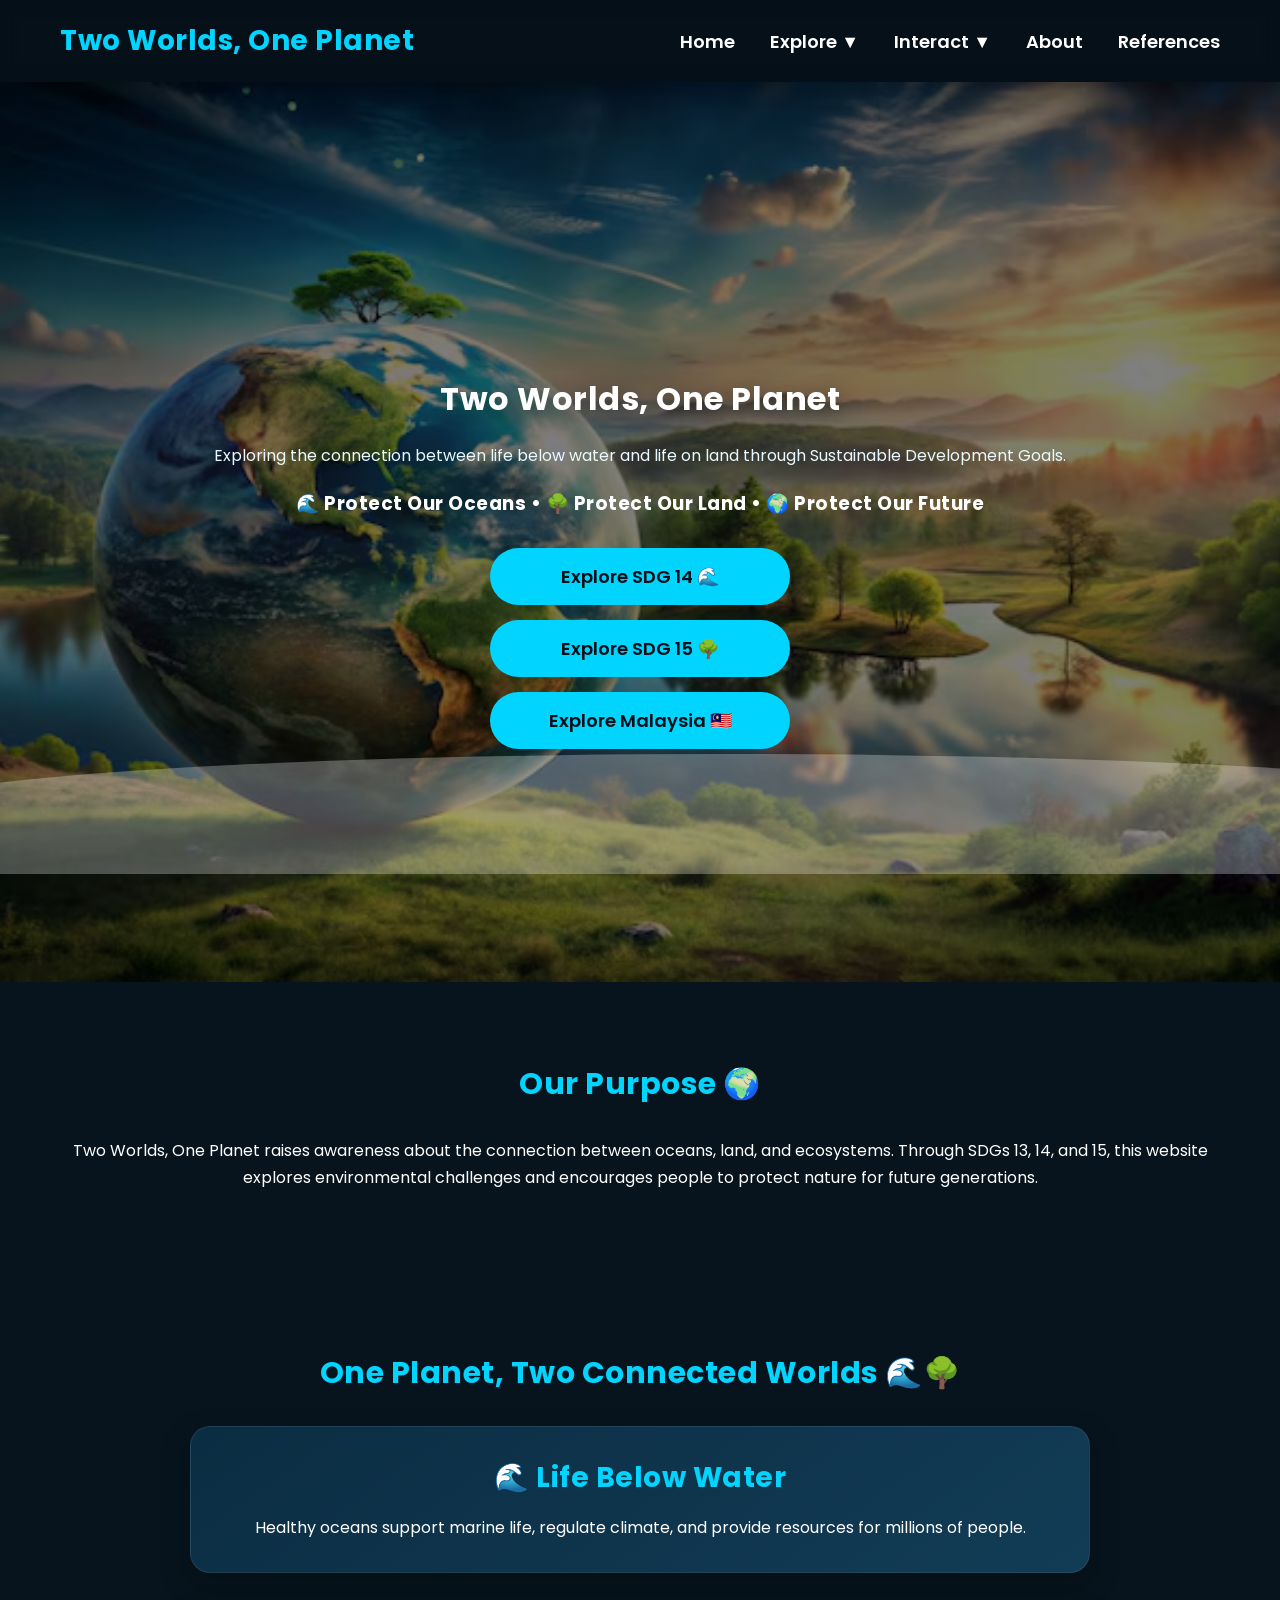
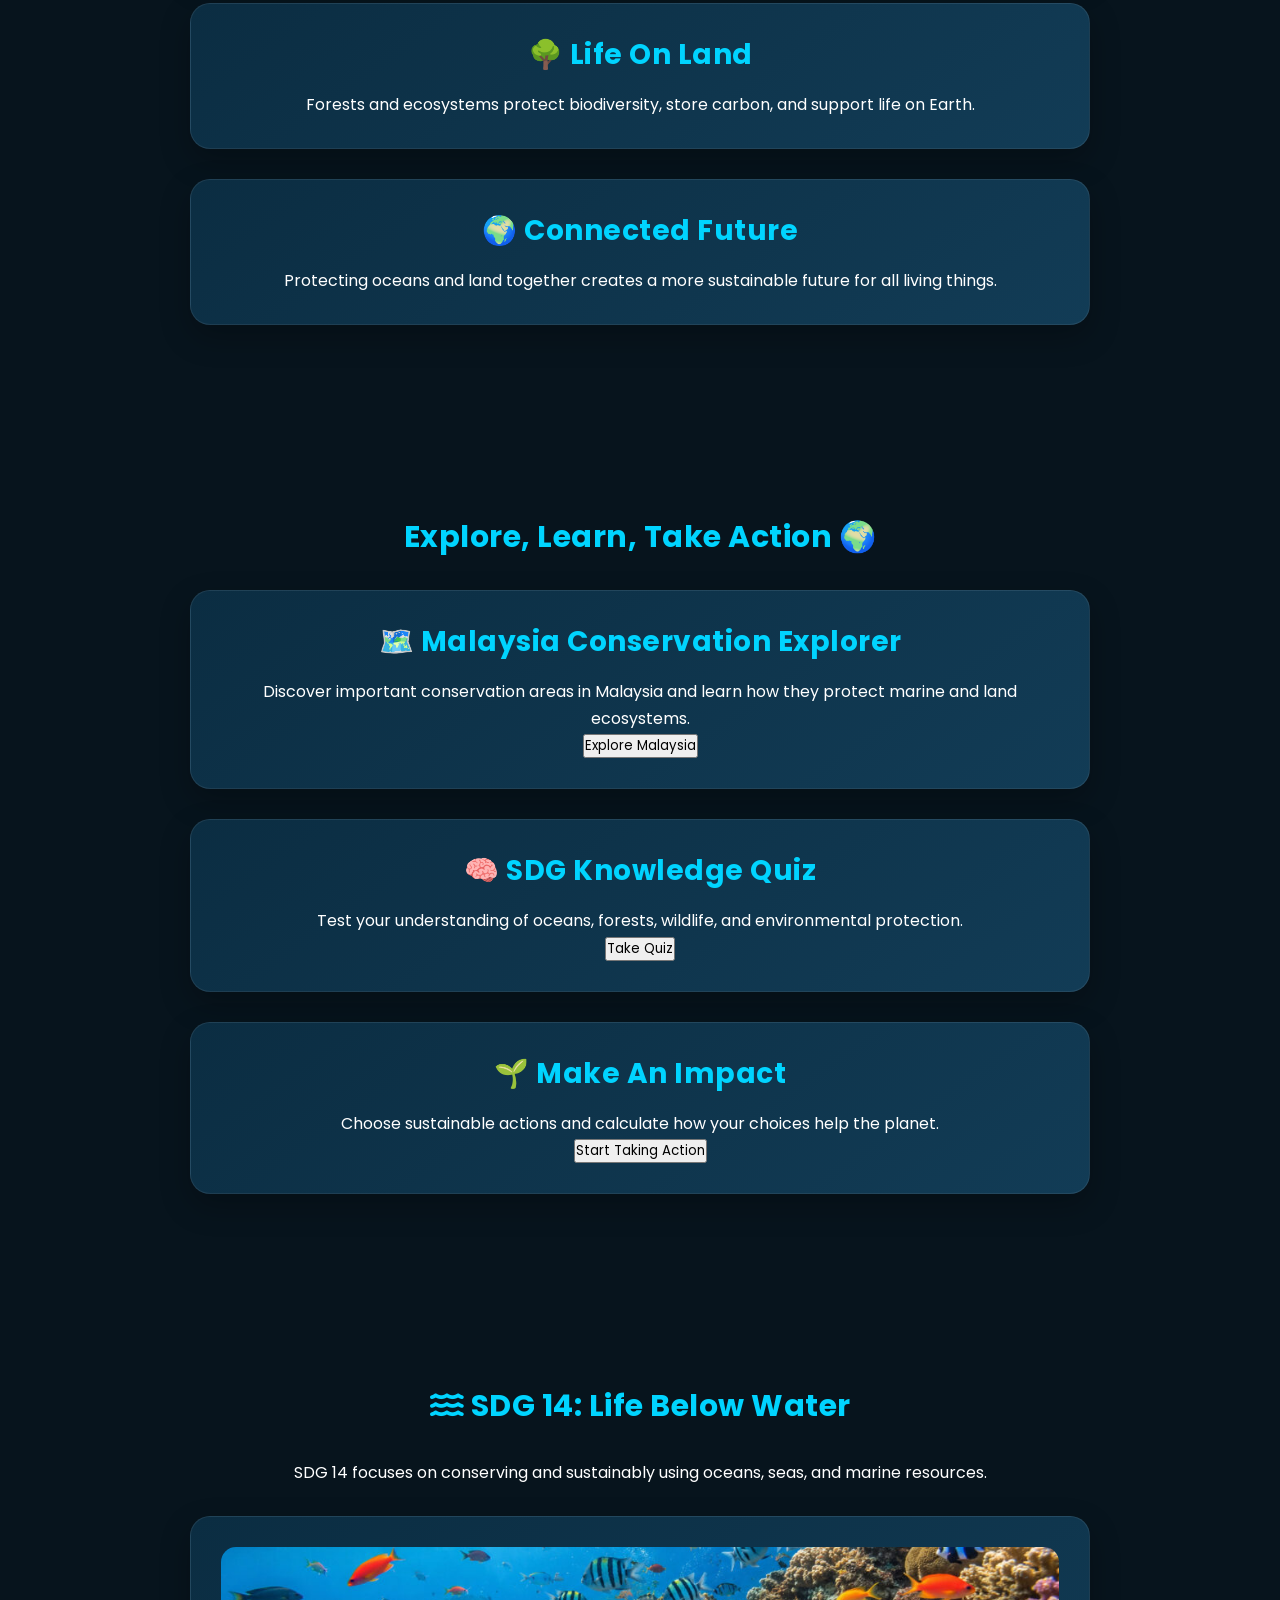
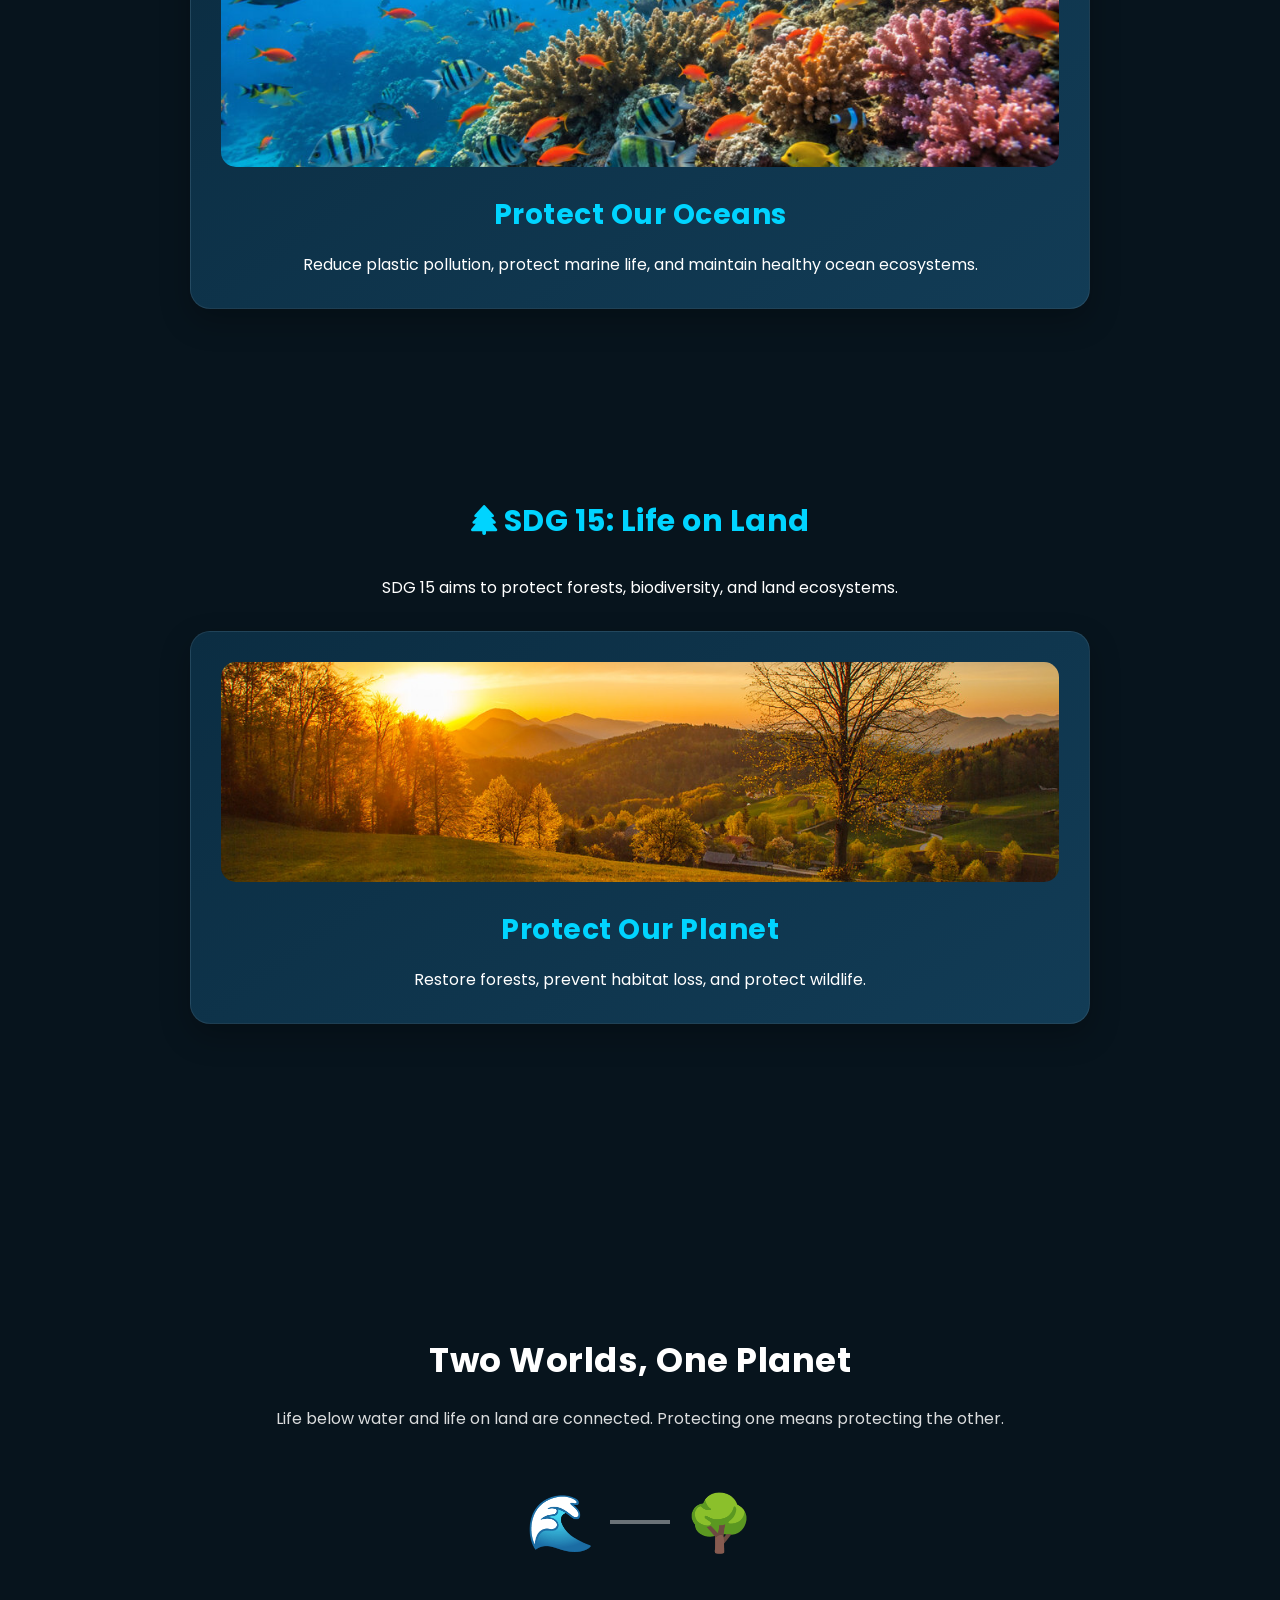
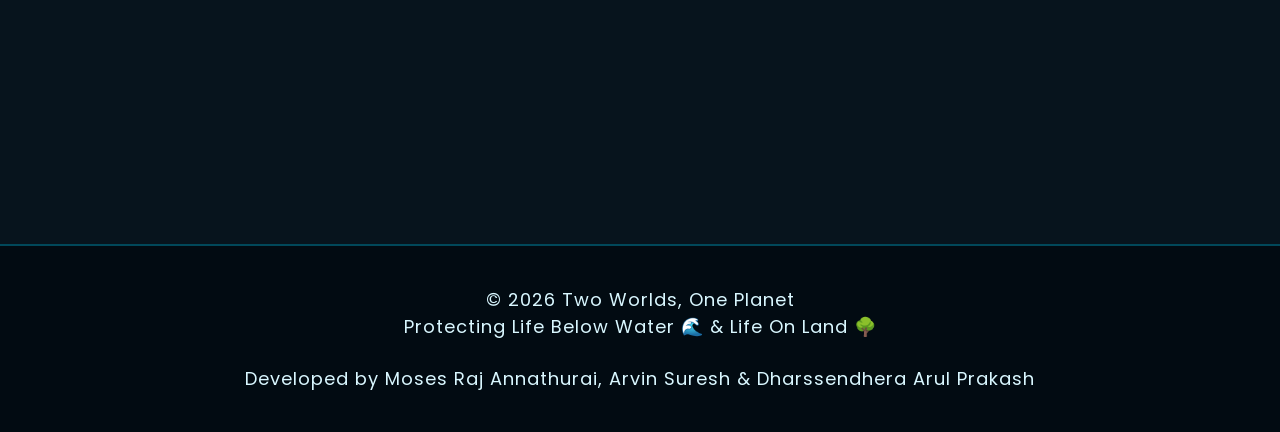
<file: index.HTML>
<!DOCTYPE html>
<html lang="en">

<head>

    <meta charset="UTF-8">
    <meta name="viewport" content="width=device-width, initial-scale=1.0">

    <title>Two Worlds, One Planet</title>

    <!-- Google Font -->
    <link href="https://fonts.googleapis.com/css2?family=Poppins:wght@300;400;600;700&display=swap" rel="stylesheet">

    <!-- Icons -->
    <link rel="stylesheet" href="https://cdnjs.cloudflare.com/ajax/libs/font-awesome/6.5.2/css/all.min.css">

    <!-- CSS -->
    <link rel="stylesheet" href="style.css">

</head>


<body>


<!-- Navigation Bar -->

<nav>

    <h2>Two Worlds, One Planet</h2>

    <ul>

        <li>
            <a href="index.html">Home</a>
        </li>


        <li class="dropdown">

            <a href="#">Explore ▼</a>

            <ul class="dropdown-menu">

                <li><a href="pages/sdg14.html">SDG 14</a></li>

                <li><a href="pages/sdg15.html">SDG 15</a></li>

                <li><a href="pages/malaysia.html">Malaysia</a></li>

                <li><a href="pages/endangered.html">Species</a></li>

            </ul>

        </li>


        <li class="dropdown">

            <a href="#">Interact ▼</a>

            <ul class="dropdown-menu">

                <li><a href="pages/quiz.html">Quiz</a></li>

                <li><a href="pages/take-action.html">Take Action</a></li>

                <li><a href="pages/impact.html">Impact</a></li>

            </ul>

        </li>


        <li>
            <a href="pages/about.html">About</a>
        </li>


        <li>
            <a href="pages/references.html">References</a>
        </li>


    </ul>

</nav>

<!-- Home Section -->
<section id="home" class="hero">

    <img src="images/cloud.png" class="cloud cloud1" >
    <img src="images/cloud.png" class="cloud cloud2">
    <img src="images/cloud.png" class="cloud cloud3">



<div class="bubbles">

    <span></span>
    <span></span>
    <span></span>
    <span></span>
    <span></span>

</div>

<div class="particles">

    <span></span>
    <span></span>
    <span></span>
    <span></span>
    <span></span>
    <span></span>
    <span></span>
    <span></span>

</div>

<div class="hero-content">

    <div class="hero-content">

        <h1>Two Worlds, One Planet</h1>

        <p>
            Exploring the connection between life below water
            and life on land through Sustainable Development Goals.
        </p>

        <h3>
            🌊 Protect Our Oceans • 🌳 Protect Our Land • 🌍 Protect Our Future
        </h3>

        <div class="hero-buttons">

            <a href="pages/sdg14.html">
                <button>Explore SDG 14 🌊</button>
            </a>

            <a href="pages/sdg15.html">
                <button>Explore SDG 15 🌳</button>
            </a>

            <a href="pages/malaysia.html">
                <button>Explore Malaysia 🇲🇾</button>
            </a>

        </div>

    </div>
<div class="waves wave1"></div>
<div class="waves wave2"></div>
</section>

<section class="sdg-section">

    <h2>Our Purpose 🌍</h2>

    <p>
        Two Worlds, One Planet raises awareness about the connection between oceans, land, and ecosystems. Through SDGs 13, 14, and 15, this website explores environmental challenges and encourages people to protect nature for future generations.
    </p>

</section>



<section class="sdg-section">

<h2>One Planet, Two Connected Worlds 🌊🌳</h2>


<div class="card">

<h3>🌊 Life Below Water</h3>

<p>
Healthy oceans support marine life, regulate climate,
and provide resources for millions of people.
</p>

</div>



<div class="card">

<h3>🌳 Life On Land</h3>

<p>
Forests and ecosystems protect biodiversity,
store carbon, and support life on Earth.
</p>

</div>



<div class="card">

<h3>🌍 Connected Future</h3>

<p>
Protecting oceans and land together creates a more
sustainable future for all living things.
</p>

</div>


</section>

<section class="sdg-section">

<h2>Explore, Learn, Take Action 🌍</h2>


<div class="card">

<h3>🗺️ Malaysia Conservation Explorer</h3>

<p>
Discover important conservation areas in Malaysia
and learn how they protect marine and land ecosystems.
</p>

<a href="pages/malaysia.html">
<button>Explore Malaysia</button>
</a>

</div>



<div class="card">

<h3>🧠 SDG Knowledge Quiz</h3>

<p>
Test your understanding of oceans, forests,
wildlife, and environmental protection.
</p>

<a href="pages/quiz.html">
<button>Take Quiz</button>
</a>

</div>




<div class="card">

<h3>🌱 Make An Impact</h3>

<p>
Choose sustainable actions and calculate
how your choices help the planet.
</p>

<a href="pages/take-action.html">
<button>Start Taking Action</button>
</a>

</div>


</section>



<!-- SDG 14 Section -->

<section id="sdg14" class="sdg-section sdg14-section">


    <h2>
        <i class="fa-solid fa-water"></i>
        SDG 14: Life Below Water
    </h2>


    <p>
        SDG 14 focuses on conserving and sustainably using
        oceans, seas, and marine resources.
    </p>


   <div class="card">

<img src="images/ocean.jpg" alt="Life Below Water">

<h3>Protect Our Oceans</h3>

<p>
Reduce plastic pollution, protect marine life,
and maintain healthy ocean ecosystems.
</p>

</div>


</section>





<!-- SDG 15 Section -->

<section id="sdg15" class="sdg-section sdg15-section">


    <h2>
        <i class="fa-solid fa-tree"></i>
        SDG 15: Life on Land
    </h2>


    <p>
        SDG 15 aims to protect forests,
        biodiversity, and land ecosystems.
    </p>



<div class="card">

<img src="images/forest.jpg" alt="Life on Land">

<h3>Protect Our Planet</h3>

<p>
Restore forests, prevent habitat loss,
and protect wildlife.
</p>

</div>


</section>

<section class="world-transition">

    <div class="transition-content ">

        <h2>
            Two Worlds, One Planet
        </h2>

        <p>
            Life below water and life on land are connected.
            Protecting one means protecting the other.
        </p>


        <div class="world-icons">

            <span>🌊</span>

            <div class="connection-line"></div>

            <span>🌳</span>

        </div>

    </div>

</section>

<footer>

    <p>© 2026 Two Worlds, One Planet</p>

    <p>Protecting Life Below Water 🌊 & Life On Land 🌳</p>

    <br>

    <p>
        Developed by Moses Raj Annathurai,
        Arvin Suresh & Dharssendhera Arul Prakash
    </p>

</footer>


<script src="script.js"></script>


</body>

</html>
</file>
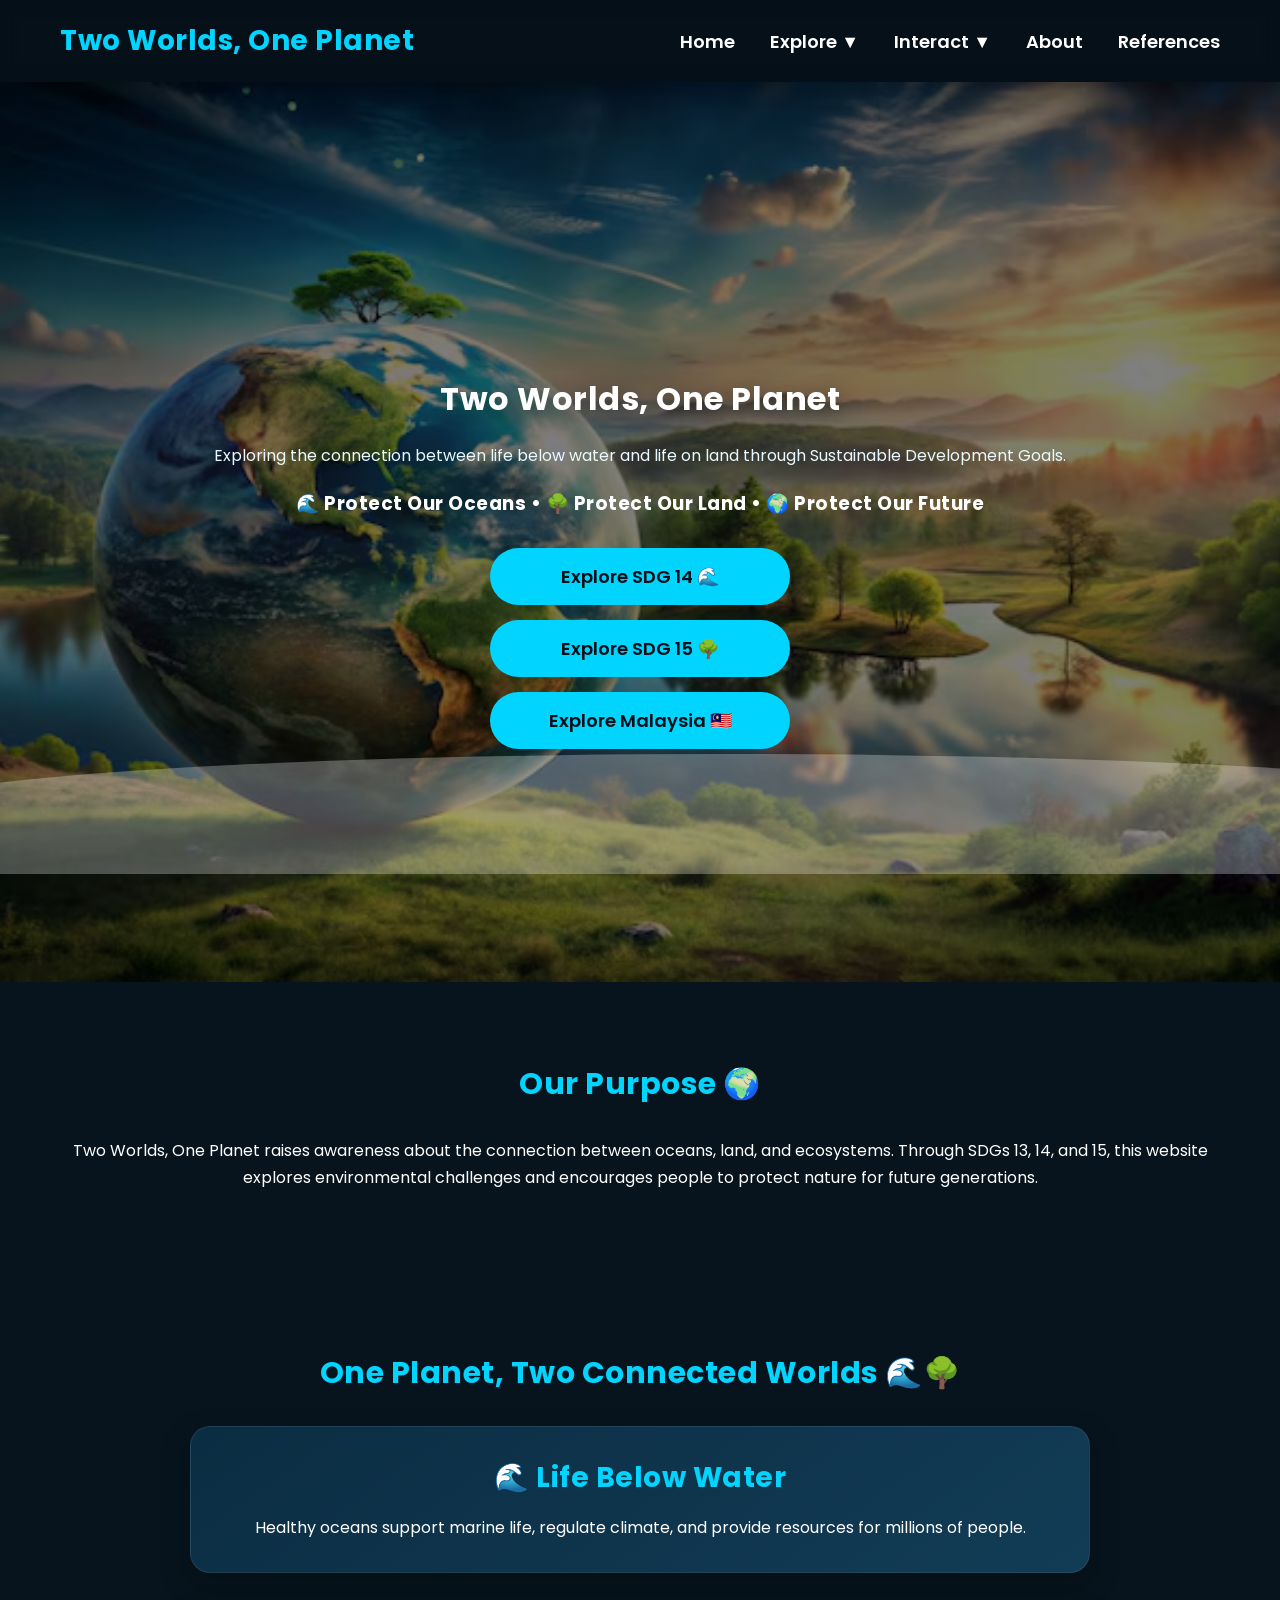
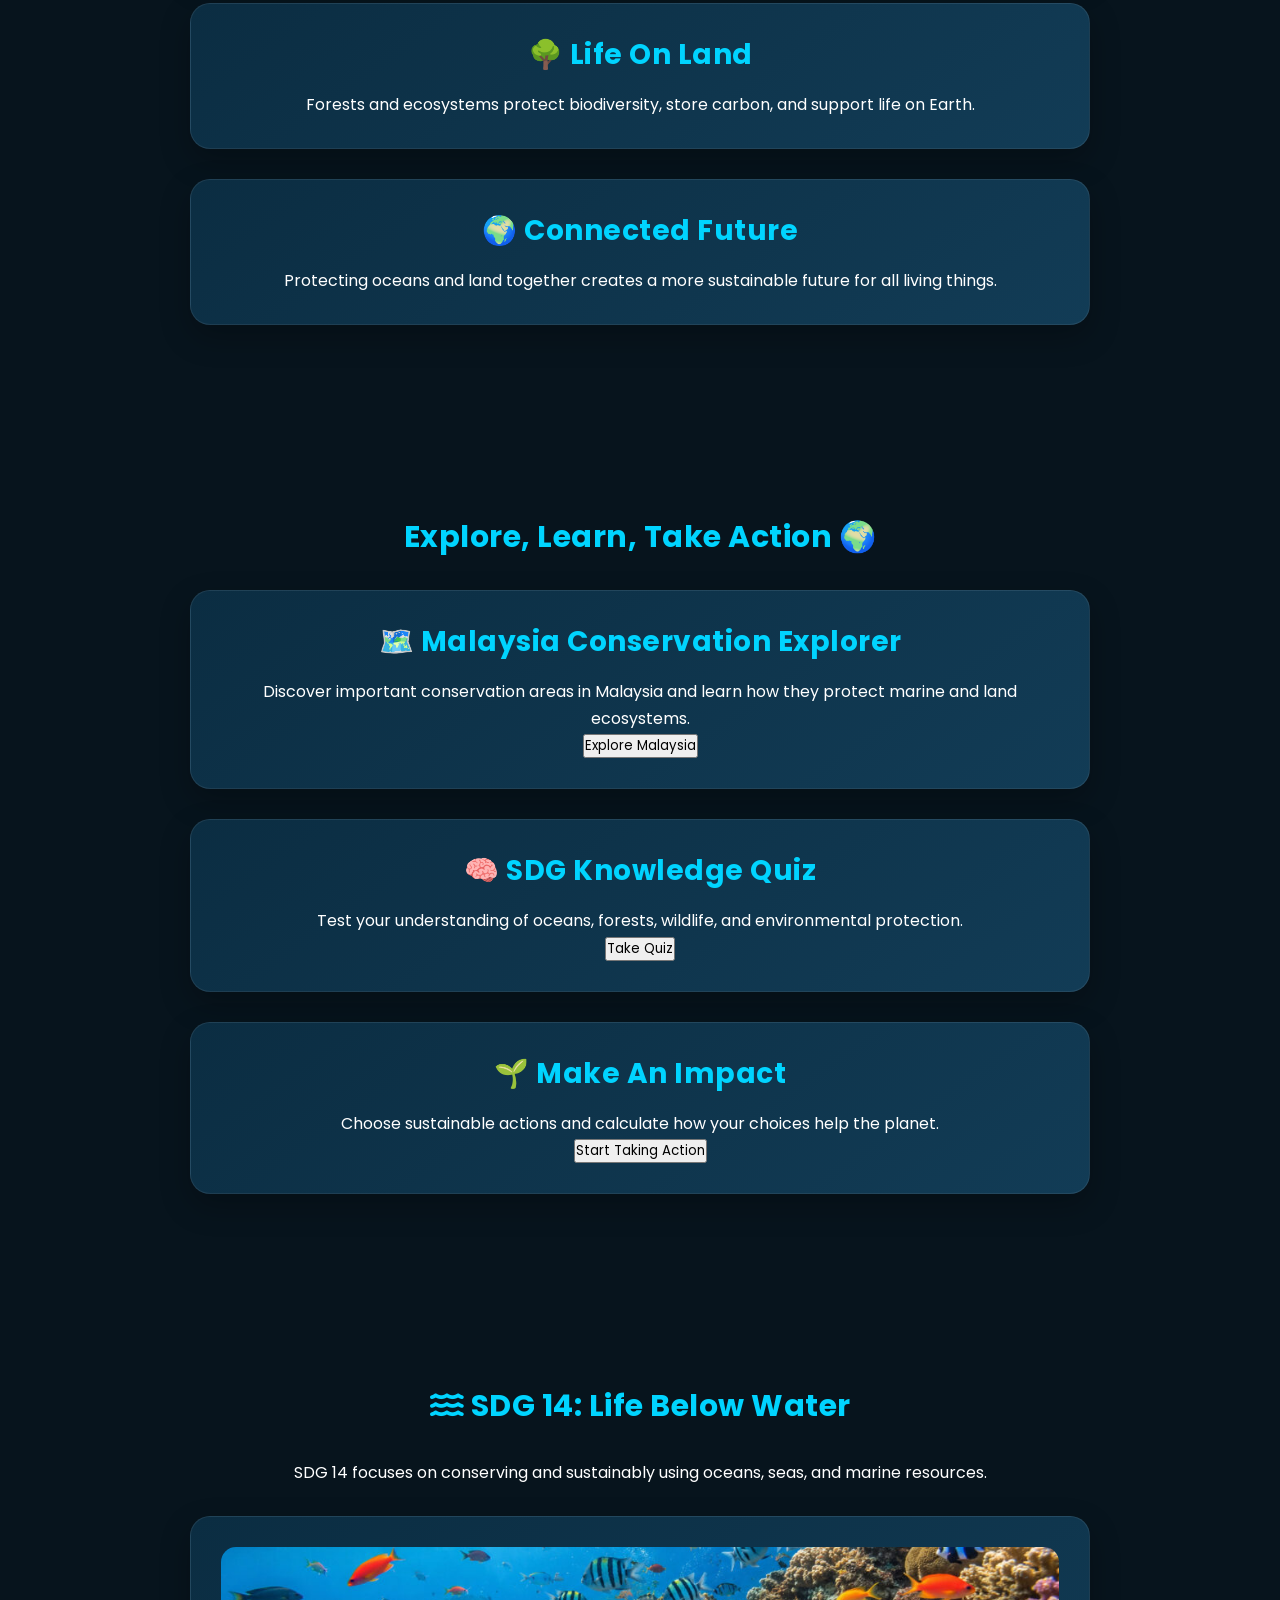
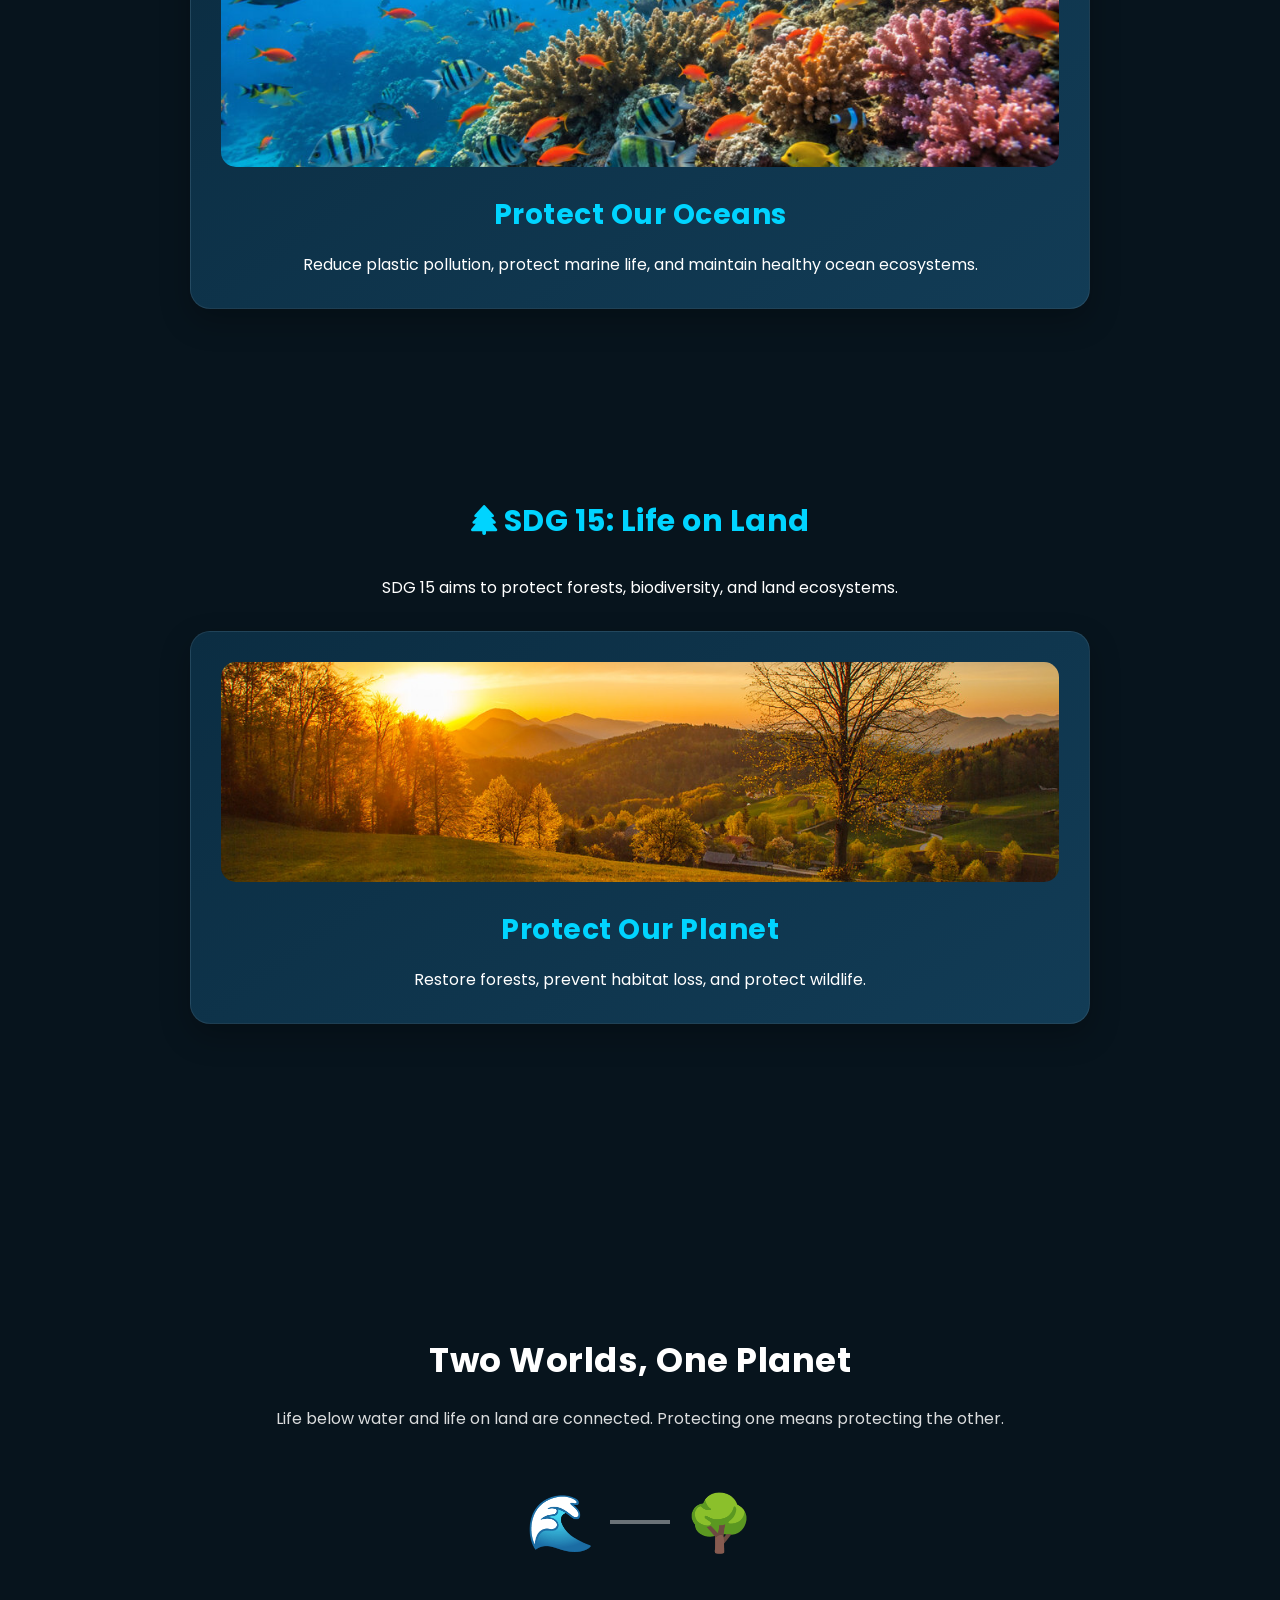
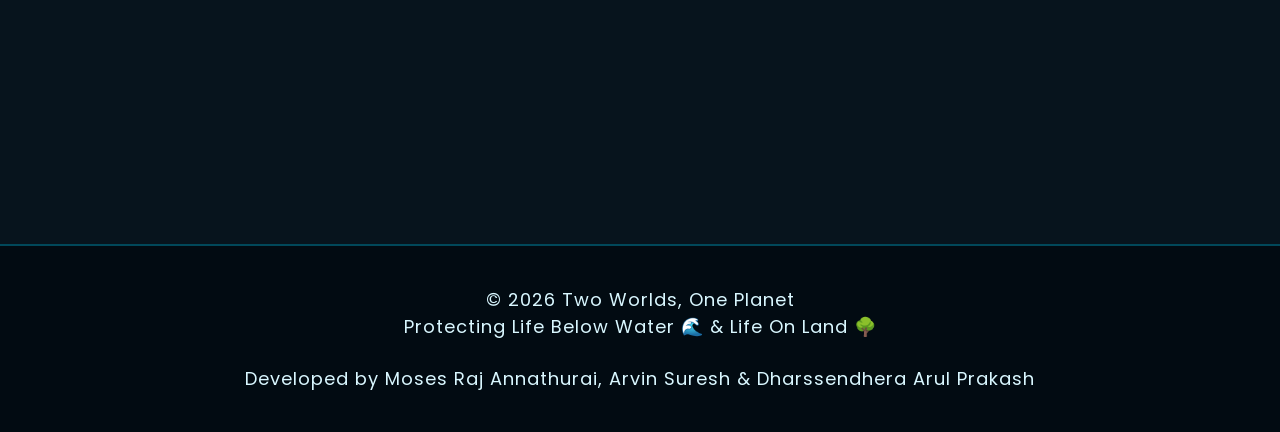
<file: index.html>
<!DOCTYPE html>
<html lang="en">

<head>

    <meta charset="UTF-8">
    <meta name="viewport" content="width=device-width, initial-scale=1.0">

    <title>Two Worlds, One Planet</title>

    <!-- Google Font -->
    <link href="https://fonts.googleapis.com/css2?family=Poppins:wght@300;400;600;700&display=swap" rel="stylesheet">

    <!-- Icons -->
    <link rel="stylesheet" href="https://cdnjs.cloudflare.com/ajax/libs/font-awesome/6.5.2/css/all.min.css">

    <!-- CSS -->
    <link rel="stylesheet" href="style.css">

</head>


<body>


<!-- Navigation Bar -->

<nav>

    <h2>Two Worlds, One Planet</h2>

    <ul>

        <li>
            <a href="index.html">Home</a>
        </li>


        <li class="dropdown">

            <a href="#">Explore ▼</a>

            <ul class="dropdown-menu">

                <li><a href="pages/sdg14.html">SDG 14</a></li>

                <li><a href="pages/sdg15.html">SDG 15</a></li>

                <li><a href="pages/malaysia.html">Malaysia</a></li>

                <li><a href="pages/endangered.html">Species</a></li>

            </ul>

        </li>


        <li class="dropdown">

            <a href="#">Interact ▼</a>

            <ul class="dropdown-menu">

                <li><a href="pages/quiz.html">Quiz</a></li>

                <li><a href="pages/take-action.html">Take Action</a></li>

                <li><a href="pages/impact.html">Impact</a></li>

            </ul>

        </li>


        <li>
            <a href="pages/about.html">About</a>
        </li>


        <li>
            <a href="pages/references.html">References</a>
        </li>


    </ul>

</nav>

<!-- Home Section -->
<section id="home" class="hero">

    <img src="images/cloud.png" class="cloud cloud1" >
    <img src="images/cloud.png" class="cloud cloud2">
    <img src="images/cloud.png" class="cloud cloud3">



<div class="bubbles">

    <span></span>
    <span></span>
    <span></span>
    <span></span>
    <span></span>

</div>

<div class="particles">

    <span></span>
    <span></span>
    <span></span>
    <span></span>
    <span></span>
    <span></span>
    <span></span>
    <span></span>

</div>

<div class="hero-content">

    <div class="hero-content">

        <h1>Two Worlds, One Planet</h1>

        <p>
            Exploring the connection between life below water
            and life on land through Sustainable Development Goals.
        </p>

        <h3>
            🌊 Protect Our Oceans • 🌳 Protect Our Land • 🌍 Protect Our Future
        </h3>

        <div class="hero-buttons">

            <a href="pages/sdg14.html">
                <button>Explore SDG 14 🌊</button>
            </a>

            <a href="pages/sdg15.html">
                <button>Explore SDG 15 🌳</button>
            </a>

            <a href="pages/malaysia.html">
                <button>Explore Malaysia 🇲🇾</button>
            </a>

        </div>

    </div>
<div class="waves wave1"></div>
<div class="waves wave2"></div>
</section>

<section class="sdg-section">

    <h2>Our Purpose 🌍</h2>

    <p>
        Two Worlds, One Planet raises awareness about the connection between oceans, land, and ecosystems. Through SDGs 13, 14, and 15, this website explores environmental challenges and encourages people to protect nature for future generations.
    </p>

</section>



<section class="sdg-section">

<h2>One Planet, Two Connected Worlds 🌊🌳</h2>


<div class="card">

<h3>🌊 Life Below Water</h3>

<p>
Healthy oceans support marine life, regulate climate,
and provide resources for millions of people.
</p>

</div>



<div class="card">

<h3>🌳 Life On Land</h3>

<p>
Forests and ecosystems protect biodiversity,
store carbon, and support life on Earth.
</p>

</div>



<div class="card">

<h3>🌍 Connected Future</h3>

<p>
Protecting oceans and land together creates a more
sustainable future for all living things.
</p>

</div>


</section>

<section class="sdg-section">

<h2>Explore, Learn, Take Action 🌍</h2>


<div class="card">

<h3>🗺️ Malaysia Conservation Explorer</h3>

<p>
Discover important conservation areas in Malaysia
and learn how they protect marine and land ecosystems.
</p>

<a href="pages/malaysia.html">
<button>Explore Malaysia</button>
</a>

</div>



<div class="card">

<h3>🧠 SDG Knowledge Quiz</h3>

<p>
Test your understanding of oceans, forests,
wildlife, and environmental protection.
</p>

<a href="pages/quiz.html">
<button>Take Quiz</button>
</a>

</div>




<div class="card">

<h3>🌱 Make An Impact</h3>

<p>
Choose sustainable actions and calculate
how your choices help the planet.
</p>

<a href="pages/take-action.html">
<button>Start Taking Action</button>
</a>

</div>


</section>



<!-- SDG 14 Section -->

<section id="sdg14" class="sdg-section sdg14-section">


    <h2>
        <i class="fa-solid fa-water"></i>
        SDG 14: Life Below Water
    </h2>


    <p>
        SDG 14 focuses on conserving and sustainably using
        oceans, seas, and marine resources.
    </p>


   <div class="card">

<img src="images/ocean.jpg" alt="Life Below Water">

<h3>Protect Our Oceans</h3>

<p>
Reduce plastic pollution, protect marine life,
and maintain healthy ocean ecosystems.
</p>

</div>


</section>





<!-- SDG 15 Section -->

<section id="sdg15" class="sdg-section sdg15-section">


    <h2>
        <i class="fa-solid fa-tree"></i>
        SDG 15: Life on Land
    </h2>


    <p>
        SDG 15 aims to protect forests,
        biodiversity, and land ecosystems.
    </p>



<div class="card">

<img src="images/forest.jpg" alt="Life on Land">

<h3>Protect Our Planet</h3>

<p>
Restore forests, prevent habitat loss,
and protect wildlife.
</p>

</div>


</section>

<section class="world-transition">

    <div class="transition-content ">

        <h2>
            Two Worlds, One Planet
        </h2>

        <p>
            Life below water and life on land are connected.
            Protecting one means protecting the other.
        </p>


        <div class="world-icons">

            <span>🌊</span>

            <div class="connection-line"></div>

            <span>🌳</span>

        </div>

    </div>

</section>

<footer>

    <p>© 2026 Two Worlds, One Planet</p>

    <p>Protecting Life Below Water 🌊 & Life On Land 🌳</p>

    <br>

    <p>
        Developed by Moses Raj Annathurai,
        Arvin Suresh & Dharssendhera Arul Prakash
    </p>

</footer>


<script src="script.js"></script>


</body>

</html>
</file>
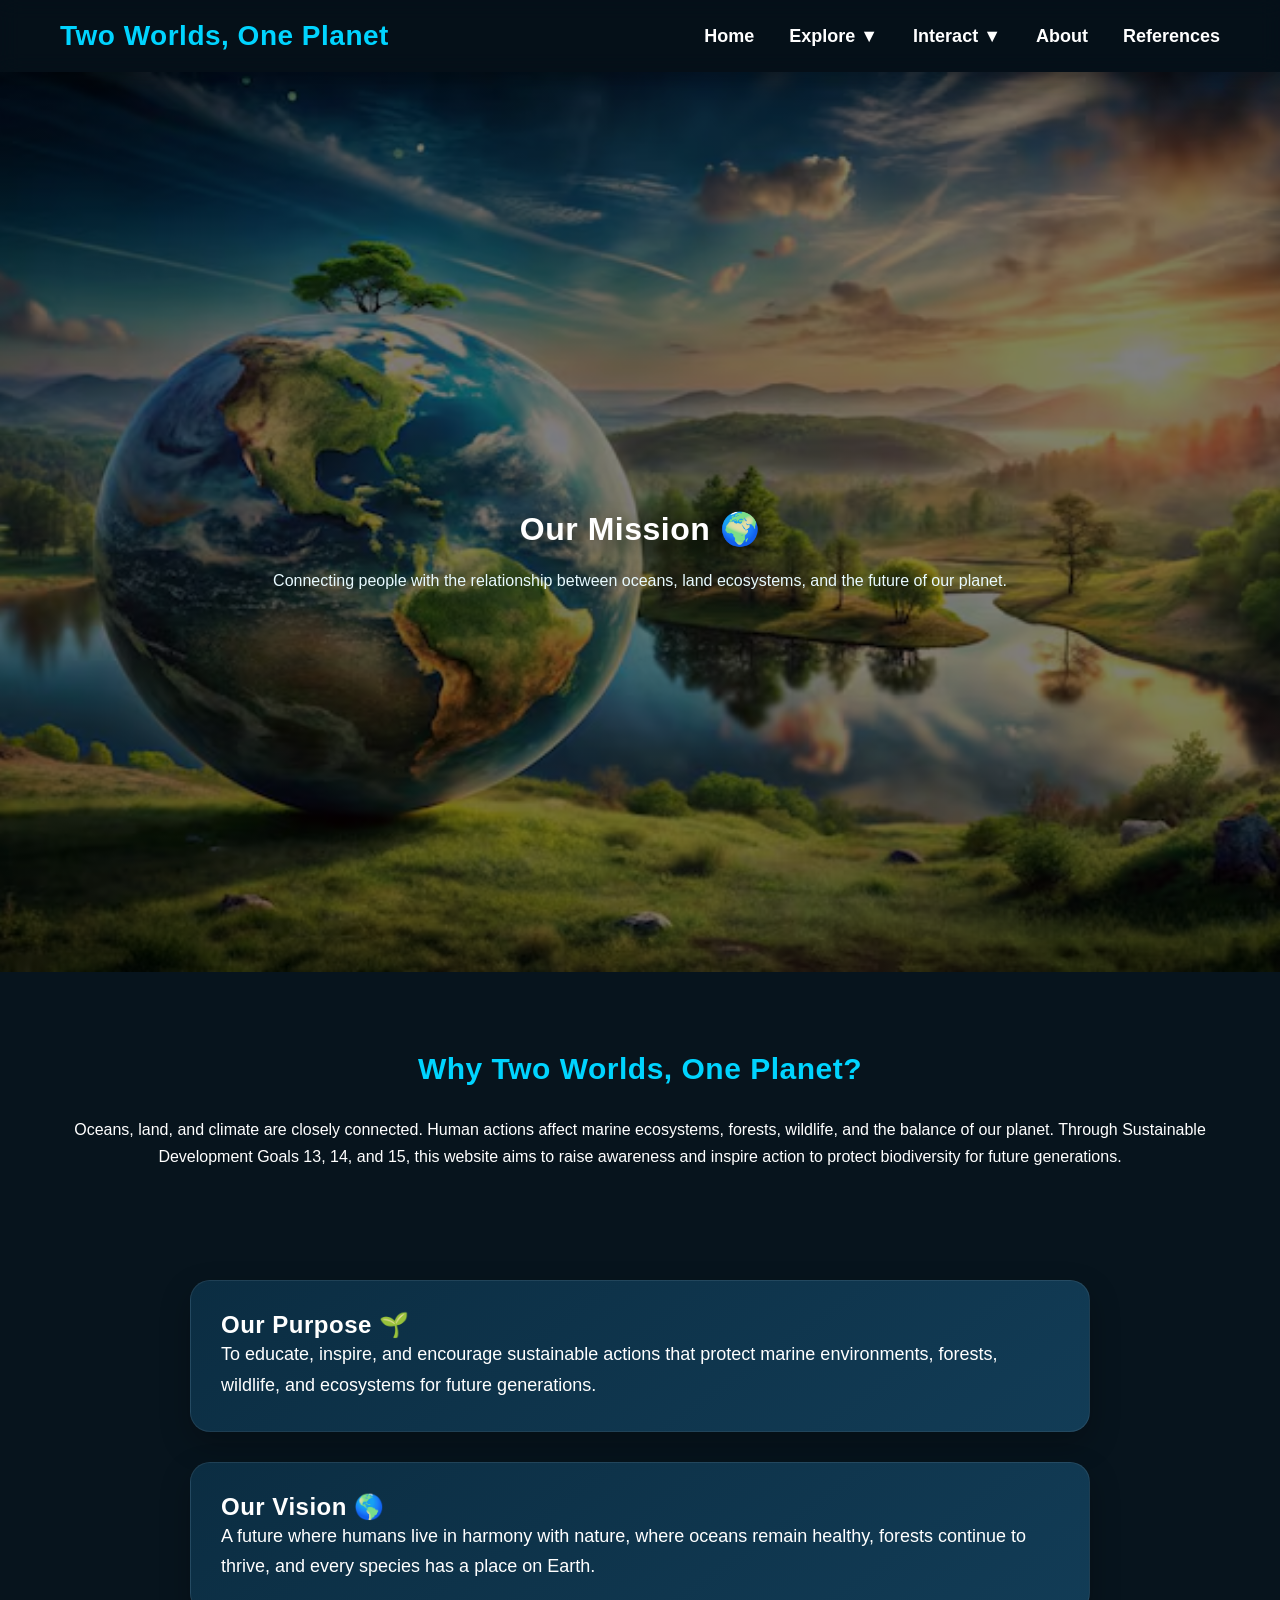
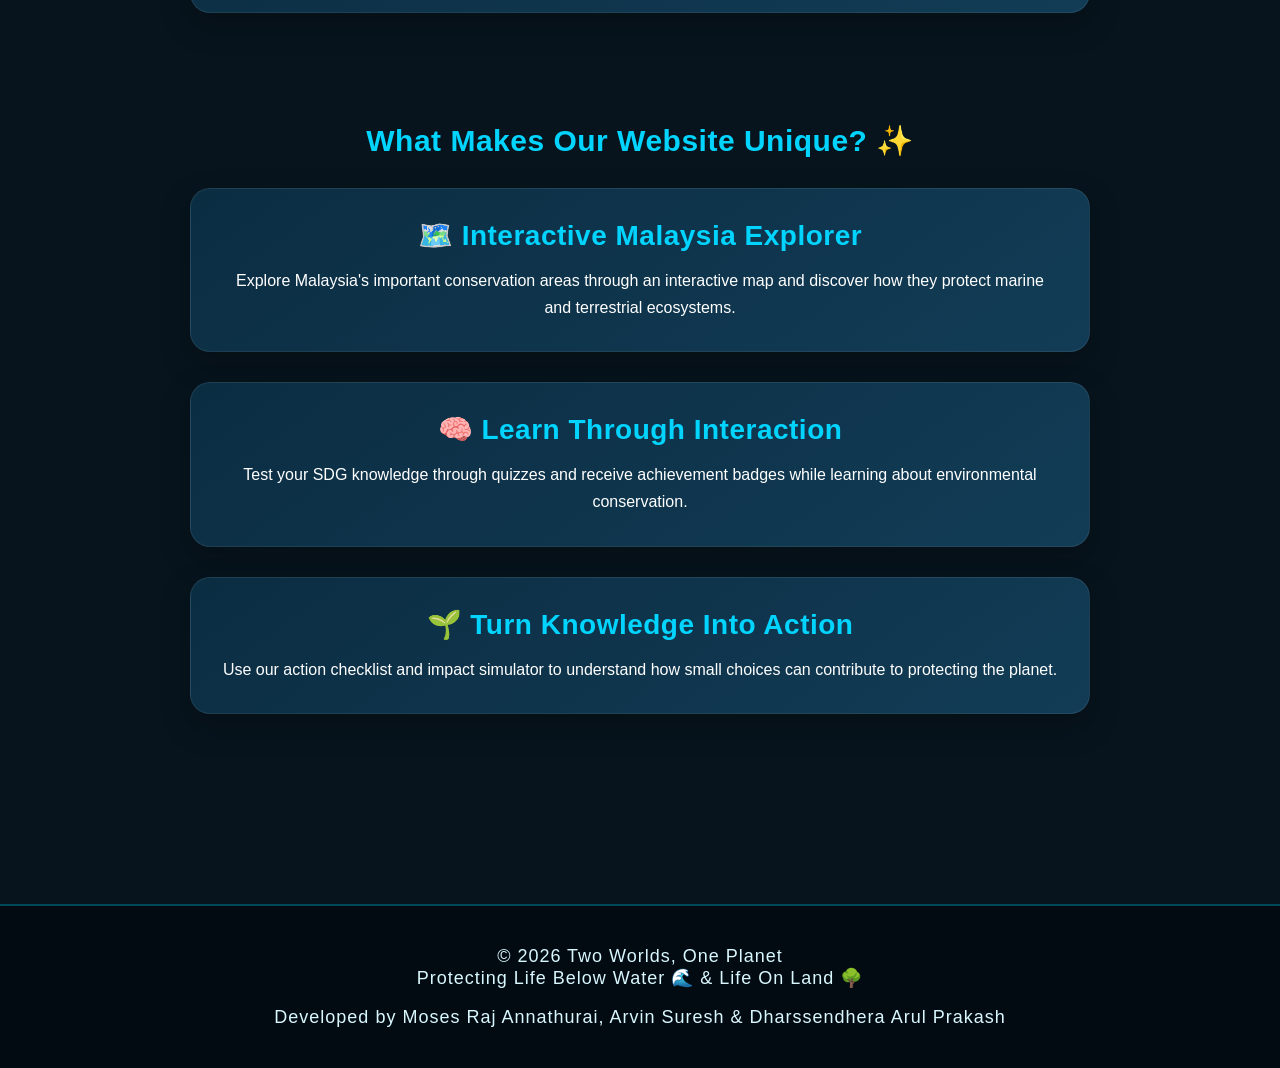
<file: pages/about.html>
<!DOCTYPE html>
<html lang="en">

<head>

<meta charset="UTF-8">
<meta name="viewport" content="width=device-width, initial-scale=1.0">

<title>About | Two Worlds, One Planet</title>

<link rel="stylesheet" href="../style.css">

</head>


<body>


<nav>
    <h2>Two Worlds, One Planet</h2>

    <ul>

       <li>
    <a href="../index.html">Home</a>
</li>

        <li class="dropdown">

            <a href="#">Explore ▼</a>

            <ul class="dropdown-menu">

                <li><a href="sdg14.html">SDG 14</a></li>
                <li><a href="sdg15.html">SDG 15</a></li>
                <li><a href="malaysia.html">Malaysia</a></li>
                <li><a href="endangered.html">Species</a></li>

            </ul>

        </li>

        <li class="dropdown">

            <a href="#">Interact ▼</a>

            <ul class="dropdown-menu">

                <li><a href="quiz.html">Quiz</a></li>
                <li><a href="take-action.html">Take Action</a></li>
                <li><a href="impact.html">Impact</a></li>

            </ul>

        </li>

        <li>
            <a href="about.html">About</a>
        </li>

        <li>
            <a href="references.html">References</a>
        </li>

    </ul>

</nav>


<section class="hero">

<div class="particles">

    <span></span>
    <span></span>
    <span></span>
    <span></span>
    <span></span>
    <span></span>
    <span></span>
    <span></span>

</div>

<div class="hero-content">

<h1>Our Mission 🌍</h1>

<p>
Connecting people with the relationship between oceans,
land ecosystems, and the future of our planet.
</p>

</div>

</section>



<section class="sdg-section">


<h2>Why Two Worlds, One Planet?</h2>


<p>

Oceans, land, and climate are closely connected. Human actions affect marine ecosystems, forests, wildlife, and the balance of our planet. Through Sustainable Development Goals 13, 14, and 15, this website aims to raise awareness and inspire action to protect biodiversity for future generations.

</p>


</section>




<section class="card">


<h2>Our Purpose 🌱</h2>


<p>

To educate, inspire, and encourage sustainable actions
that protect marine environments, forests, wildlife,
and ecosystems for future generations.

</p>


</section>





<section class="card">


<h2>Our Vision 🌎</h2>


<p>

A future where humans live in harmony with nature,
where oceans remain healthy, forests continue to thrive,
and every species has a place on Earth.

</p>


</section>

<section class="sdg-section">

<h2>What Makes Our Website Unique? ✨</h2>


<div class="card">


<h3>🗺️ Interactive Malaysia Explorer</h3>

<p>
Explore Malaysia's important conservation areas
through an interactive map and discover how they
protect marine and terrestrial ecosystems.
</p>


</div>




<div class="card">


<h3>🧠 Learn Through Interaction</h3>

<p>
Test your SDG knowledge through quizzes and
receive achievement badges while learning about
environmental conservation.
</p>


</div>




<div class="card">


<h3>🌱 Turn Knowledge Into Action</h3>

<p>
Use our action checklist and impact simulator
to understand how small choices can contribute
to protecting the planet.
</p>


</div>


</section>

<footer>

    <p>© 2026 Two Worlds, One Planet</p>

    <p>Protecting Life Below Water 🌊 & Life On Land 🌳</p>

    <br>

    <p>
        Developed by Moses Raj Annathurai,
        Arvin Suresh & Dharssendhera Arul Prakash
    </p>

</footer>

</body>

</html>
</file>
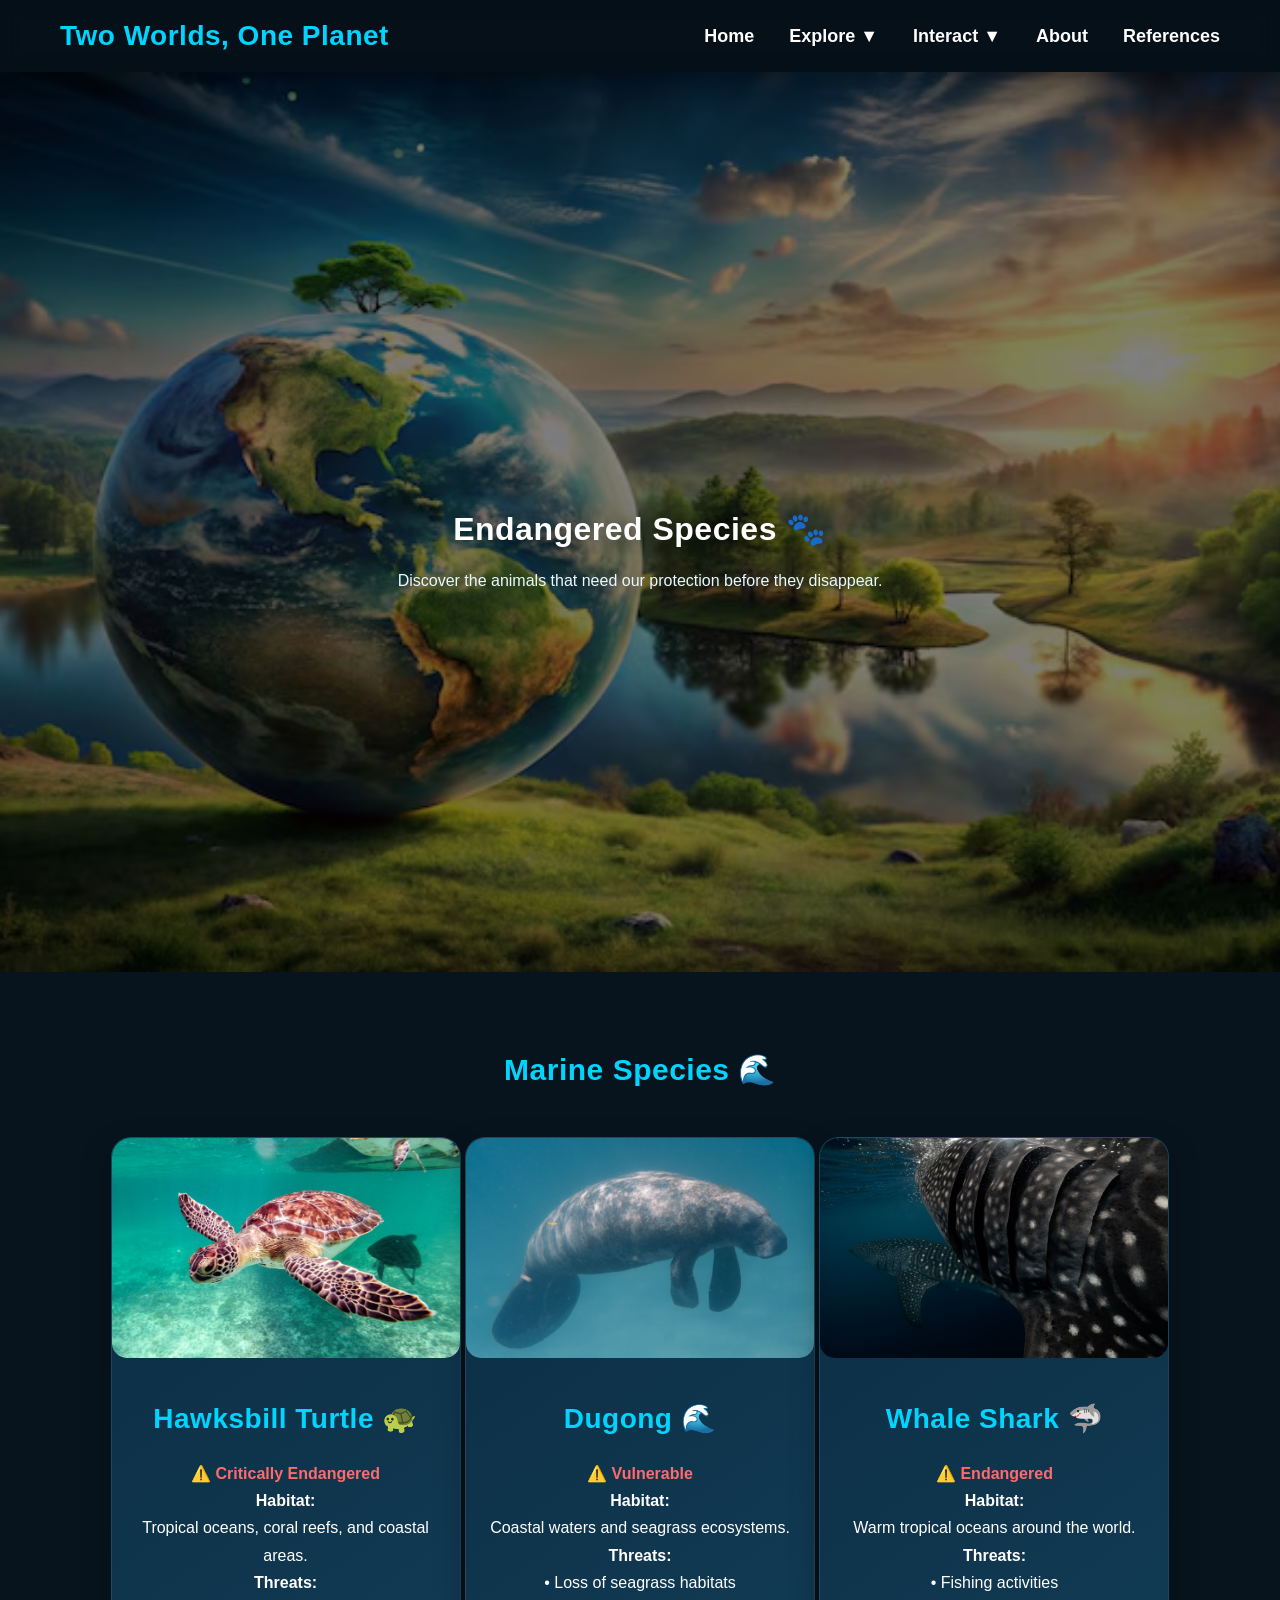
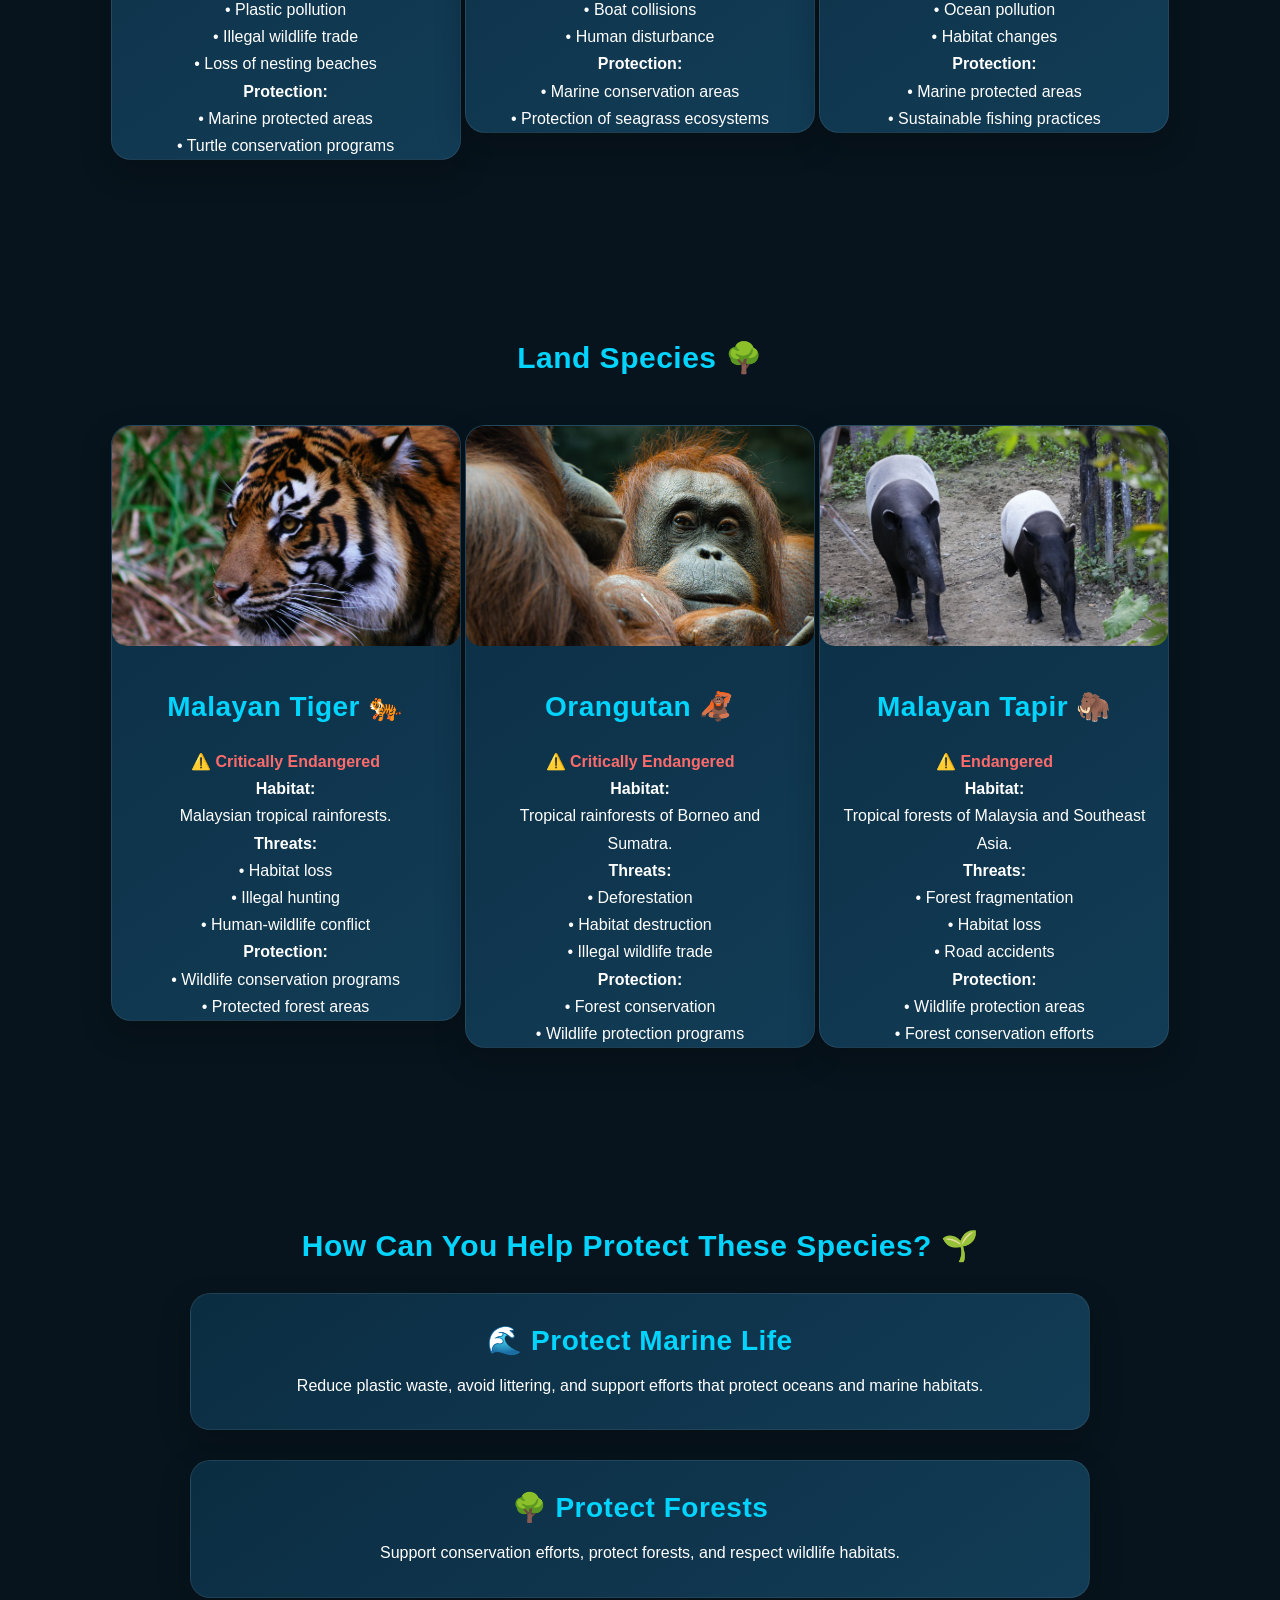
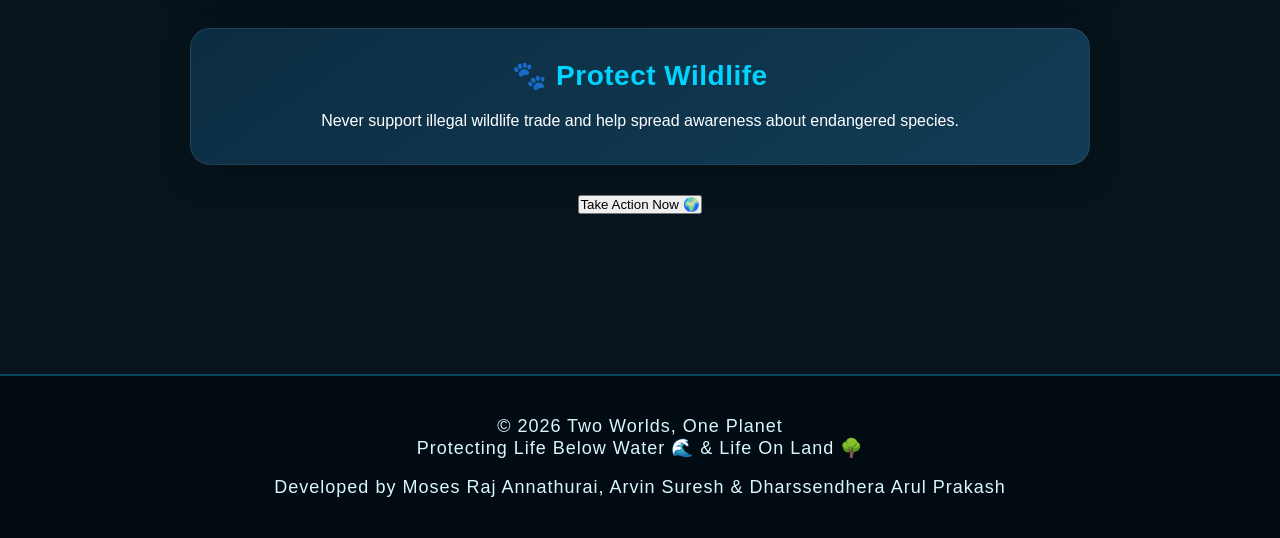
<file: pages/endangered.html>
<!DOCTYPE html>
<html lang="en">

<head>

<meta charset="UTF-8">
<meta name="viewport" content="width=device-width, initial-scale=1.0">

<title>Endangered Species | Two Worlds, One Planet</title>

<link rel="stylesheet" href="../style.css">

</head>


<body>


<nav>
    <h2>Two Worlds, One Planet</h2>

    <ul>

       <li>
    <a href="../index.html">Home</a>
</li>

        <li class="dropdown">

            <a href="#">Explore ▼</a>

            <ul class="dropdown-menu">

                <li><a href="sdg14.html">SDG 14</a></li>
                <li><a href="/sdg15.html">SDG 15</a></li>
                <li><a href="malaysia.html">Malaysia</a></li>
                <li><a href="endangered.html">Species</a></li>

            </ul>

        </li>

        <li class="dropdown">

            <a href="#">Interact ▼</a>

            <ul class="dropdown-menu">

                <li><a href="quiz.html">Quiz</a></li>
                <li><a href="take-action.html">Take Action</a></li>
                <li><a href="impact.html">Impact</a></li>

            </ul>

        </li>

        <li>
            <a href="about.html">About</a>
        </li>

        <li>
            <a href="references.html">References</a>
        </li>

    </ul>

</nav>




<section class="hero species-hero">
    

  <div class="particles">

    <span></span>
    <span></span>
    <span></span>
    <span></span>
    <span></span>
    <span></span>
    <span></span>
    <span></span>

</div>


<h1>Endangered Species 🐾</h1>

<p>
Discover the animals that need our protection before they disappear.
</p>

</section>





<section class="sdg-section">


<h2>Marine Species 🌊</h2>



<div class="card species-card">

<img src="../images/hawksbill-turtle.jpg" alt="Hawksbill Turtle">

<h3>Hawksbill Turtle 🐢</h3>

<p class="status">
⚠️ Critically Endangered
</p>

<p>
<b>Habitat:</b><br>
Tropical oceans, coral reefs, and coastal areas.
</p>

<p>
<b>Threats:</b><br>
• Plastic pollution<br>
• Illegal wildlife trade<br>
• Loss of nesting beaches
</p>

<p>
<b>Protection:</b><br>
• Marine protected areas<br>
• Turtle conservation programs
</p>

</div>




<div class="card species-card">

<img src="../images/dugong.jpg" alt="Dugong">

<h3>Dugong 🌊</h3>

<p class="status">
⚠️ Vulnerable
</p>

<p>
<b>Habitat:</b><br>
Coastal waters and seagrass ecosystems.
</p>

<p>
<b>Threats:</b><br>
• Loss of seagrass habitats<br>
• Boat collisions<br>
• Human disturbance
</p>

<p>
<b>Protection:</b><br>
• Marine conservation areas<br>
• Protection of seagrass ecosystems
</p>

</div>




<div class="card species-card">

<img src="../images/whale-shark.jpg" alt="Whale Shark">

<h3>Whale Shark 🦈</h3>

<p class="status">
⚠️ Endangered
</p>

<p>
<b>Habitat:</b><br>
Warm tropical oceans around the world.
</p>

<p>
<b>Threats:</b><br>
• Fishing activities<br>
• Ocean pollution<br>
• Habitat changes
</p>

<p>
<b>Protection:</b><br>
• Marine protected areas<br>
• Sustainable fishing practices
</p>

</div>

</section>






<section class="sdg-section">


<h2>Land Species 🌳</h2>




<div class="card species-card">

<img src="../images/malayan-tiger.jpg" alt="Malayan Tiger">

<h3>Malayan Tiger 🐅</h3>

<p class="status">
⚠️ Critically Endangered
</p>

<p>
<b>Habitat:</b><br>
Malaysian tropical rainforests.
</p>

<p>
<b>Threats:</b><br>
• Habitat loss<br>
• Illegal hunting<br>
• Human-wildlife conflict
</p>

<p>
<b>Protection:</b><br>
• Wildlife conservation programs<br>
• Protected forest areas
</p>

</div>





<div class="card species-card">

<img src="../images/orangutan.jpg" alt="Orangutan">

<h3>Orangutan 🦧</h3>

<p class="status">
⚠️ Critically Endangered
</p>

<p>
<b>Habitat:</b><br>
Tropical rainforests of Borneo and Sumatra.
</p>

<p>
<b>Threats:</b><br>
• Deforestation<br>
• Habitat destruction<br>
• Illegal wildlife trade
</p>

<p>
<b>Protection:</b><br>
• Forest conservation<br>
• Wildlife protection programs
</p>

</div>





<div class="card species-card">

<img src="../images/malayan-tapir.jpg" alt="Malayan Tapir">

<h3>Malayan Tapir 🦣</h3>

<p class="status">
⚠️ Endangered
</p>

<p>
<b>Habitat:</b><br>
Tropical forests of Malaysia and Southeast Asia.
</p>

<p>
<b>Threats:</b><br>
• Forest fragmentation<br>
• Habitat loss<br>
• Road accidents
</p>

<p>
<b>Protection:</b><br>
• Wildlife protection areas<br>
• Forest conservation efforts
</p>

</div>



</section>



<section class="sdg-section">

<h2>How Can You Help Protect These Species? 🌱</h2>


<div class="card">

<h3>🌊 Protect Marine Life</h3>

<p>
Reduce plastic waste, avoid littering, and support
efforts that protect oceans and marine habitats.
</p>

</div>



<div class="card">

<h3>🌳 Protect Forests</h3>

<p>
Support conservation efforts, protect forests,
and respect wildlife habitats.
</p>

</div>



<div class="card">

<h3>🐾 Protect Wildlife</h3>

<p>
Never support illegal wildlife trade and help spread
awareness about endangered species.
</p>

</div>



<a href="take-action.html">

<button>
Take Action Now 🌍
</button>

</a>


</section>

<footer>

    <p>© 2026 Two Worlds, One Planet</p>

    <p>Protecting Life Below Water 🌊 & Life On Land 🌳</p>

    <br>

    <p>
        Developed by Moses Raj Annathurai,
        Arvin Suresh & Dharssendhera Arul Prakash
    </p>

</footer>
</body>

</html>
</file>
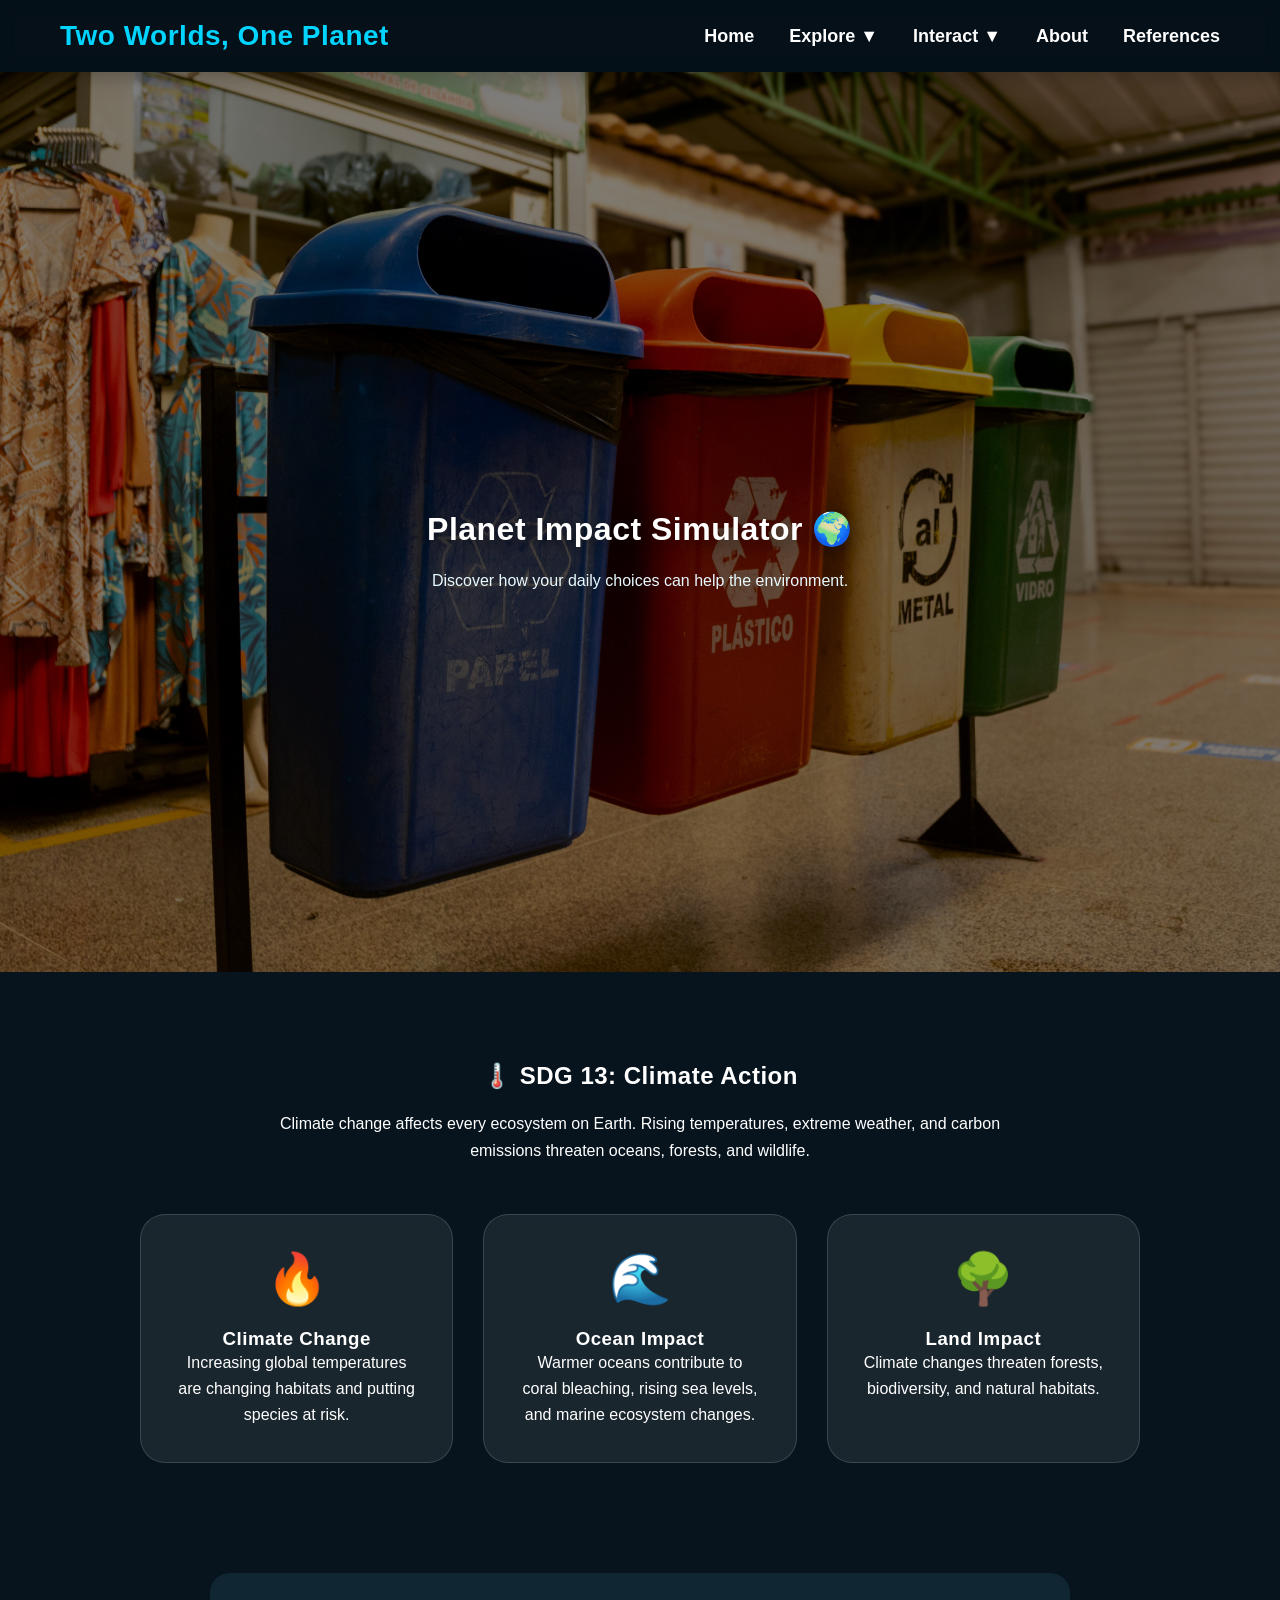
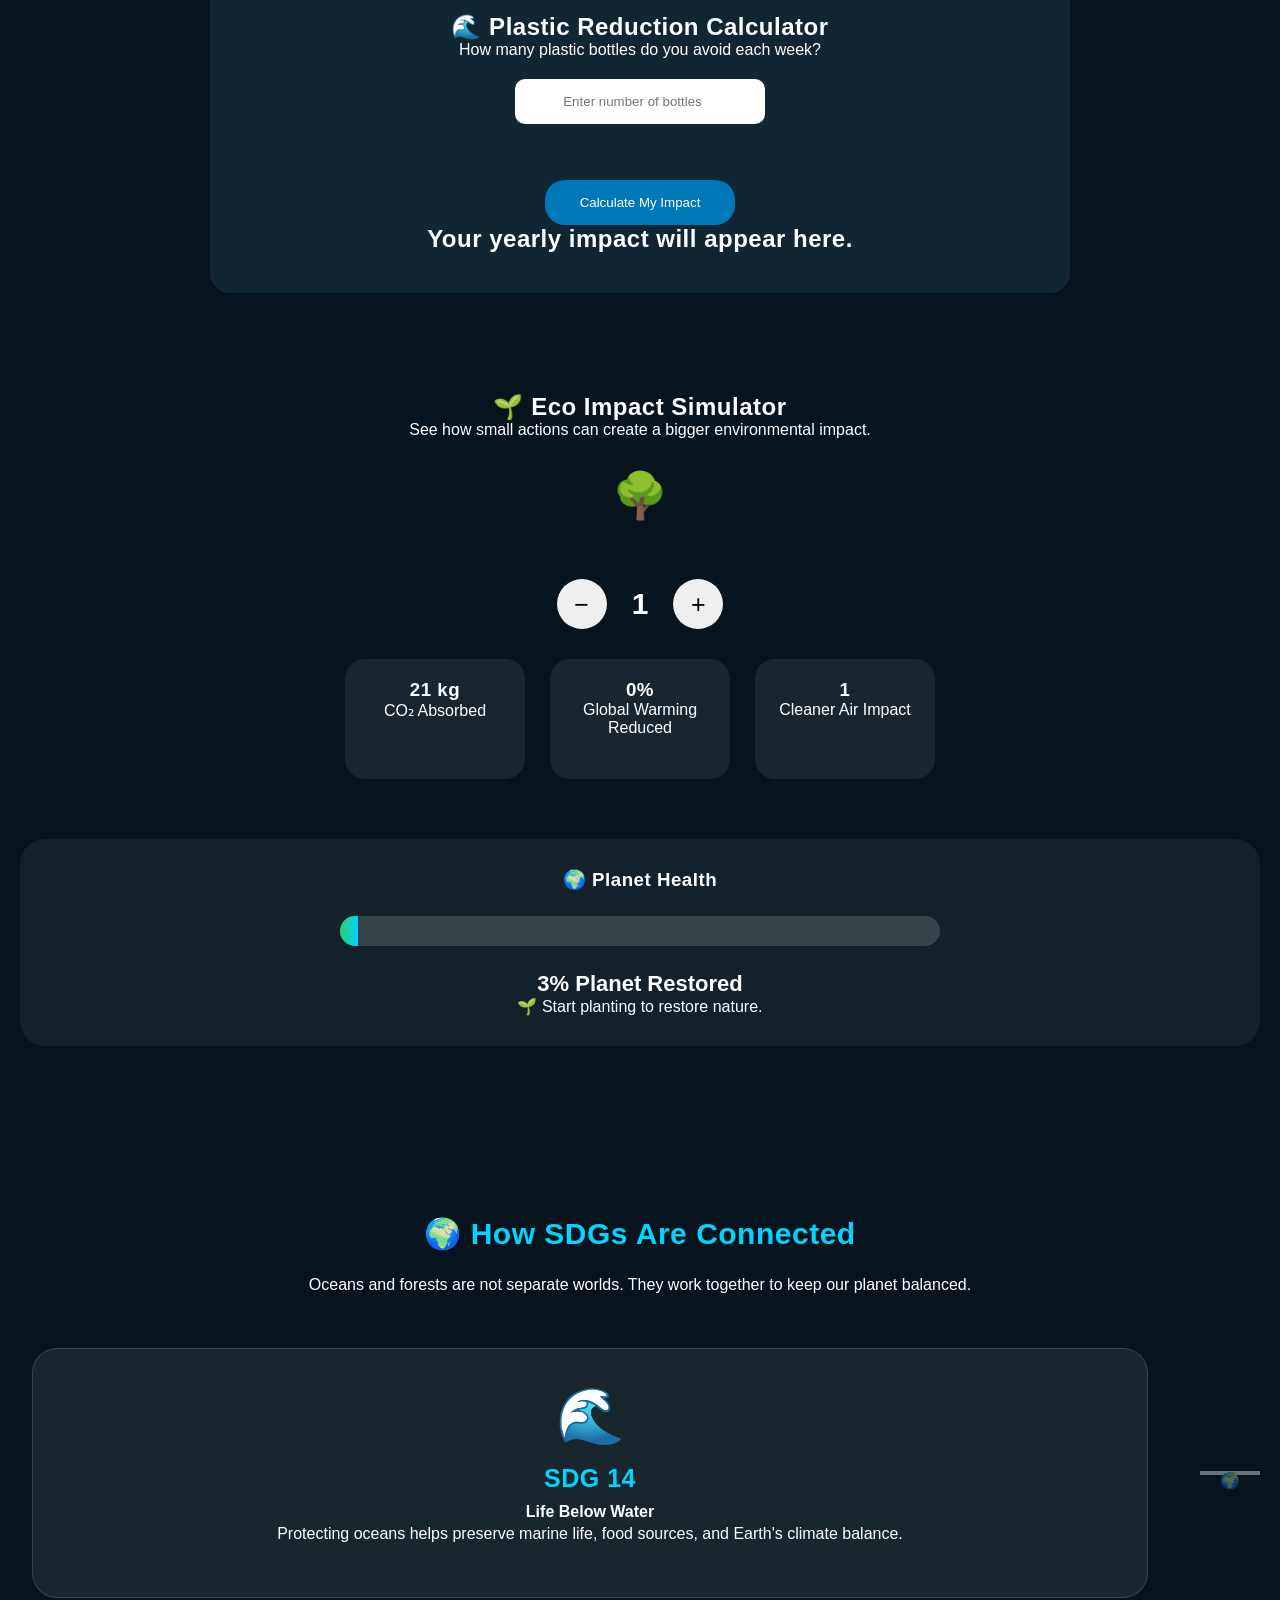
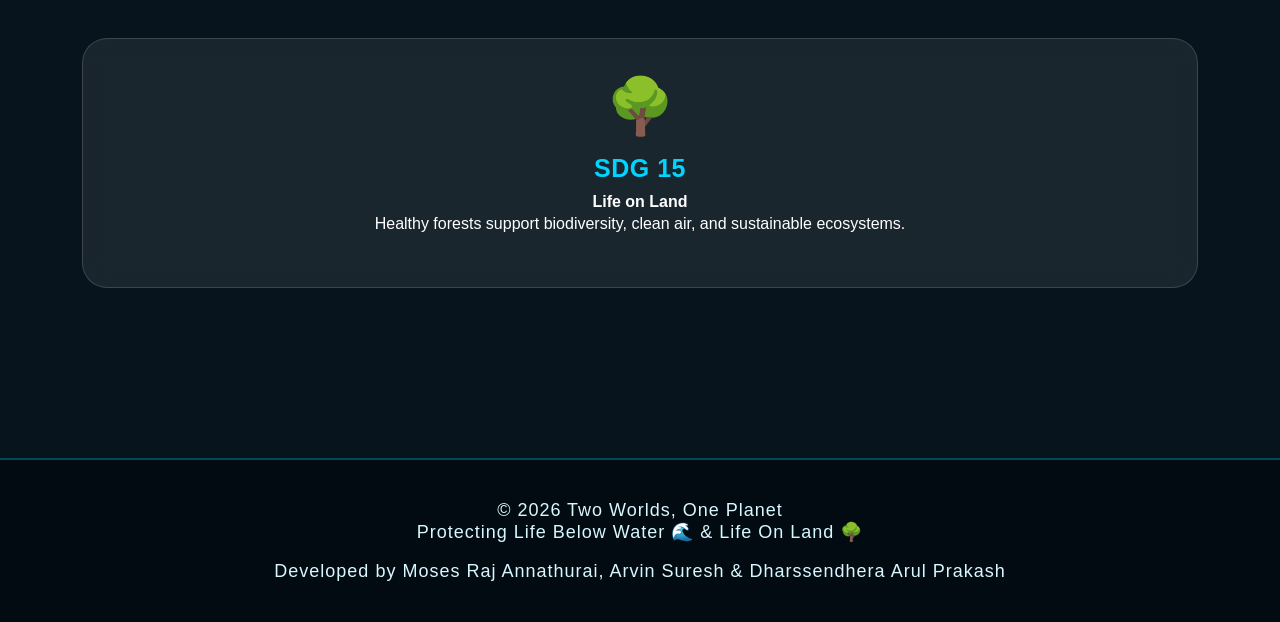
<file: pages/impact.html>
<!DOCTYPE html>
<html lang="en">

<head>

<meta charset="UTF-8">
<meta name="viewport" content="width=device-width, initial-scale=1.0">

<title>Impact Simulator | Two Worlds, One Planet</title>

<link rel="stylesheet" href="../style.css">

</head>


<body>


<nav>
    <h2>Two Worlds, One Planet</h2>

    <ul>

        <li>
    <a href="../index.html">Home</a>
</li>

        <li class="dropdown">

            <a href="#">Explore ▼</a>

            <ul class="dropdown-menu">

                <li><a href="sdg14.html">SDG 14</a></li>
                <li><a href="sdg15.html">SDG 15</a></li>
                <li><a href="malaysia.html">Malaysia</a></li>
                <li><a href="endangered.html">Species</a></li>

            </ul>

        </li>

        <li class="dropdown">

            <a href="#">Interact ▼</a>

            <ul class="dropdown-menu">

                <li><a href="quiz.html">Quiz</a></li>
                <li><a href="take-action.html">Take Action</a></li>
                <li><a href="impact.html">Impact</a></li>

            </ul>

        </li>

        <li>
            <a href="about.html">About</a>
        </li>

        <li>
            <a href="references.html">References</a>
        </li>

    </ul>

</nav>



<section class="hero impact-hero">

<div class="particles">

    <span></span>
    <span></span>
    <span></span>
    <span></span>
    <span></span>
    <span></span>
    <span></span>
    <span></span>

</div>


<div class="hero-content">

<h1>Planet Impact Simulator 🌍</h1>

<p>
Discover how your daily choices can help the environment.
</p>

</div>

</section>

<section class="climate-section">

    <h2>🌡️ SDG 13: Climate Action</h2>

    <p>
        Climate change affects every ecosystem on Earth.
        Rising temperatures, extreme weather, and carbon emissions
        threaten oceans, forests, and wildlife.
    </p>


    <div class="climate-cards">


        <div class="climate-card">

            <div class="climate-icon">
                🔥
            </div>

            <h3>Climate Change</h3>

            <p>
                Increasing global temperatures are changing habitats
                and putting species at risk.
            </p>

        </div>



        <div class="climate-card">

            <div class="climate-icon">
                🌊
            </div>

            <h3>Ocean Impact</h3>

            <p>
                Warmer oceans contribute to coral bleaching,
                rising sea levels, and marine ecosystem changes.
            </p>

        </div>



        <div class="climate-card">

            <div class="climate-icon">
                🌳
            </div>

            <h3>Land Impact</h3>

            <p>
                Climate changes threaten forests,
                biodiversity, and natural habitats.
            </p>

        </div>


    </div>


</section>


<section class="impact-container">


<div class="impact-card">


<h2>🌊 Plastic Reduction Calculator</h2>


<p>
How many plastic bottles do you avoid each week?
</p>


<input 
id="bottles" 
type="number" 
placeholder="Enter number of bottles"
>


<br><br>


<button onclick="calculateImpactAmount()">

Calculate My Impact

</button>



<div id="result">


<h2>
Your yearly impact will appear here.
</h2>


</div>



<div id="impact-level">

</div>



</div>


</section>


<section class="tree-simulator">

    <h2>🌱 Eco Impact Simulator</h2>

    <p>
        See how small actions can create a bigger environmental impact.
    </p>


    <div class="tree-display" id="treeDisplay">
        🌱
    </div>


    <div class="tree-controls">

        <button onclick="removeTree()">−</button>

        <span id="treeCount">1</span>

        <button onclick="addTree()">+</button>

    </div>


    <div class="impact-results">

        <div>
            <h3 id="co2">21 kg</h3>
            <p>CO₂ Absorbed</p>
        </div>


        <div>
            <h3 id="climate">0%</h3>
            <p>Global Warming Reduced</p>
        </div>


        <div>
            <h3 id="air">1</h3>
            <p>Cleaner Air Impact</p>
        </div>

    </div>


    <div class="earth-health">

        <h3>🌍 Planet Health</h3>

        <div class="health-bar">

            <div class="health-fill" id="healthFill"></div>

        </div>

        <p id="healthText">
            0% Planet Restored
        </p>

<p id="impactMessage">
    🌱 Start planting to restore nature.
</p>

    </div>


</section>

<section class="sdg-connection">

    <h2>🌍 How SDGs Are Connected</h2>

    <p class="connection-text">
        Oceans and forests are not separate worlds.
        They work together to keep our planet balanced.
    </p>


    <div class="connection-container">


        <div class="sdg-box ocean-box">

            <div class="sdg-icon">
                🌊
            </div>

            <h3>SDG 14</h3>

            <h4>Life Below Water</h4>

            <p>
                Protecting oceans helps preserve marine life,
                food sources, and Earth's climate balance.
            </p>

        </div>



        <div class="connection-line">

            <span>
                🌍
            </span>

        </div>



        <div class="sdg-box land-box">

            <div class="sdg-icon">
                🌳
            </div>

            <h3>SDG 15</h3>

            <h4>Life on Land</h4>

            <p>
                Healthy forests support biodiversity,
                clean air, and sustainable ecosystems.
            </p>

        </div>


    </div>


</section>

<footer>

    <p>© 2026 Two Worlds, One Planet</p>

    <p>Protecting Life Below Water 🌊 & Life On Land 🌳</p>

    <br>

    <p>
        Developed by Moses Raj Annathurai,
        Arvin Suresh & Dharssendhera Arul Prakash
    </p>

</footer>

<script src="../script.js"></script>


</body>

</html>
</file>
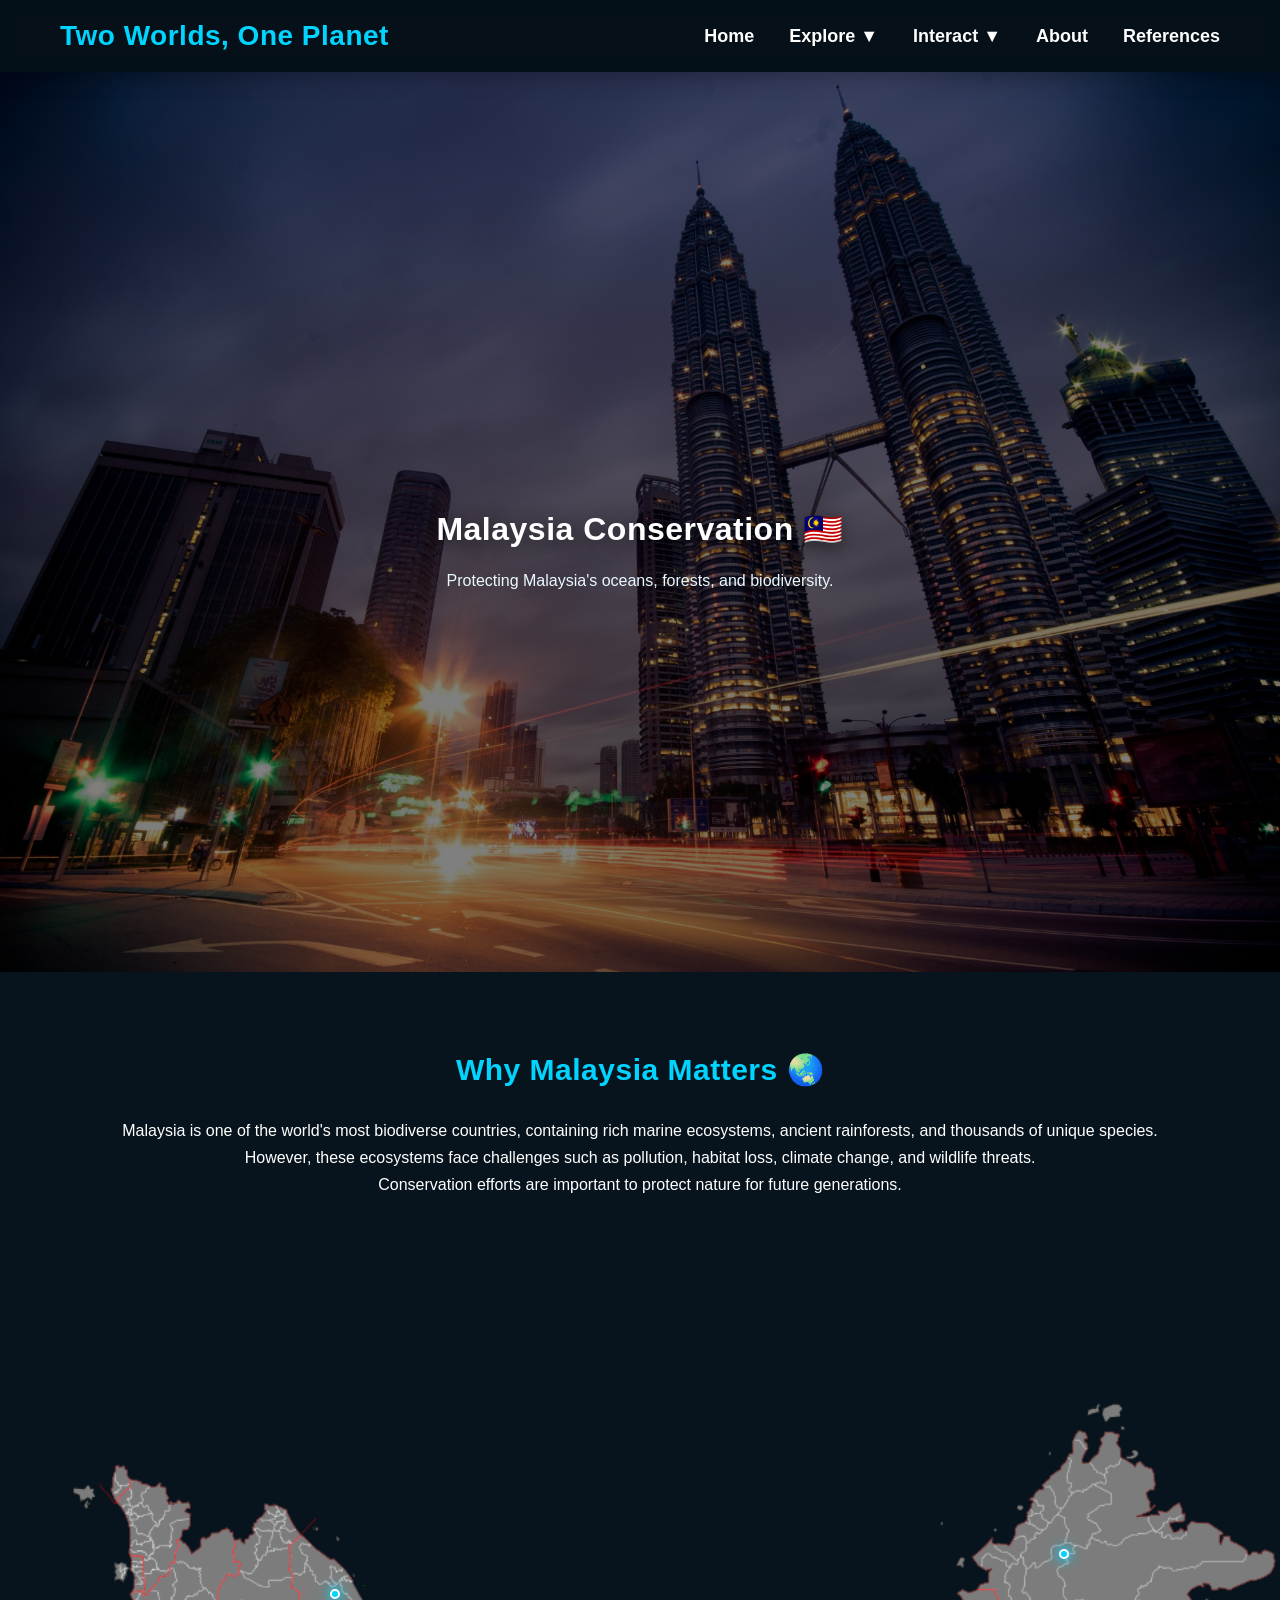
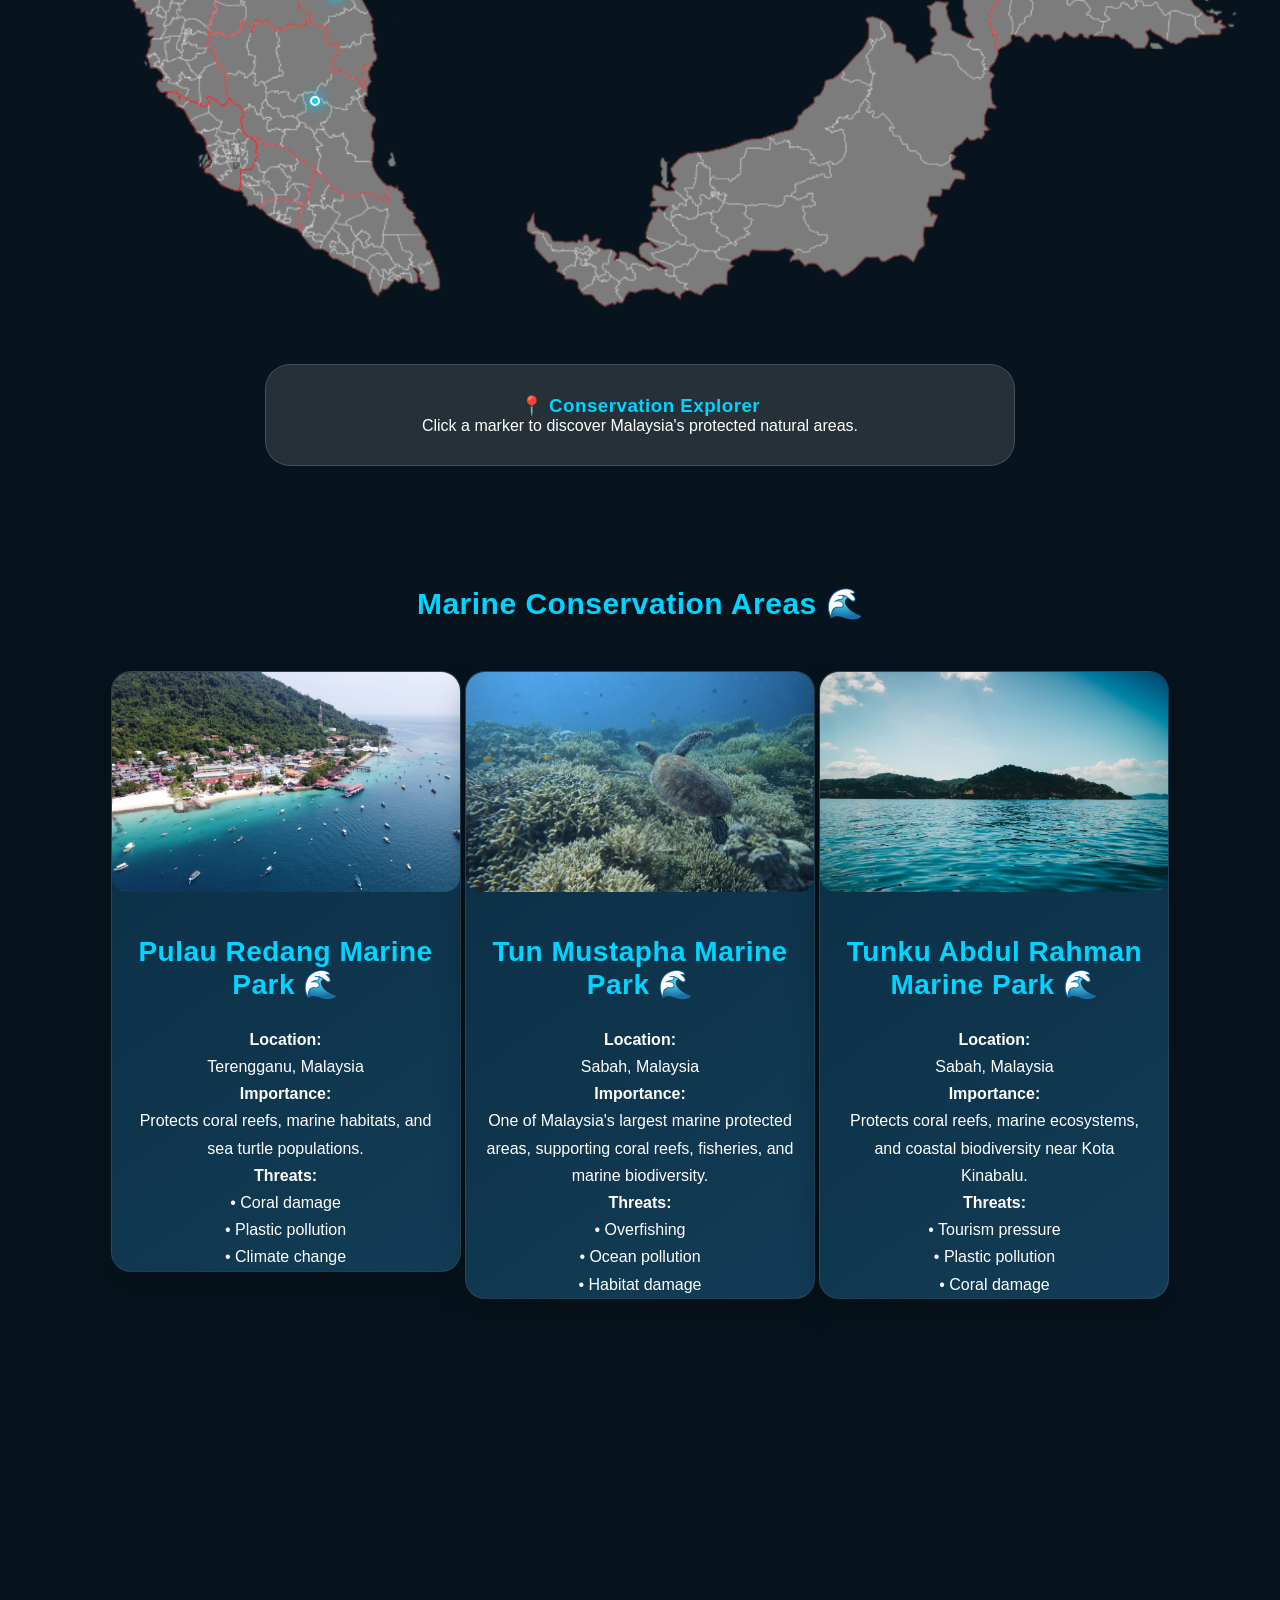
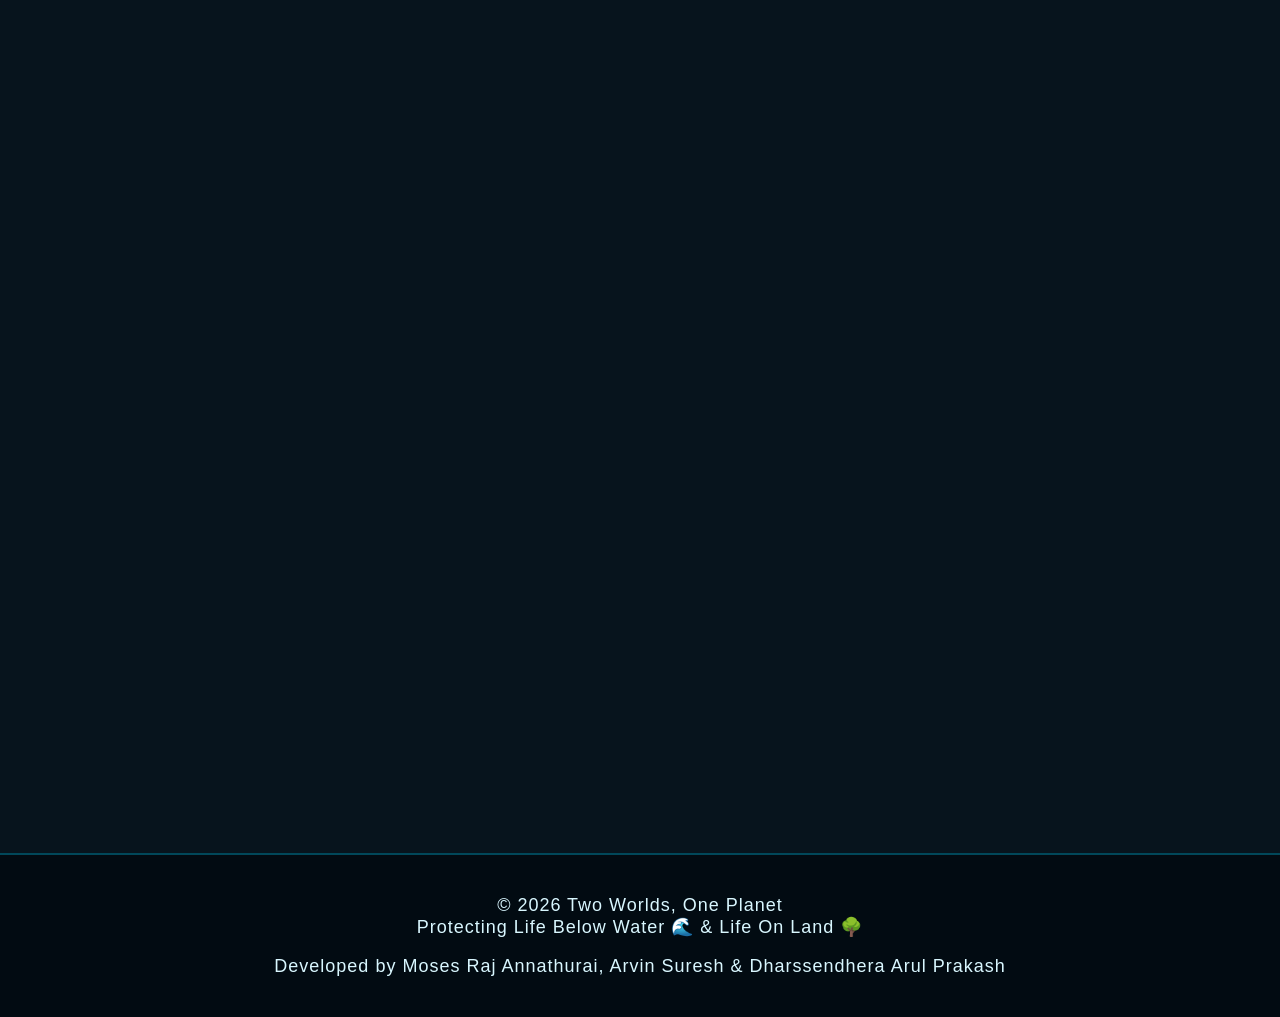
<file: pages/malaysia.html>
<!DOCTYPE html>
<html lang="en">

<head>

<meta charset="UTF-8">
<meta name="viewport" content="width=device-width, initial-scale=1.0">

<title>Malaysia Conservation | Two Worlds, One Planet</title>

<link rel="stylesheet" href="../style.css">

</head>


<body>


<nav>

<h2>Two Worlds, One Planet</h2>

<ul>

<li>
<a href="../index.html">Home</a>
</li>


<li class="dropdown">

<a href="#">Explore ▼</a>

<ul class="dropdown-menu">

<li><a href="sdg14.html">SDG 14</a></li>
<li><a href="sdg15.html">SDG 15</a></li>
<li><a href="malaysia.html">Malaysia</a></li>
<li><a href="endangered.html">Species</a></li>

</ul>

</li>



<li class="dropdown">

<a href="#">Interact ▼</a>

<ul class="dropdown-menu">

<li><a href="quiz.html">Quiz</a></li>
<li><a href="take-action.html">Take Action</a></li>
<li><a href="impact.html">Impact</a></li>

</ul>

</li>


<li>
<a href="about.html">About</a>
</li>


<li>
<a href="references.html">References</a>
</li>


</ul>

</nav>





<section class="hero malaysia-hero">

<div class="particles">

    <span></span>
    <span></span>
    <span></span>
    <span></span>
    <span></span>
    <span></span>
    <span></span>
    <span></span>

</div>

<h1>Malaysia Conservation 🇲🇾</h1>


<p>
Protecting Malaysia's oceans, forests, and biodiversity.
</p>


</section>






<section class="sdg-section">


<h2>Why Malaysia Matters 🌏</h2>


<p>
Malaysia is one of the world's most biodiverse countries,
containing rich marine ecosystems, ancient rainforests,
and thousands of unique species.
</p>


<p>
However, these ecosystems face challenges such as
pollution, habitat loss, climate change, and wildlife threats.
</p>


<p>
Conservation efforts are important to protect nature
for future generations.
</p>


</section>






<!-- INTERACTIVE MAP -->


<div class="map-container">


<img src="../images/malaysia-map.png"
alt="Malaysia Map"
class="malaysia-map">



<button class="map-marker redang"
onclick="showLocation('redang')">

<span class="marker-popup">

🌊 Pulau Redang<br>
Terengganu

</span>

</button>




<button class="map-marker negara"
onclick="showLocation('negara')">

<span class="marker-popup">

🌳 Taman Negara<br>
Pahang

</span>

</button>




<button class="map-marker kinabalu"
onclick="showLocation('kinabalu')">

<span class="marker-popup">

⛰️ Kinabalu Park<br>
Sabah

</span>

</button>



</div>





<div class="map-legend">

<span class="legend-dot"></span>



</div>





<div id="location-info" class="location-card">


<h3>📍 Conservation Explorer</h3>


<p>
Click a marker to discover Malaysia's protected natural areas.
</p>


</div>


<section class="sdg-section">


<h2>Marine Conservation Areas 🌊</h2>



<div class="cards-container">



<div class="card species-card">

<img src="../images/redang.jpg"
alt="Pulau Redang Marine Park">


<h3>Pulau Redang Marine Park 🌊</h3>


<p>
<b>Location:</b><br>
Terengganu, Malaysia
</p>


<p>
<b>Importance:</b><br>
Protects coral reefs, marine habitats,
and sea turtle populations.
</p>


<p>
<b>Threats:</b><br>
• Coral damage<br>
• Plastic pollution<br>
• Climate change
</p>


</div>





<div class="card species-card">

<img src="../images/tun-mustapha.jpg"
alt="Tun Mustapha Marine Park">


<h3>Tun Mustapha Marine Park 🌊</h3>


<p>
<b>Location:</b><br>
Sabah, Malaysia
</p>


<p>
<b>Importance:</b><br>
One of Malaysia's largest marine protected areas,
supporting coral reefs, fisheries, and marine biodiversity.
</p>


<p>
<b>Threats:</b><br>
• Overfishing<br>
• Ocean pollution<br>
• Habitat damage
</p>


</div>






<div class="card species-card">

<img src="../images/tunku-park.jpg"
alt="Tunku Abdul Rahman Marine Park">


<h3>Tunku Abdul Rahman Marine Park 🌊</h3>


<p>
<b>Location:</b><br>
Sabah, Malaysia
</p>


<p>
<b>Importance:</b><br>
Protects coral reefs, marine ecosystems,
and coastal biodiversity near Kota Kinabalu.
</p>


<p>
<b>Threats:</b><br>
• Tourism pressure<br>
• Plastic pollution<br>
• Coral damage
</p>


</div>



</div>


</section>








<section class="sdg-section">


<h2>Forest Conservation Areas 🌳</h2>



<div class="cards-container">





<div class="card species-card">


<img src="../images/taman-negara.jpg"
alt="Taman Negara">



<h3>Taman Negara 🌳</h3>



<p>
<b>Location:</b><br>
Pahang, Kelantan and Terengganu
</p>


<p>
<b>Importance:</b><br>
One of the world's oldest rainforests,
home to many wildlife species.
</p>


<p>
<b>Threats:</b><br>
• Habitat destruction<br>
• Human activities
</p>



</div>







<div class="card species-card">


<img src="../images/belum-temengor.jpg"
alt="Belum Temengor Forest">



<h3>Belum-Temengor Forest Complex 🌳</h3>



<p>
<b>Location:</b><br>
Perak, Malaysia
</p>


<p>
<b>Importance:</b><br>
One of Malaysia's largest continuous rainforest areas,
home to elephants, tigers, and many rare species.
</p>


<p>
<b>Threats:</b><br>
• Habitat loss<br>
• Illegal hunting<br>
• Human activities
</p>


<p>
<b>Protection:</b><br>
• Forest conservation programs<br>
• Wildlife protection efforts
</p>



</div>






<div class="card species-card">


<img src="../images/kinabalu-park.jpg"
alt="Kinabalu Park">



<h3>Kinabalu Park 🌳</h3>



<p>
<b>Location:</b><br>
Sabah, Malaysia
</p>


<p>
<b>Importance:</b><br>
A UNESCO World Heritage Site known for
unique plants, wildlife, and Mount Kinabalu.
</p>


<p>
<b>Threats:</b><br>
• Climate change<br>
• Habitat disturbance<br>
• Human impact
</p>


<p>
<b>Protection:</b><br>
• Protected area management<br>
• Biodiversity conservation
</p>



</div>



</div>


</section>

<footer>

    <p>© 2026 Two Worlds, One Planet</p>

    <p>Protecting Life Below Water 🌊 & Life On Land 🌳</p>

    <br>

    <p>
        Developed by Moses Raj Annathurai,
        Arvin Suresh & Dharssendhera Arul Prakash
    </p>

</footer>

<script src="../script.js"></script>


</body>

</html>
</file>
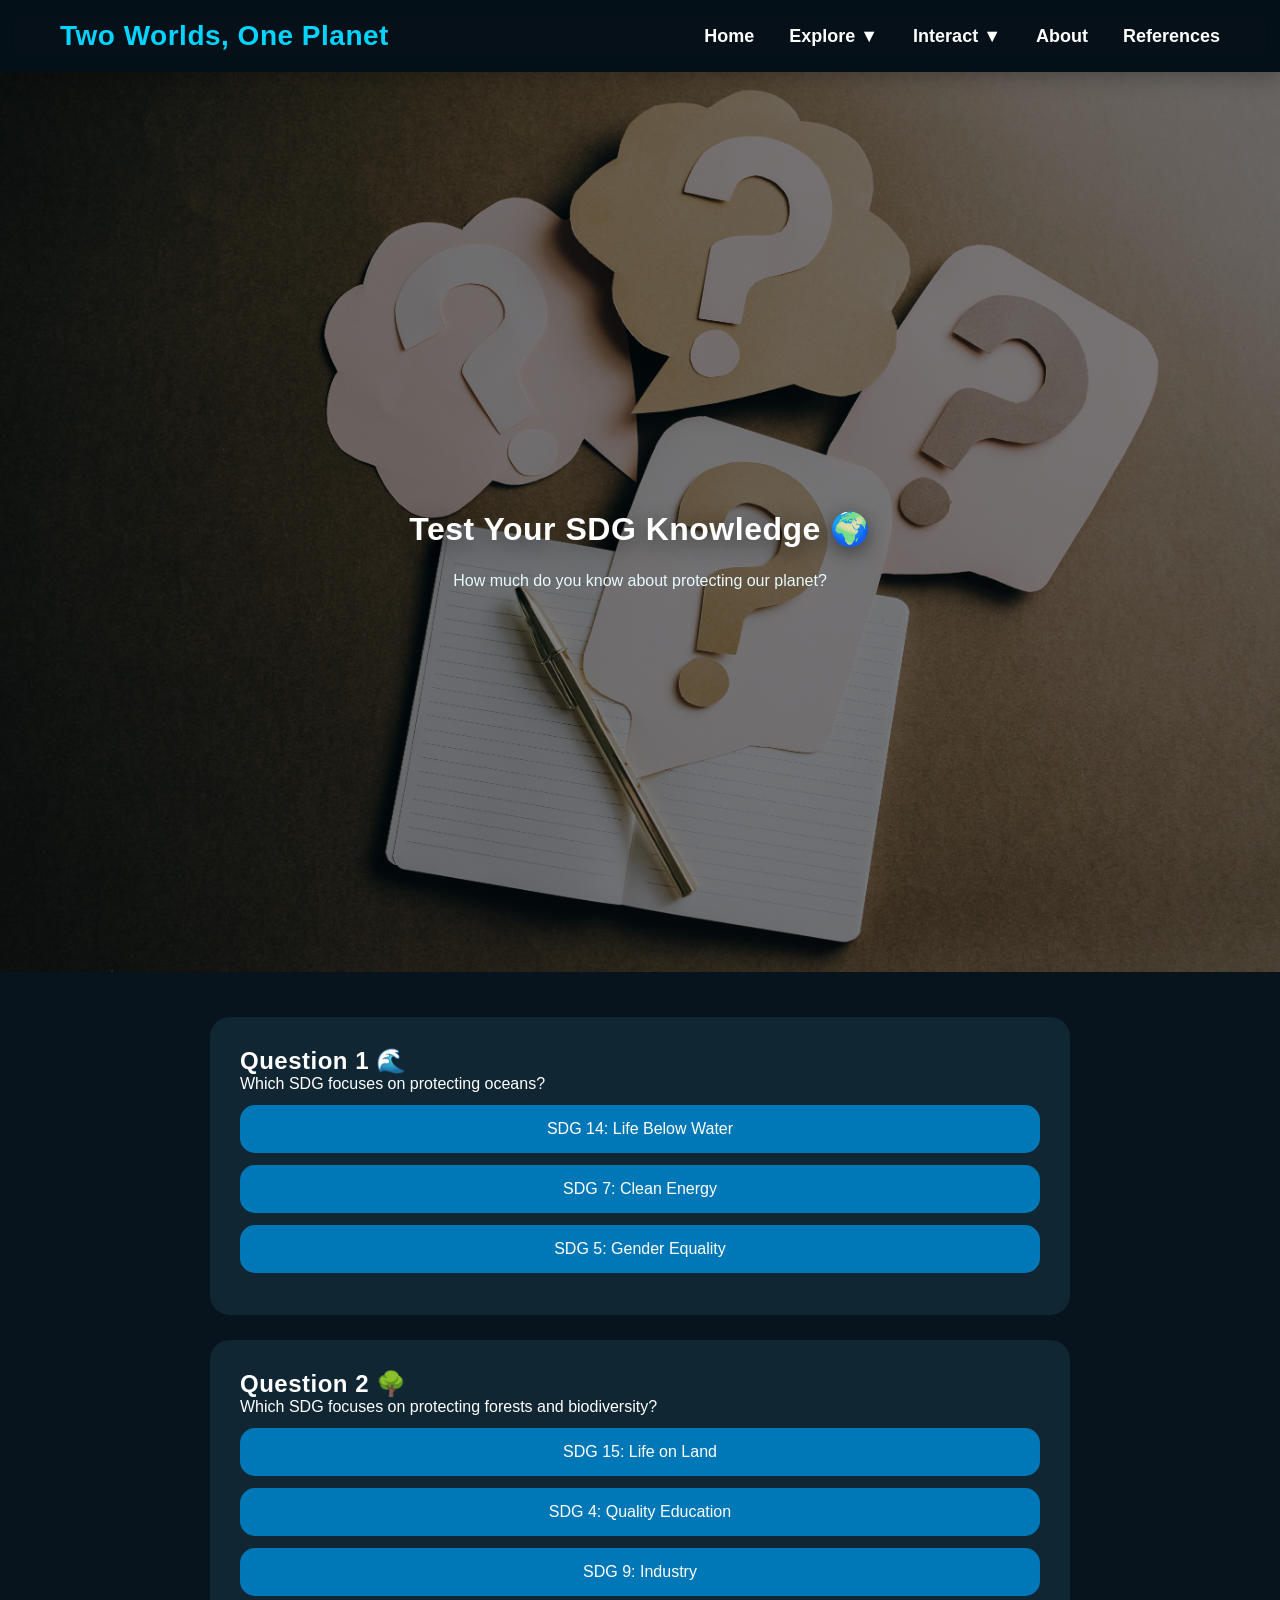
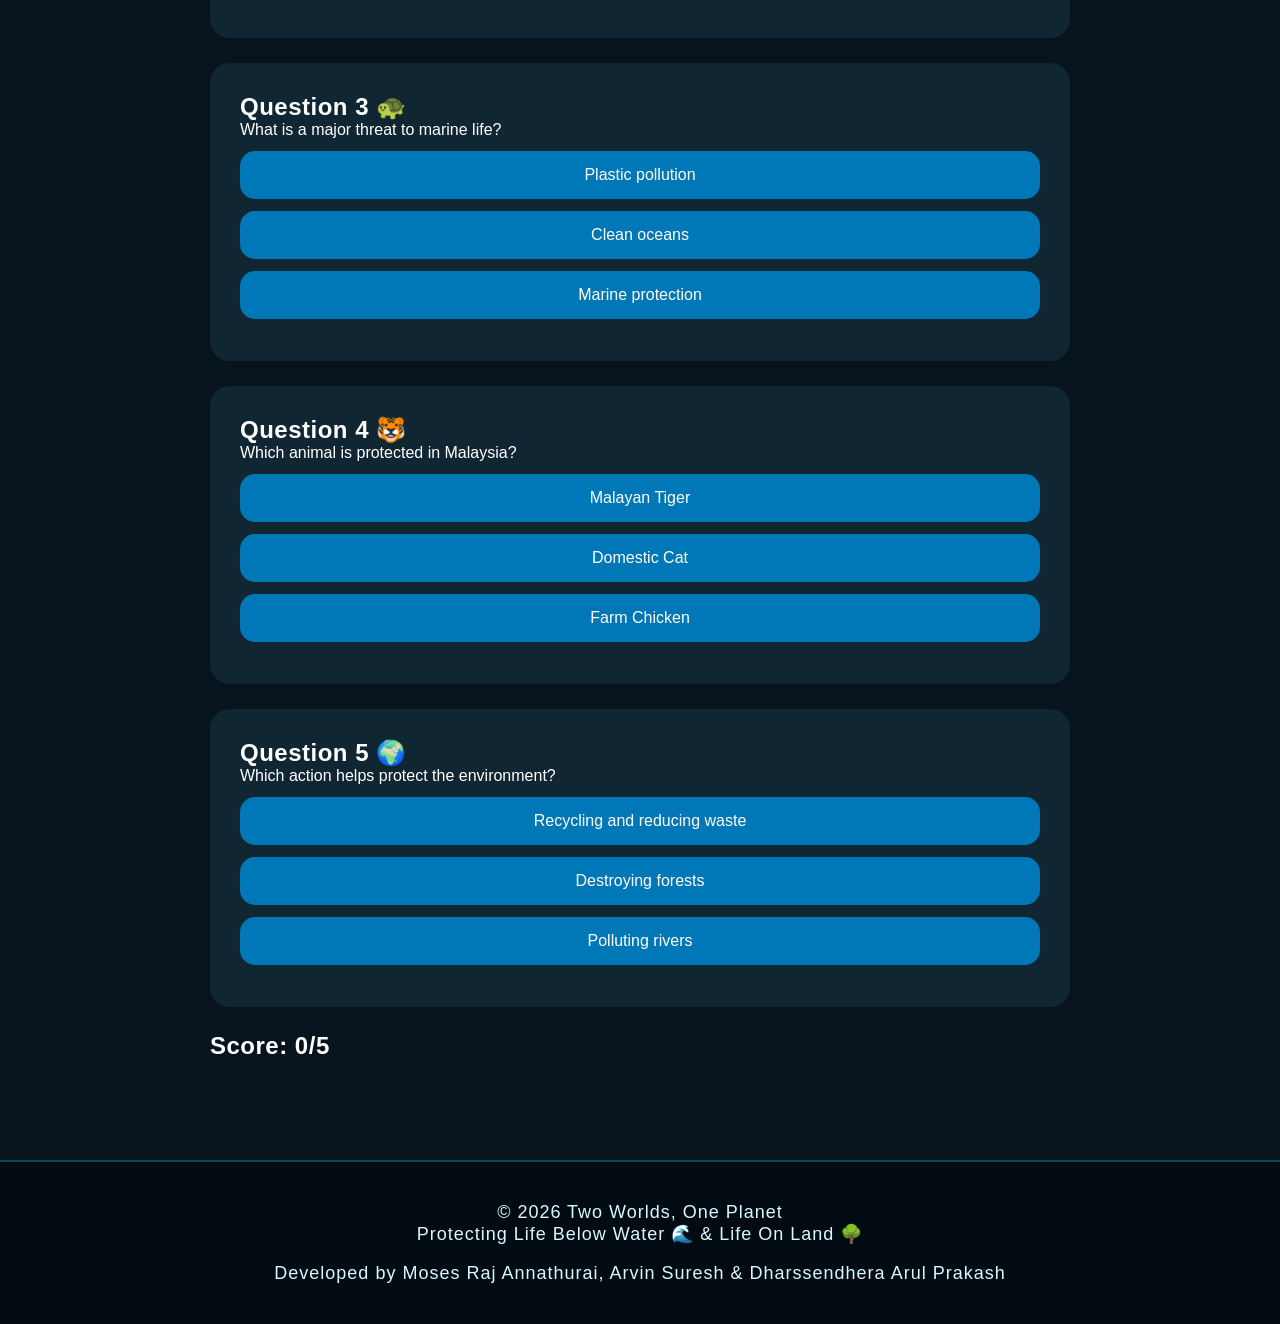
<file: pages/quiz.html>
<!DOCTYPE html>
<html lang="en">

<head>

<meta charset="UTF-8">
<meta name="viewport" content="width=device-width, initial-scale=1.0">

<title>SDG Quiz | Two Worlds, One Planet</title>

<link rel="stylesheet" href="../style.css">

</head>


<body>


<nav>
    <h2>Two Worlds, One Planet</h2>

    <ul>

        <li>
            <a href="../index.html">Home</a>
        </li>

        <li class="dropdown">

            <a href="#">Explore ▼</a>

            <ul class="dropdown-menu">

                <li><a href="sdg14.html">SDG 14</a></li>
                <li><a href="sdg15.html">SDG 15</a></li>
                <li><a href="malaysia.html">Malaysia</a></li>
                <li><a href="endangered.html">Species</a></li>

            </ul>

        </li>

        <li class="dropdown">

            <a href="#">Interact ▼</a>

            <ul class="dropdown-menu">

                <li><a href="quiz.html">Quiz</a></li>
                <li><a href="take-action.html">Take Action</a></li>
                <li><a href="impact.html">Impact</a></li>

            </ul>

        </li>

        <li>
            <a href="about.html">About</a>
        </li>

        <li>
            <a href="references.html">References</a>
        </li>

    </ul>

</nav>




<section class="hero quiz-hero">

<div class="particles">

    <span></span>
    <span></span>
    <span></span>
    <span></span>
    <span></span>
    <span></span>
    <span></span>
    <span></span>

</div>

<h1>Test Your SDG Knowledge 🌍</h1>

<p>
How much do you know about protecting our planet?
</p>

</section>





<section class="quiz-container">


<div class="quiz-card">

<h2>Question 1 🌊</h2>

<p>Which SDG focuses on protecting oceans?</p>

<button onclick="checkQuiz(this,true)">
SDG 14: Life Below Water
</button>

<button onclick="checkQuiz(this,false)">
SDG 7: Clean Energy
</button>

<button onclick="checkQuiz(this,false)">
SDG 5: Gender Equality
</button>

<p class="feedback"></p>

</div>



<div class="quiz-card">

<h2>Question 2 🌳</h2>

<p>Which SDG focuses on protecting forests and biodiversity?</p>

<button onclick="checkQuiz(this,true)">
SDG 15: Life on Land
</button>

<button onclick="checkQuiz(this,false)">
SDG 4: Quality Education
</button>

<button onclick="checkQuiz(this,false)">
SDG 9: Industry
</button>

<p class="feedback"></p>

</div>



<div class="quiz-card">

<h2>Question 3 🐢</h2>

<p>What is a major threat to marine life?</p>

<button onclick="checkQuiz(this,true)">
Plastic pollution
</button>

<button onclick="checkQuiz(this,false)">
Clean oceans
</button>

<button onclick="checkQuiz(this,false)">
Marine protection
</button>

<p class="feedback"></p>

</div>



<div class="quiz-card">

<h2>Question 4 🐯</h2>

<p>Which animal is protected in Malaysia?</p>

<button onclick="checkQuiz(this,true)">
Malayan Tiger
</button>

<button onclick="checkQuiz(this,false)">
Domestic Cat
</button>

<button onclick="checkQuiz(this,false)">
Farm Chicken
</button>

<p class="feedback"></p>

</div>



<div class="quiz-card">

<h2>Question 5 🌍</h2>

<p>Which action helps protect the environment?</p>

<button onclick="checkQuiz(this,true)">
Recycling and reducing waste
</button>

<button onclick="checkQuiz(this,false)">
Destroying forests
</button>

<button onclick="checkQuiz(this,false)">
Polluting rivers
</button>

<p class="feedback"></p>

</div>



<h2 id="score">
Score: 0/5
</h2>


<div id="badge"></div>


</section>

<footer>

    <p>© 2026 Two Worlds, One Planet</p>

    <p>Protecting Life Below Water 🌊 & Life On Land 🌳</p>

    <br>

    <p>
        Developed by Moses Raj Annathurai,
        Arvin Suresh & Dharssendhera Arul Prakash
    </p>

</footer>




<script src="../script.js"></script>


</body>

</html>
</file>
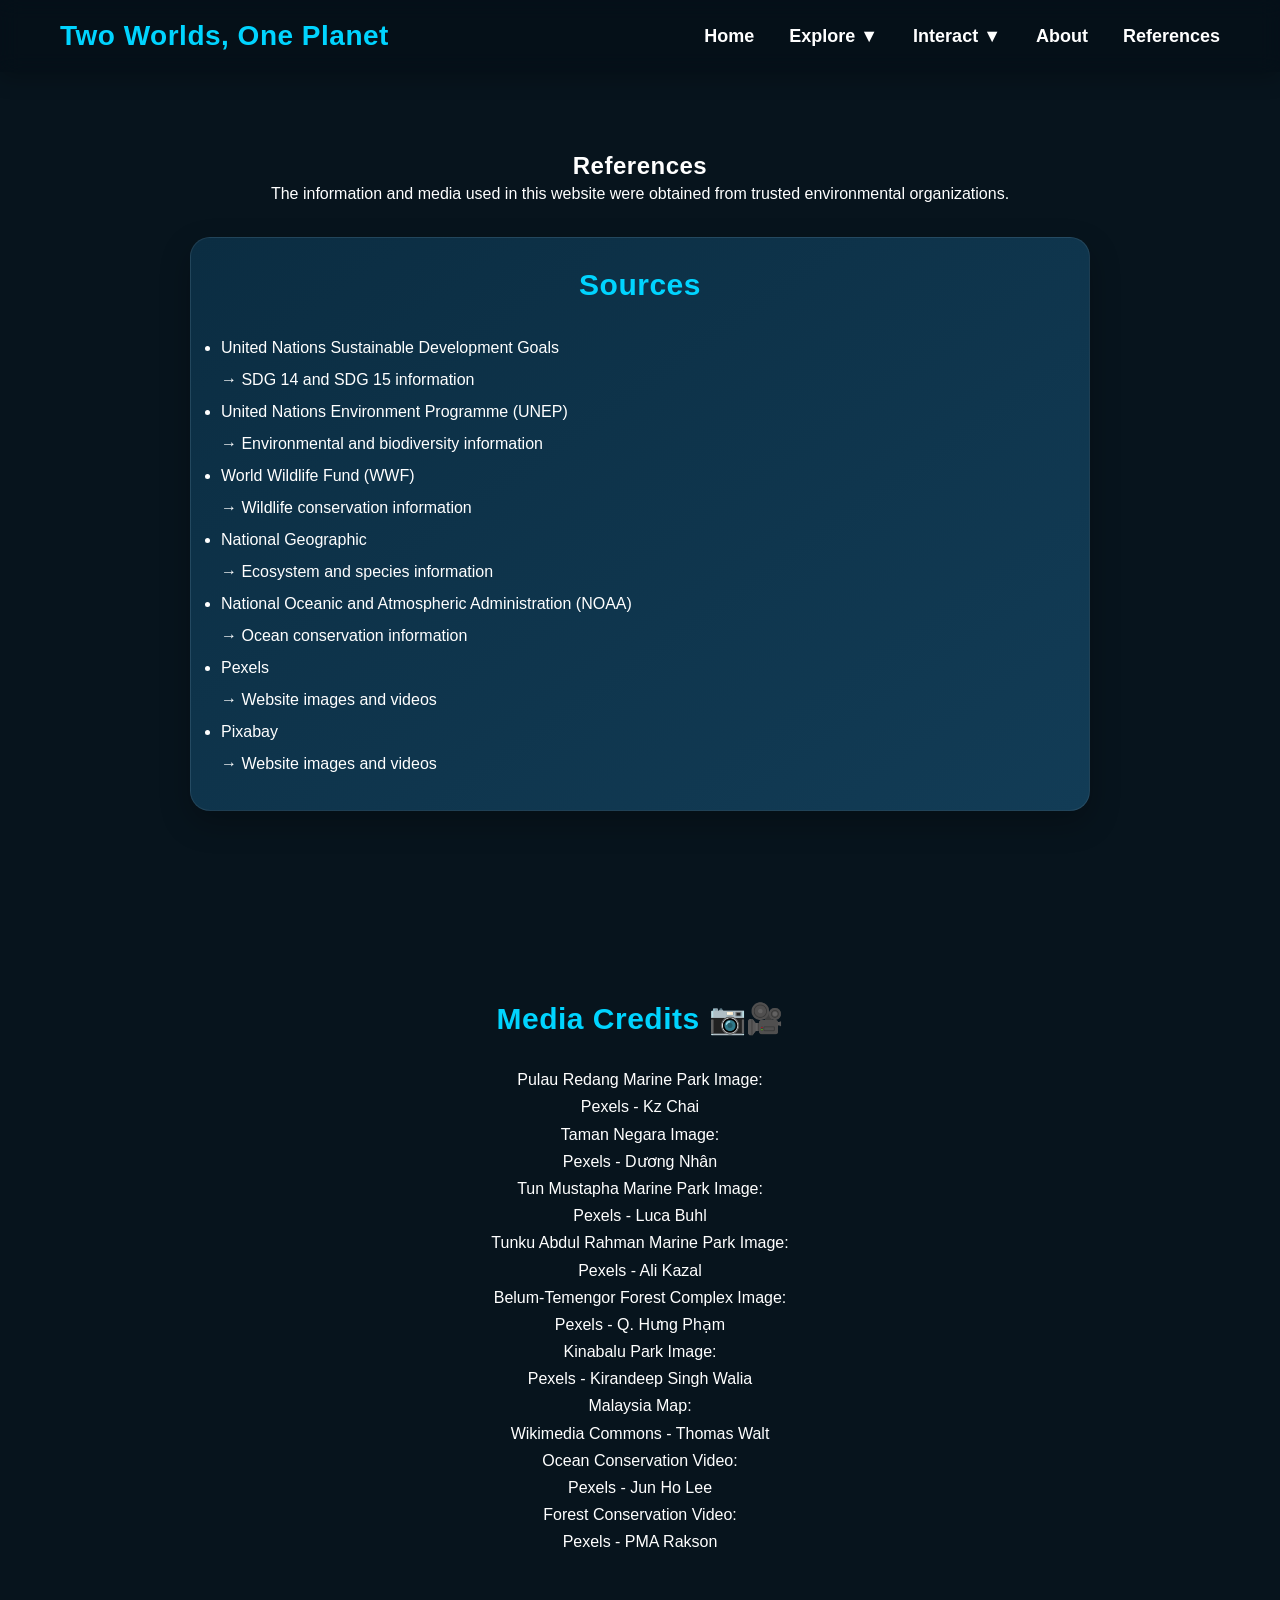
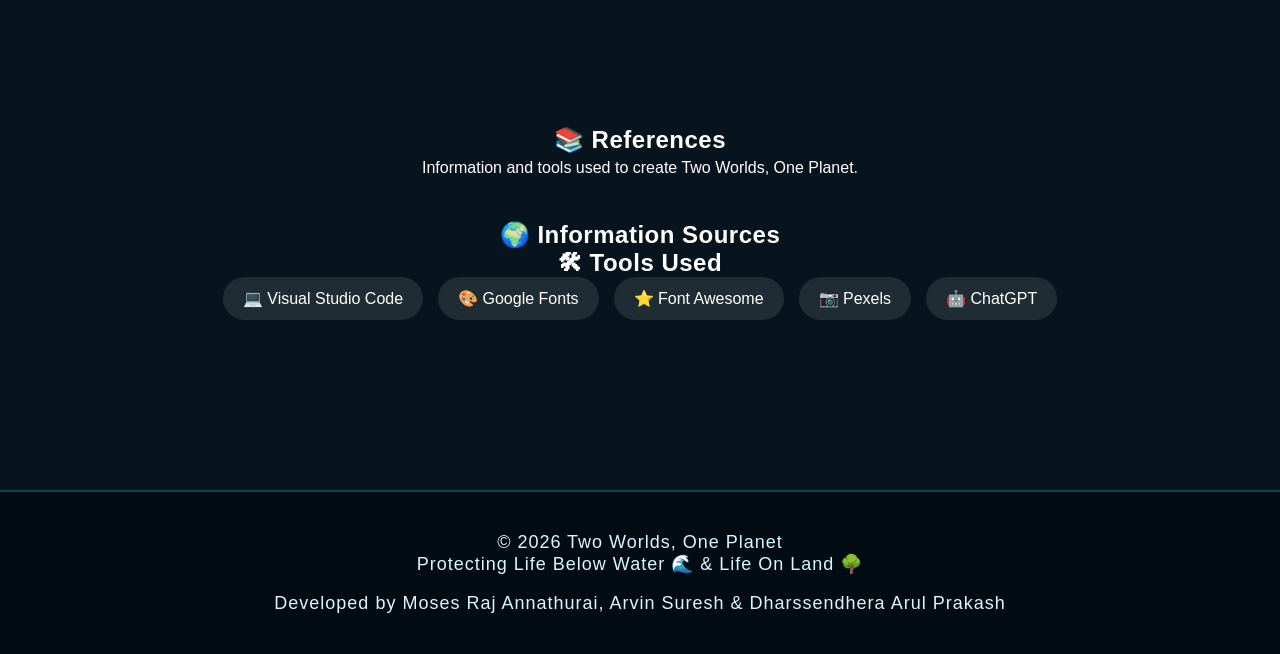
<file: pages/references.html>
<!DOCTYPE html>
<html lang="en">

<head>

<meta charset="UTF-8">
<meta name="viewport" content="width=device-width, initial-scale=1.0">

<title>References | Two Worlds, One Planet</title>

<link rel="stylesheet" href="../style.css">

</head>

<body>

<nav>

    <h2>Two Worlds, One Planet</h2>

    <ul>

        <li>
            <a href="../index.html">Home</a>
        </li>


        <li class="dropdown">

            <a href="#">Explore ▼</a>

            <ul class="dropdown-menu">

                <li><a href="sdg14.html">SDG 14</a></li>
                <li><a href="sdg15.html">SDG 15</a></li>
                <li><a href="malaysia.html">Malaysia</a></li>
                <li><a href="endangered.html">Species</a></li>

            </ul>

        </li>


        <li class="dropdown">

            <a href="#">Interact ▼</a>

            <ul class="dropdown-menu">

                <li><a href="quiz.html">Quiz</a></li>
                <li><a href="take-action.html">Take Action</a></li>
                <li><a href="impact.html">Impact</a></li>

            </ul>

        </li>


        <li>
            <a href="about.html">About</a>
        </li>


        <li>
            <a href="references.html">References</a>
        </li>


    </ul>

</nav>


<section class="sdg-section">

<div class="particles">

    <span></span>
    <span></span>
    <span></span>
    <span></span>
    <span></span>
    <span></span>
    <span></span>
    <span></span>

</div>

<h1>References</h1>

<p>
The information and media used in this website were obtained from trusted environmental organizations.
</p>

<div class="card">

<h2>Sources</h2>

<ul style="text-align:left; line-height:2;">


<li>
United Nations Sustainable Development Goals 
<br>
→ SDG 14 and SDG 15 information
</li>


<li>
United Nations Environment Programme (UNEP)
<br>
→ Environmental and biodiversity information
</li>


<li>
World Wildlife Fund (WWF)
<br>
→ Wildlife conservation information
</li>


<li>
National Geographic
<br>
→ Ecosystem and species information
</li>


<li>
National Oceanic and Atmospheric Administration (NOAA)
<br>
→ Ocean conservation information
</li>


<li>
Pexels
<br>
→ Website images and videos
</li>


<li>
Pixabay
<br>
→ Website images and videos
</li>


</ul>

</div>

</section>

<section class="sdg-section">

<h2>Media Credits 📷🎥</h2>


<p>
Pulau Redang Marine Park Image:
<br>
Pexels - Kz Chai
</p>


<p>
Taman Negara Image:
<br>
Pexels - Dương Nhân
</p>


<p>
Tun Mustapha Marine Park Image:
<br>
Pexels - Luca Buhl
</p>


<p>
Tunku Abdul Rahman Marine Park Image:
<br>
Pexels - Ali Kazal
</p>


<p>
Belum-Temengor Forest Complex Image:
<br>
Pexels - Q. Hưng Phạm
</p>


<p>
Kinabalu Park Image:
<br>
Pexels - Kirandeep Singh Walia
</p>


<p>
Malaysia Map:
<br>
Wikimedia Commons - Thomas Walt
</p>


<p>
Ocean Conservation Video:
<br>
Pexels - Jun Ho Lee
</p>


<p>
Forest Conservation Video:
<br>
Pexels - PMA Rakson
</p>

</section>

<section class="references-section">

    <h1>📚 References</h1>

    <p>
        Information and tools used to create
        Two Worlds, One Planet.
    </p>



    <h2>🌍 Information Sources</h2>


    


    <h2>🛠 Tools Used</h2>


    <div class="tools">

        <span>💻 Visual Studio Code</span>

        <span>🎨 Google Fonts</span>

        <span>⭐ Font Awesome</span>

        <span>📷 Pexels</span>

        <span>🤖 ChatGPT</span>

    </div>


</section>

<footer>

    <p>© 2026 Two Worlds, One Planet</p>

    <p>Protecting Life Below Water 🌊 & Life On Land 🌳</p>

    <br>

    <p>
        Developed by Moses Raj Annathurai,
        Arvin Suresh & Dharssendhera Arul Prakash
    </p>

</footer>

</body>

</html>
</file>
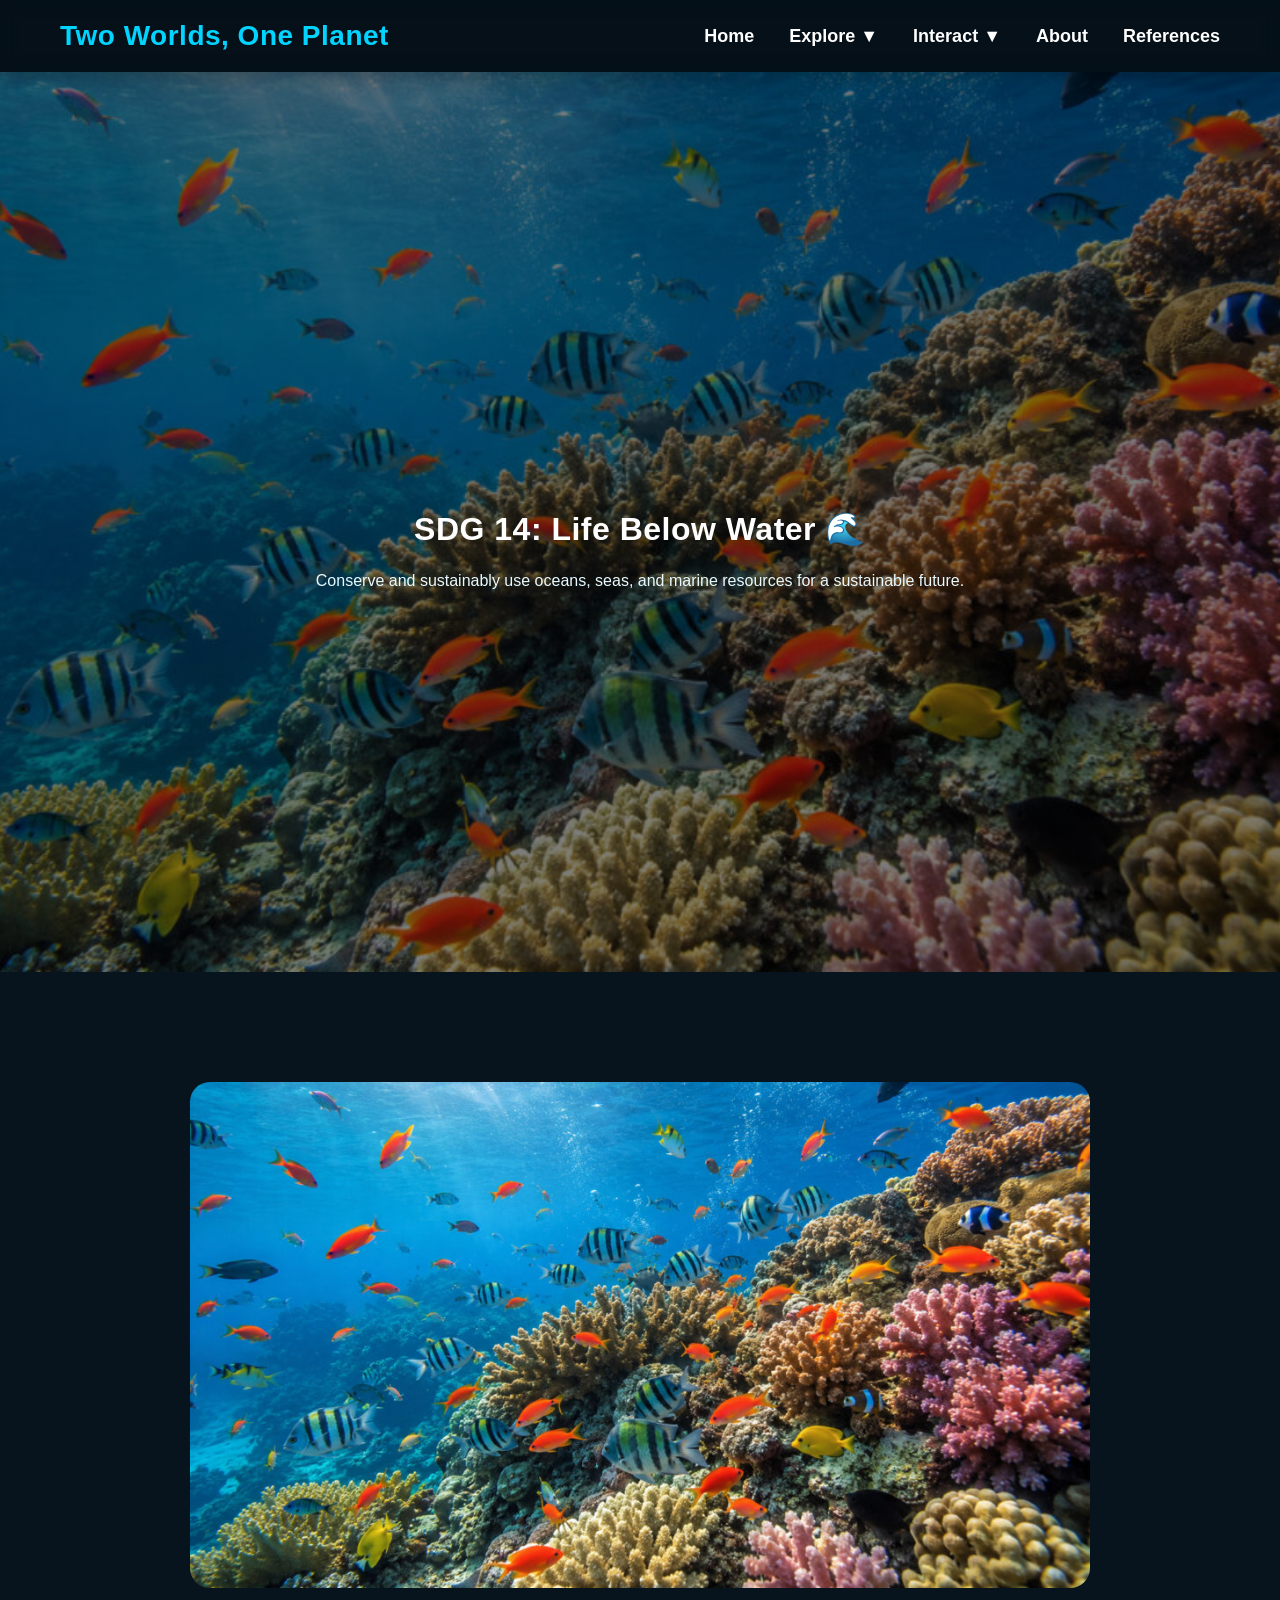
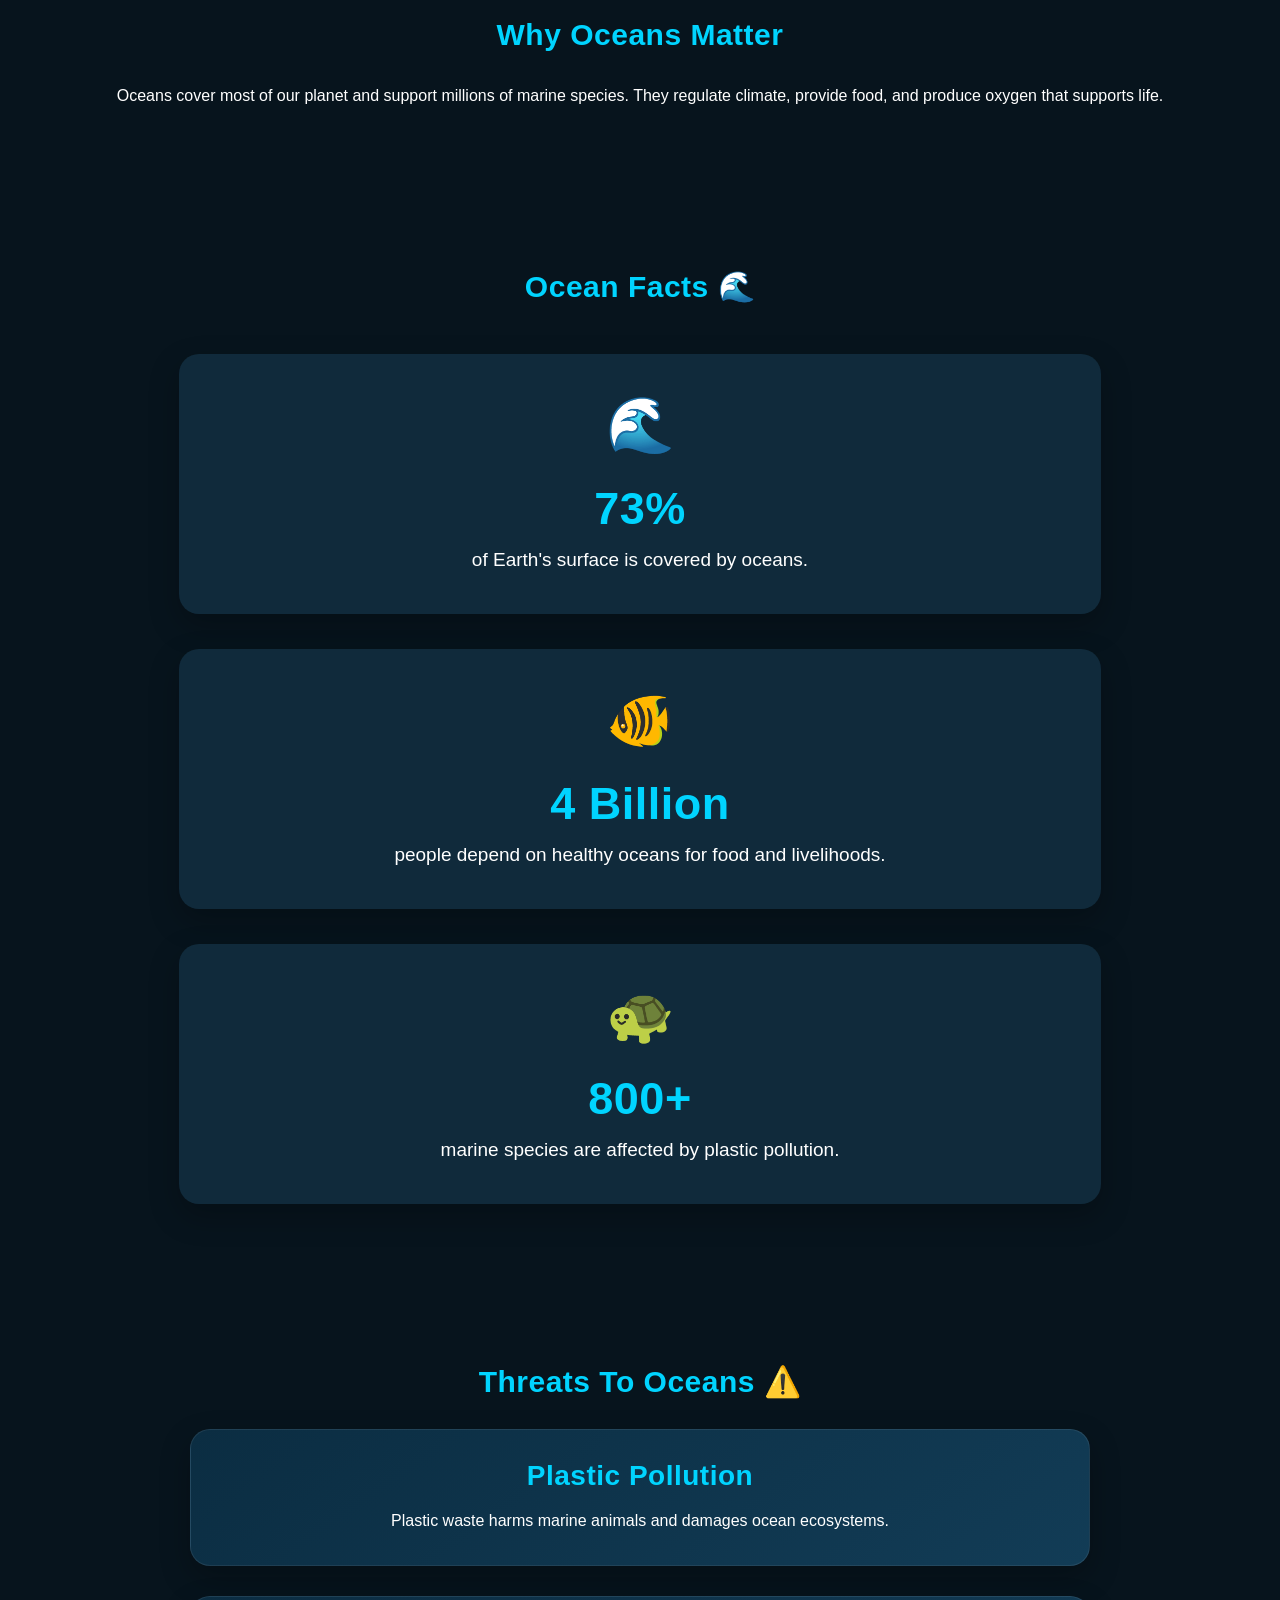
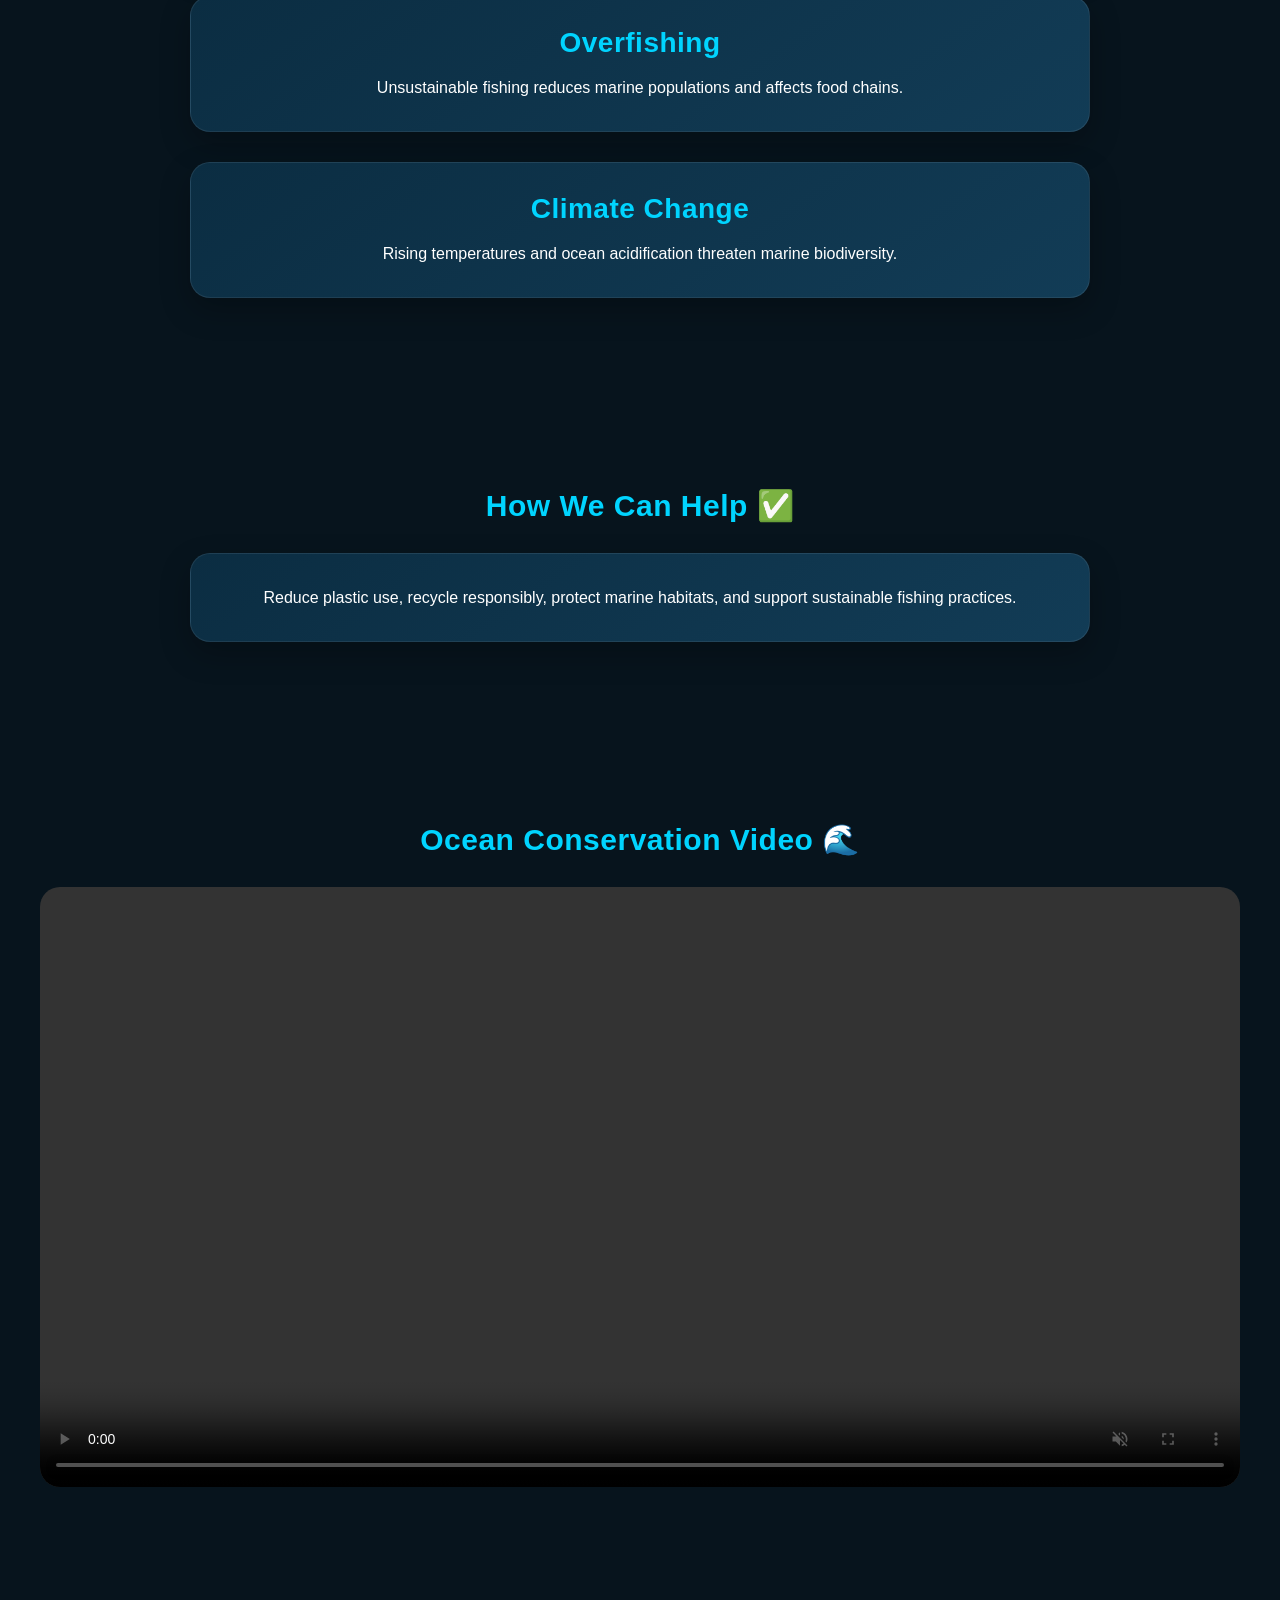
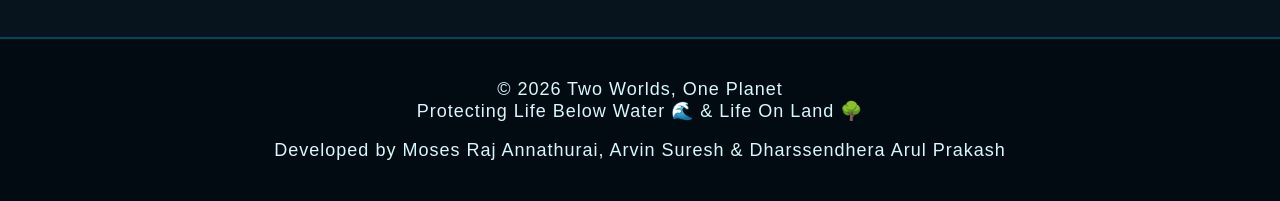
<file: pages/sdg14.html>
<!DOCTYPE html>
<html lang="en">

<head>

<meta charset="UTF-8">
<meta name="viewport" content="width=device-width, initial-scale=1.0">

<title>SDG 14 | Life Below Water</title>

<link rel="stylesheet" href="../style.css">

</head>


<body>


<nav>

    <h2>Two Worlds, One Planet</h2>

    <ul>

        <li>
            <a href="../index.html">Home</a>
        </li>


        <li class="dropdown">

            <a href="#">Explore ▼</a>

            <ul class="dropdown-menu">

                <li><a href="sdg14.html">SDG 14</a></li>

                <li><a href="sdg15.html">SDG 15</a></li>

                <li><a href="malaysia.html">Malaysia</a></li>

                <li><a href="endangered.html">Species</a></li>

            </ul>

        </li>


        <li class="dropdown">

            <a href="#">Interact ▼</a>

            <ul class="dropdown-menu">

                <li><a href="quiz.html">Quiz</a></li>

                <li><a href="take-action.html">Take Action</a></li>

                <li><a href="impact.html">Impact</a></li>

            </ul>

        </li>


        <li>
            <a href="about.html">About</a>
        </li>


        <li>
            <a href="references.html">References</a>
        </li>


    </ul>

</nav>





<section class="hero ocean-hero">

<div class="particles">

    <span></span>
    <span></span>
    <span></span>
    <span></span>
    <span></span>
    <span></span>
    <span></span>
    <span></span>

</div>

<h1>SDG 14: Life Below Water 🌊</h1>

<p>
Conserve and sustainably use oceans, seas,
and marine resources for a sustainable future.
</p>

</section>





<section class="sdg-section">


<img src="../images/ocean.jpg" class="page-image">


<h2>Why Oceans Matter</h2>


<p>
Oceans cover most of our planet and support
millions of marine species. They regulate climate,
provide food, and produce oxygen that supports life.
</p>


</section>






<section class="stats-section">

<h2>Ocean Facts 🌊</h2>


<div class="stats-container">


    <div class="stat-card">

        <div class="stat-icon">🌊</div>

       <h2 class="counter" 
data-target="71" 
data-final="71%"
>
0%
</h2>

        <p>
        of Earth's surface is covered by oceans.
        </p>

    </div>



    <div class="stat-card">

        <div class="stat-icon">🐠</div>

       <h2 class="counter" 
data-target="3" 
data-type="billion"
data-final="3 Billion"
>
0 Billion
</h2>

        <p>
        people depend on healthy oceans for food and livelihoods.
        </p>

    </div>




    <div class="stat-card">

        <div class="stat-icon">🐢</div>

        <h2 class="counter"
data-target="800"
data-type="plus"
data-final="800+"
>
0+
</h2>

        <p>
        marine species are affected by plastic pollution.
        </p>

    </div>


</div>


</section>






<section class="sdg-section">


<h2>Threats To Oceans ⚠️</h2>



<div class="card">

<h3>Plastic Pollution</h3>

<p>
Plastic waste harms marine animals and damages
ocean ecosystems.
</p>

</div>



<div class="card">

<h3>Overfishing</h3>

<p>
Unsustainable fishing reduces marine populations
and affects food chains.
</p>

</div>



<div class="card">

<h3>Climate Change</h3>

<p>
Rising temperatures and ocean acidification threaten
marine biodiversity.
</p>

</div>


</section>






<section class="sdg-section">


<h2>How We Can Help ✅</h2>



<div class="card">

<p>
Reduce plastic use, recycle responsibly,
protect marine habitats, and support sustainable
fishing practices.
</p>

</div>


</section>






<section class="video-section">

<h2>Ocean Conservation Video 🌊</h2>


<video controls autoplay loop muted>

<source src="../videos/ocean.mp4" type="video/mp4">


</video>


</section>





<footer>

    <p>© 2026 Two Worlds, One Planet</p>

    <p>Protecting Life Below Water 🌊 & Life On Land 🌳</p>

    <br>

    <p>
        Developed by Moses Raj Annathurai,
        Arvin Suresh & Dharssendhera Arul Prakash
    </p>

</footer>

<script src="../script.js"></script>


</body>

</html>
</file>
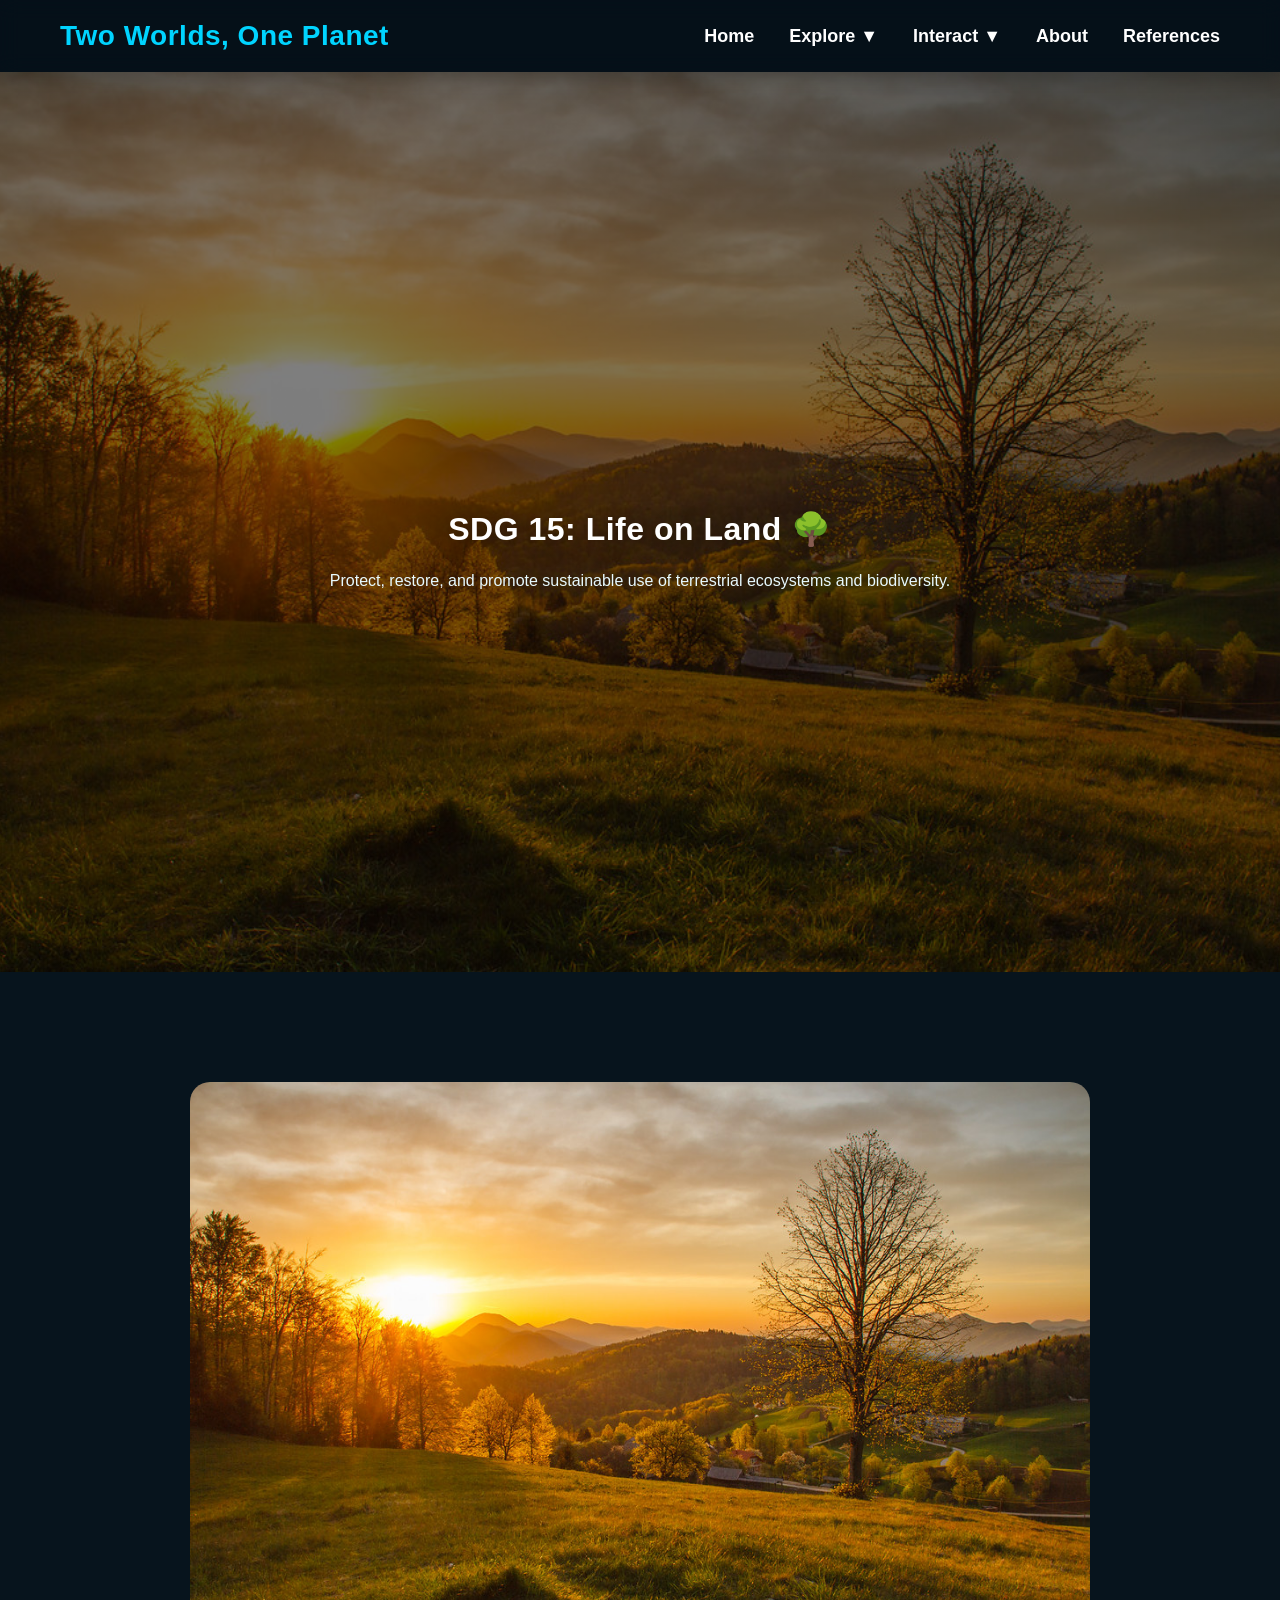
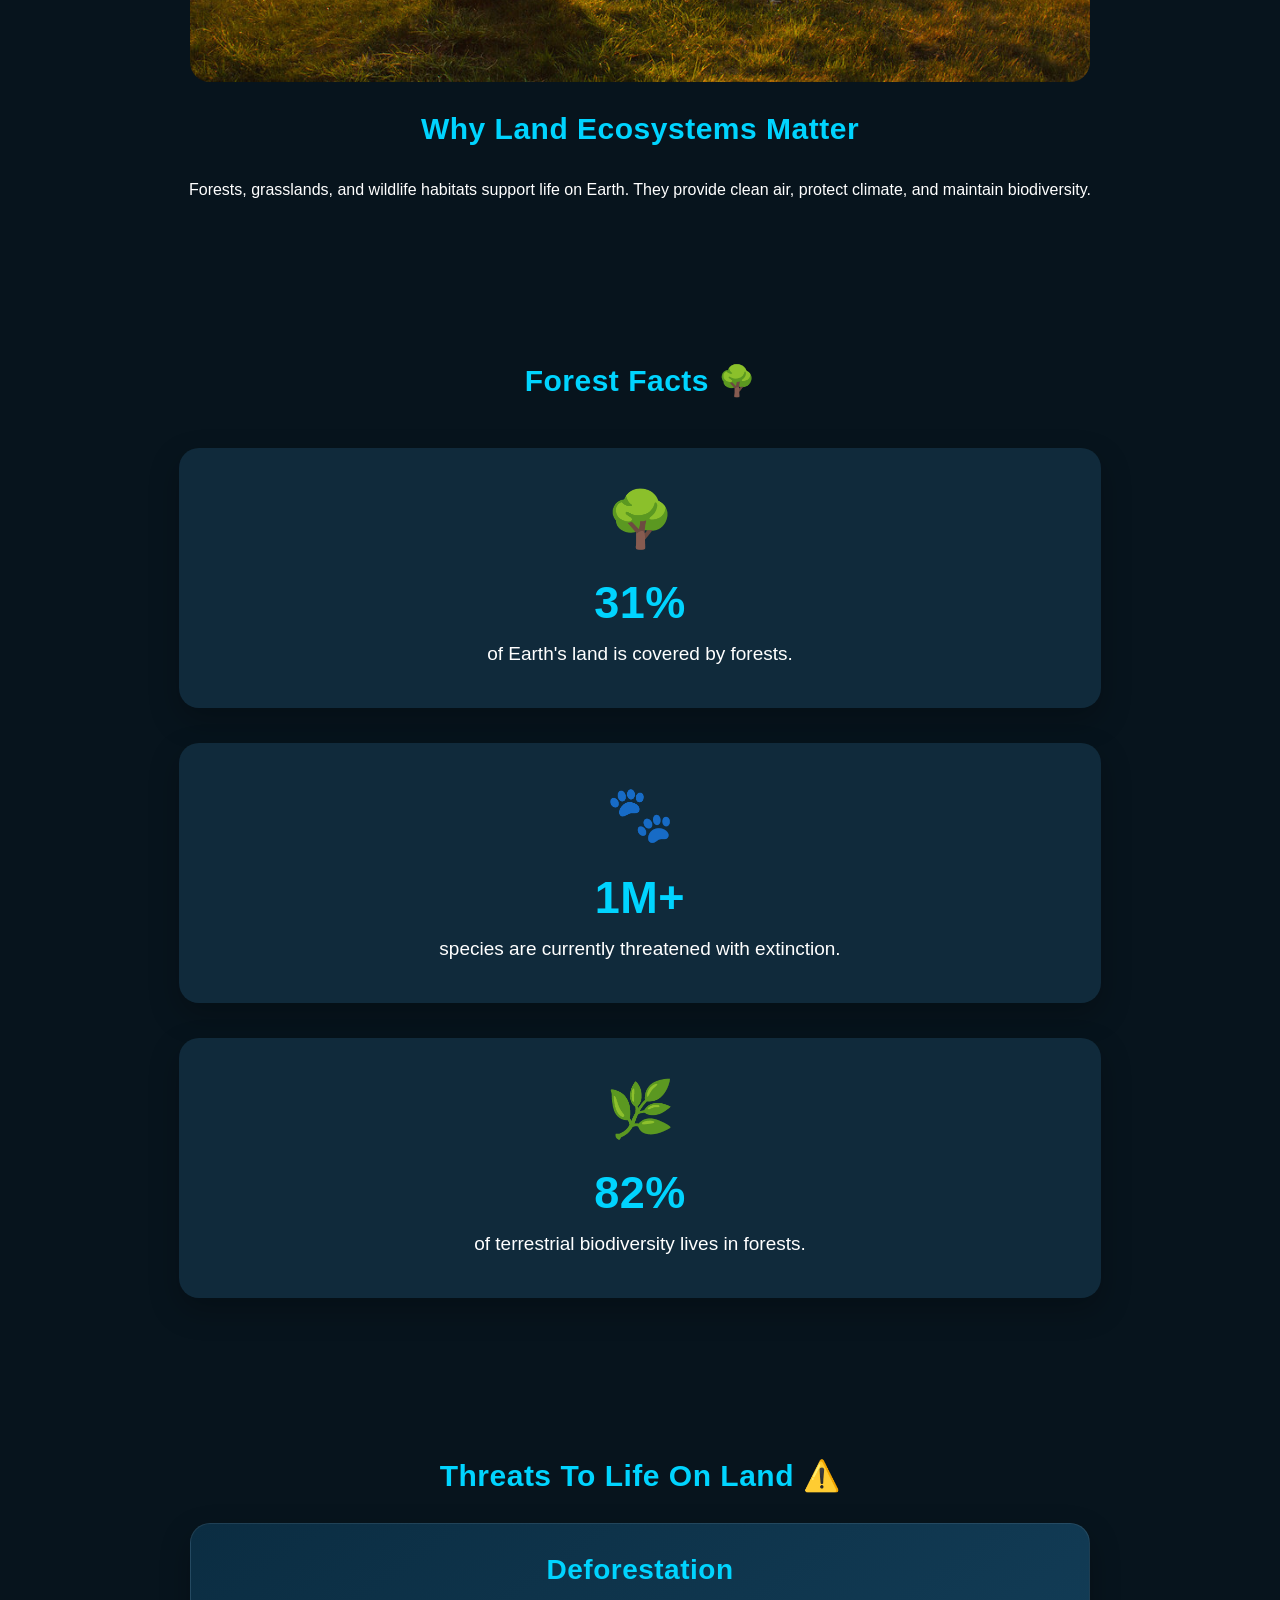
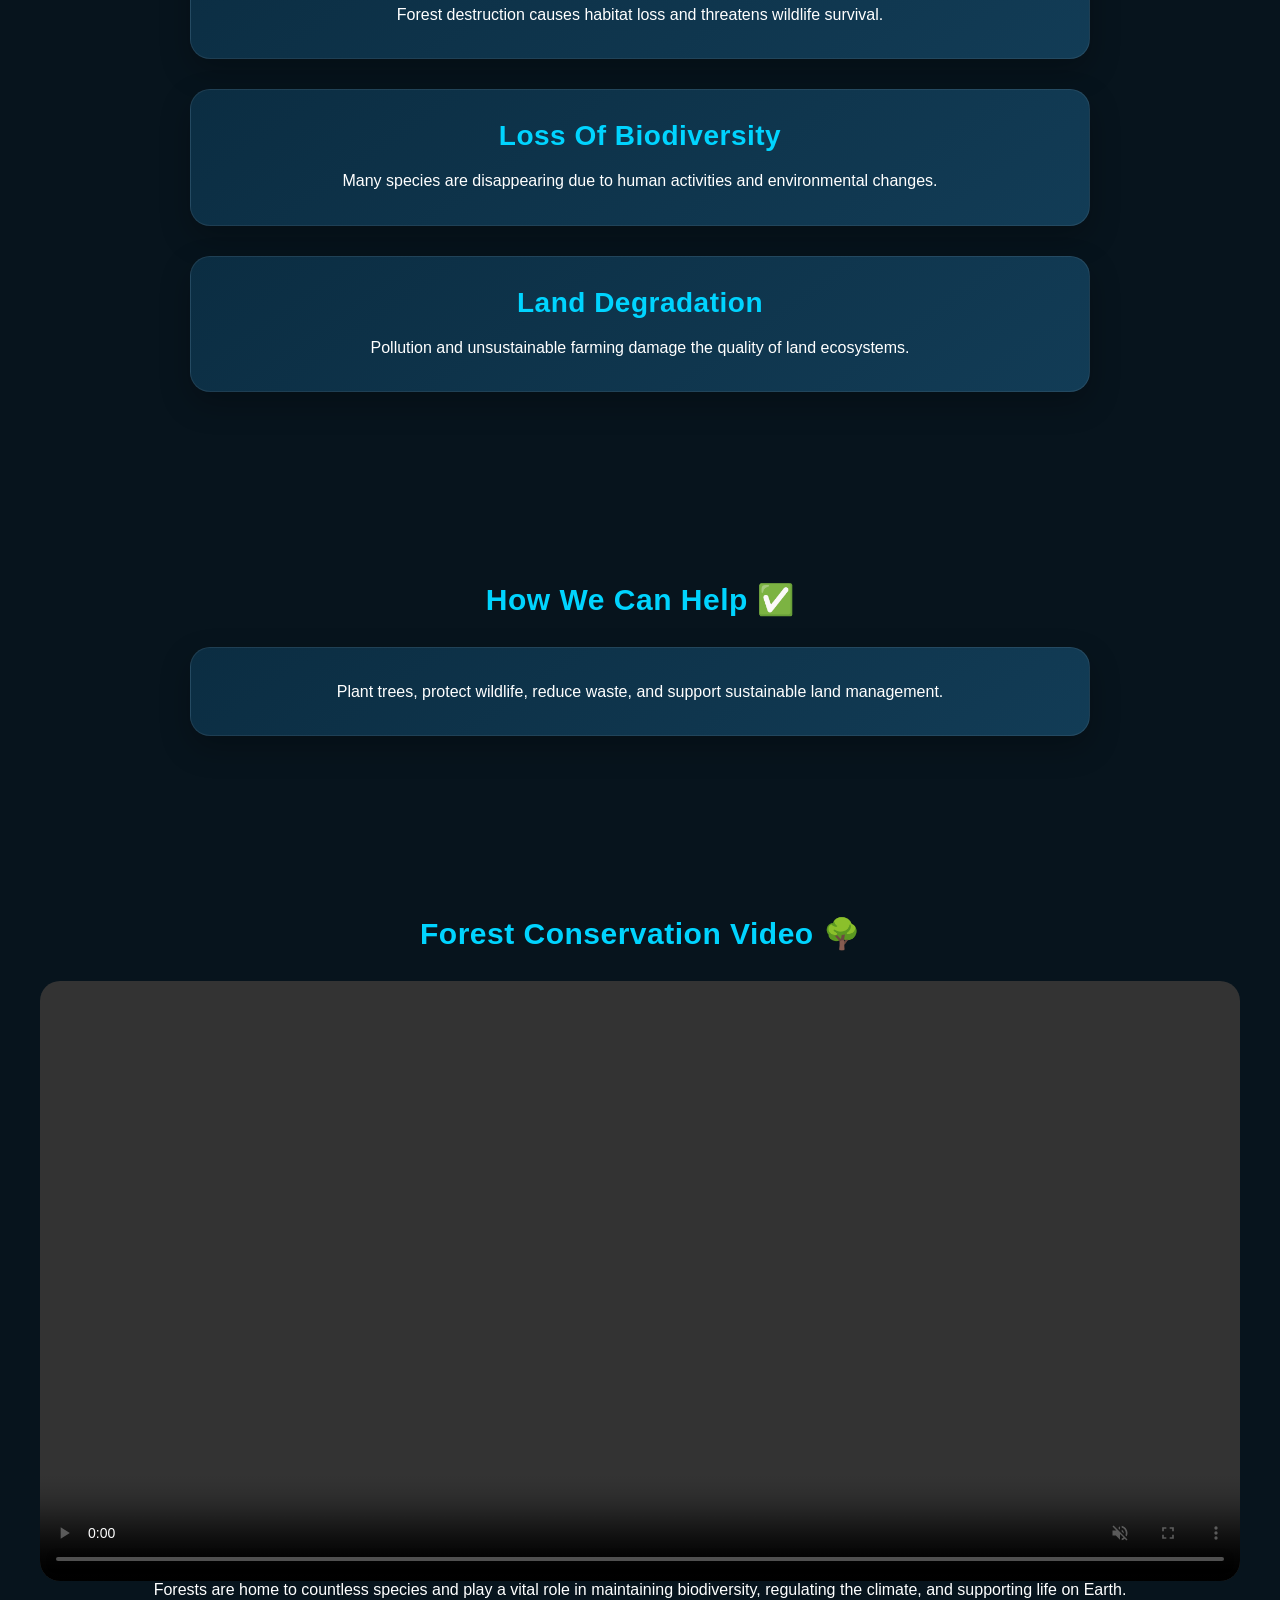
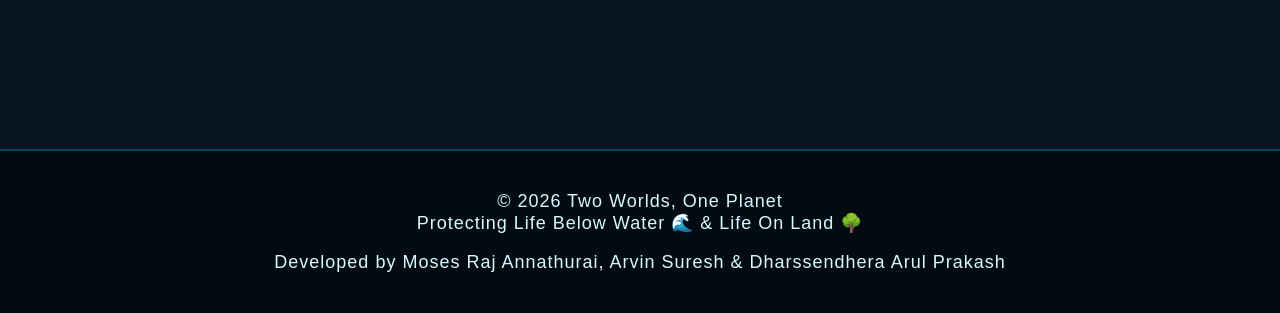
<file: pages/sdg15.html>
<!DOCTYPE html>
<html lang="en">

<head>

<meta charset="UTF-8">
<meta name="viewport" content="width=device-width, initial-scale=1.0">

<title>SDG 15 | Life on Land</title>

<link rel="stylesheet" href="../style.css">

</head>


<body>


<nav>

    <h2>Two Worlds, One Planet</h2>

    <ul>

        <li>
            <a href="../index.html">Home</a>
        </li>


        <li class="dropdown">

            <a href="#">Explore ▼</a>

            <ul class="dropdown-menu">

                <li><a href="sdg14.html">SDG 14</a></li>
                <li><a href="sdg15.html">SDG 15</a></li>
                <li><a href="malaysia.html">Malaysia</a></li>
                <li><a href="endangered.html">Species</a></li>

            </ul>

        </li>


        <li class="dropdown">

            <a href="#">Interact ▼</a>

            <ul class="dropdown-menu">

                <li><a href="quiz.html">Quiz</a></li>
                <li><a href="take-action.html">Take Action</a></li>
                <li><a href="impact.html">Impact</a></li>

            </ul>

        </li>


        <li>
            <a href="about.html">About</a>
        </li>


        <li>
            <a href="references.html">References</a>
        </li>


    </ul>

</nav>




<section class="hero forest-hero">

<div class="particles">

    <span></span>
    <span></span>
    <span></span>
    <span></span>
    <span></span>
    <span></span>
    <span></span>
    <span></span>

</div>

<h1>SDG 15: Life on Land 🌳</h1>

<p>
Protect, restore, and promote sustainable use of
terrestrial ecosystems and biodiversity.
</p>

</section>






<section class="sdg-section">


<img src="../images/forest.jpg" class="page-image">


<h2>Why Land Ecosystems Matter</h2>


<p>
Forests, grasslands, and wildlife habitats support
life on Earth. They provide clean air, protect climate,
and maintain biodiversity.
</p>


</section>








<section class="stats-section">

<h2>Forest Facts 🌳</h2>


<div class="stats-container">



<div class="stat-card">

<div class="stat-icon">🌳</div>

<h2 class="counter"
data-target="31"
data-final="31%"
>
0%
</h2>

<p>
of Earth's land is covered by forests.
</p>

</div>





<div class="stat-card">

<div class="stat-icon">🐾</div>

<h2 class="counter"
data-target="1"
data-type="million"
data-final="1M+"
>
0M+
</h2>

<p>
species are currently threatened with extinction.
</p>

</div>





<div class="stat-card">

<div class="stat-icon">🌿</div>

<h2 class="counter"
data-target="80"
data-final="80%"
>
0%
</h2>

<p>
of terrestrial biodiversity lives in forests.
</p>

</div>



</div>

</section>









<section class="sdg-section">


<h2>Threats To Life On Land ⚠️</h2>



<div class="card">

<h3>Deforestation</h3>

<p>
Forest destruction causes habitat loss
and threatens wildlife survival.
</p>

</div>





<div class="card">

<h3>Loss Of Biodiversity</h3>

<p>
Many species are disappearing due to
human activities and environmental changes.
</p>

</div>





<div class="card">

<h3>Land Degradation</h3>

<p>
Pollution and unsustainable farming damage
the quality of land ecosystems.
</p>

</div>


</section>








<section class="sdg-section">


<h2>How We Can Help ✅</h2>


<div class="card">

<p>
Plant trees, protect wildlife, reduce waste,
and support sustainable land management.
</p>

</div>


</section>









<section class="video-section">


<h2>Forest Conservation Video 🌳</h2>


<video controls autoplay loop muted>

<source src="../videos/forest.mp4" type="video/mp4">

Your browser does not support this video.

</video>



<p>
Forests are home to countless species and play a vital role in maintaining
biodiversity, regulating the climate, and supporting life on Earth.
</p>


</section>





<footer>

    <p>© 2026 Two Worlds, One Planet</p>

    <p>Protecting Life Below Water 🌊 & Life On Land 🌳</p>

    <br>

    <p>
        Developed by Moses Raj Annathurai,
        Arvin Suresh & Dharssendhera Arul Prakash
    </p>

</footer>

<script src="../script.js"></script>


</body>

</html>
</file>
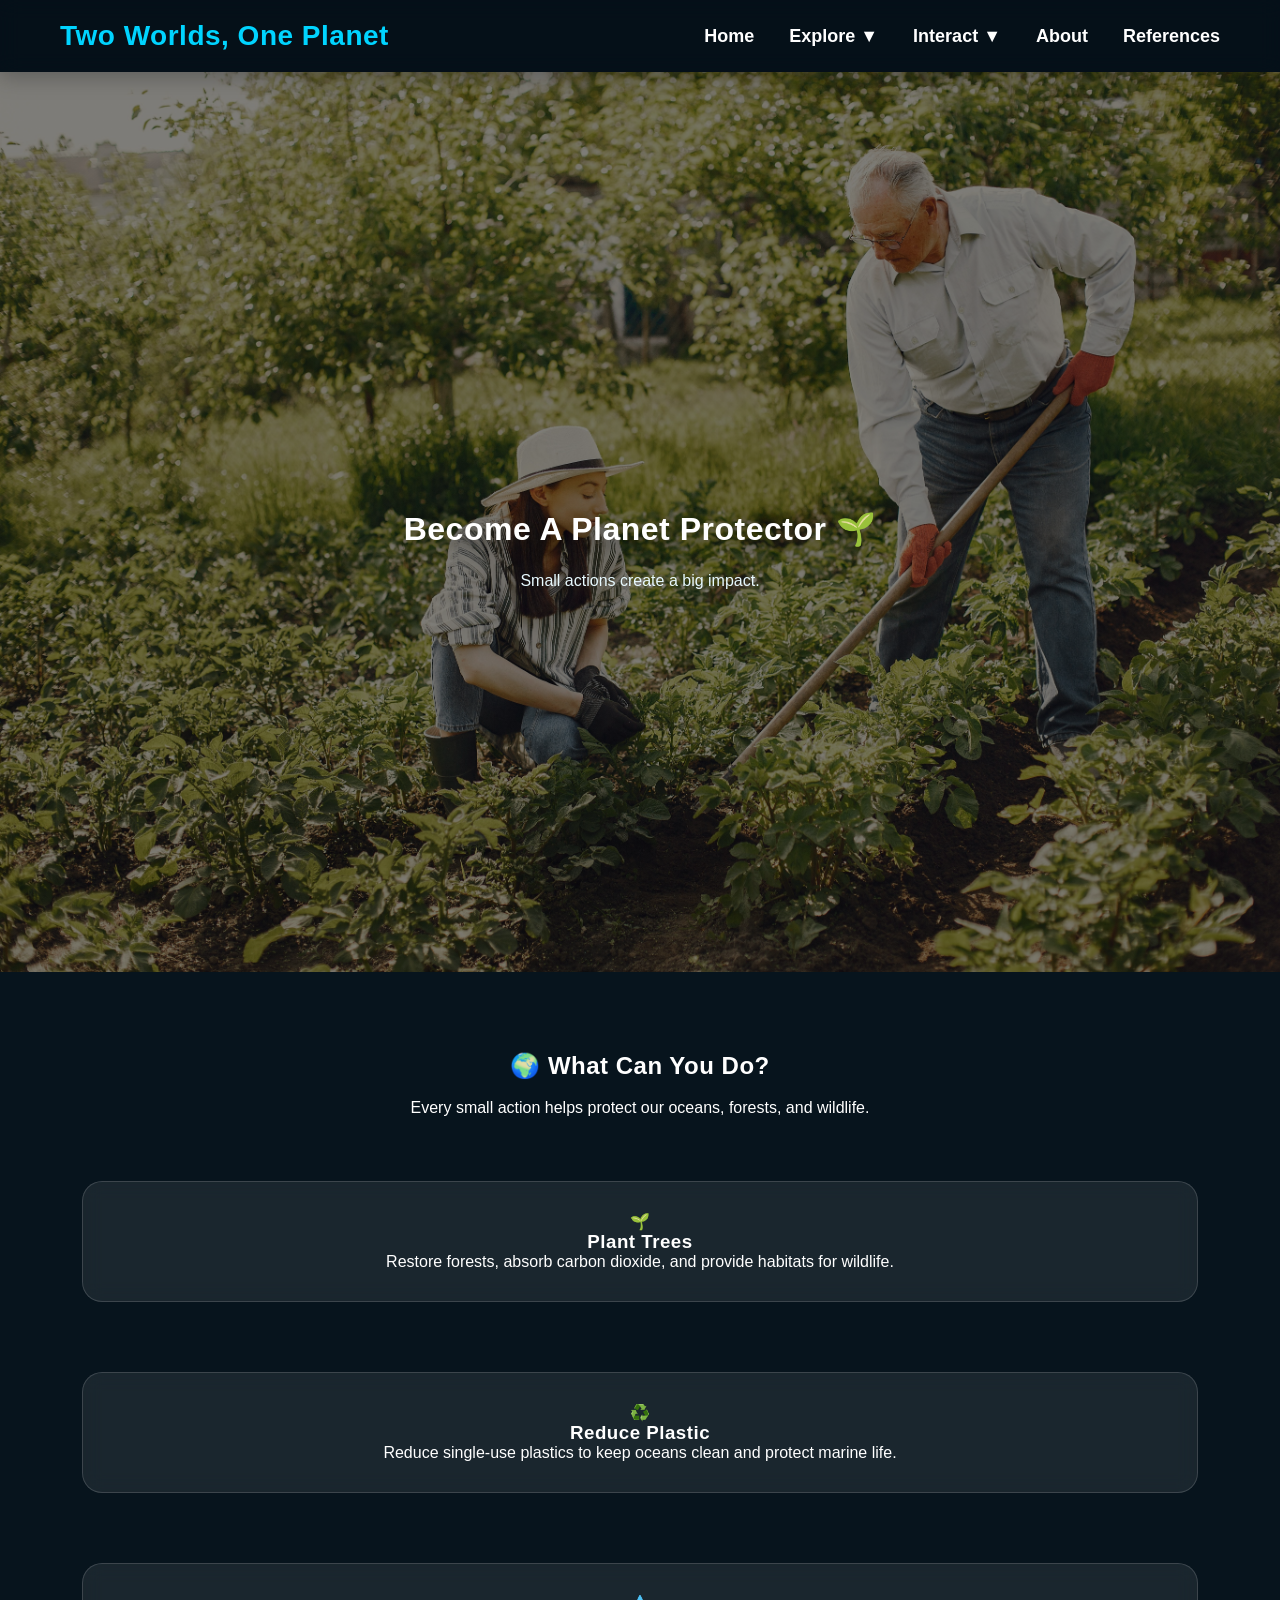
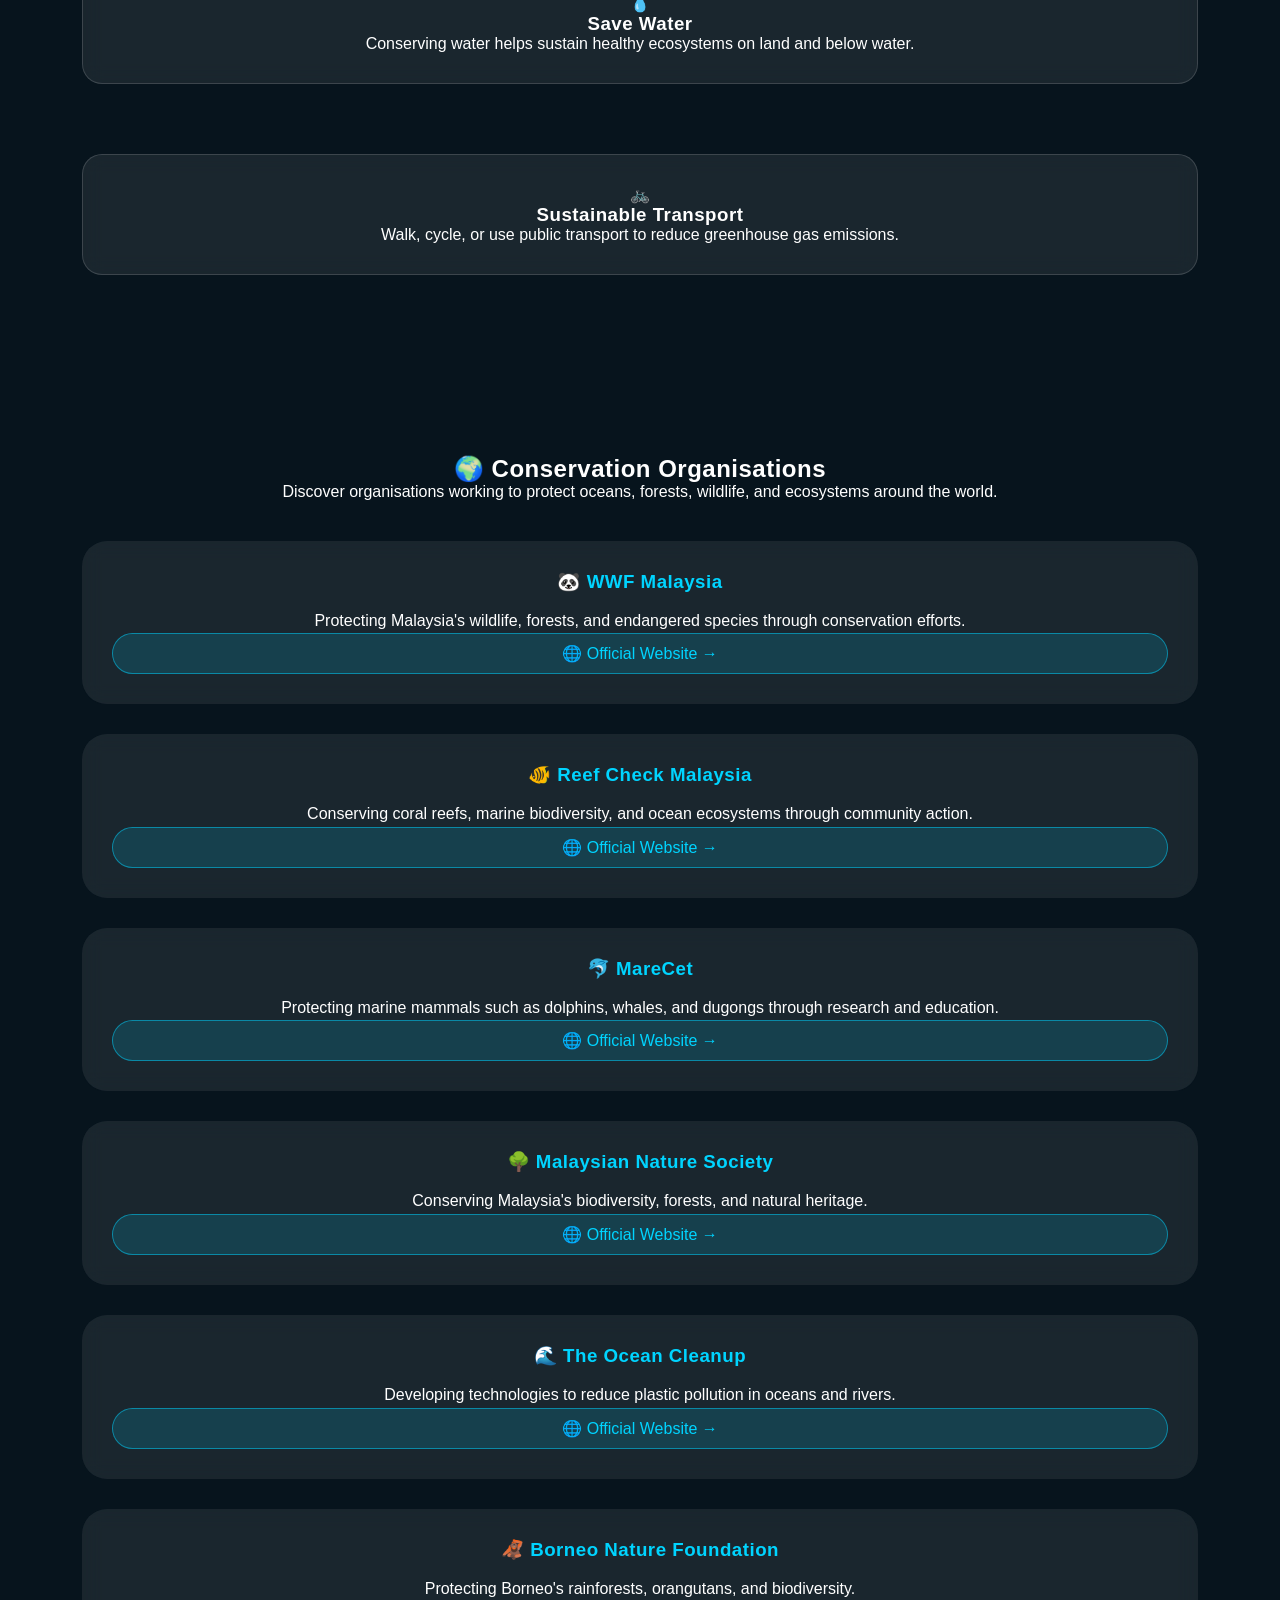
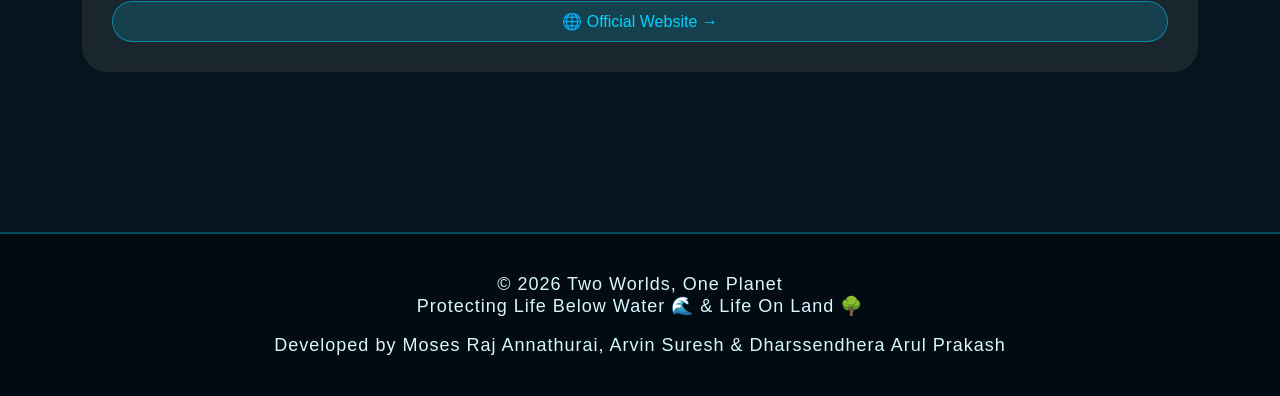
<file: pages/take-action.html>
<!DOCTYPE html>
<html lang="en">

<head>

<meta charset="UTF-8">
<meta name="viewport" content="width=device-width, initial-scale=1.0">

<title>Take Action | Two Worlds, One Planet</title>

<link rel="stylesheet" href="../style.css">

</head>

<body>

<nav>

    <h2>Two Worlds, One Planet</h2>

    <ul>

        <li>
            <a href="../index.html">Home</a>
        </li>

        <li class="dropdown">

            <a href="#">Explore ▼</a>

            <ul class="dropdown-menu">

                <li><a href="sdg14.html">SDG 14</a></li>
                <li><a href="sdg15.html">SDG 15</a></li>
                <li><a href="malaysia.html">Malaysia</a></li>
                <li><a href="endangered.html">Species</a></li>

            </ul>

        </li>

        <li class="dropdown">

            <a href="#">Interact ▼</a>

            <ul class="dropdown-menu">

                <li><a href="quiz.html">Quiz</a></li>
                <li><a href="take-action.html">Take Action</a></li>
                <li><a href="impact.html">Impact</a></li>

            </ul>

        </li>

        <li>
            <a href="about.html">About</a>
        </li>

        <li>
            <a href="references.html">References</a>
        </li>

    </ul>

</nav>



<section class="hero action-hero">

<div class="particles">

    <span></span>
    <span></span>
    <span></span>
    <span></span>
    <span></span>
    <span></span>
    <span></span>
    <span></span>

</div>

    <h1>Become A Planet Protector 🌱</h1>

    <p>
        Small actions create a big impact.
    </p>

</section>



<section class="action-section">

    <h2>🌍 What Can You Do?</h2>

    <p>
        Every small action helps protect our oceans, forests, and wildlife.
    </p>

    <div class="action-cards">

        <div class="action-card">

            <div class="action-icon">🌱</div>

            <h3>Plant Trees</h3>

            <p>
                Restore forests, absorb carbon dioxide, and provide habitats for wildlife.
            </p>

        </div>



        <div class="action-card">

            <div class="action-icon">♻️</div>

            <h3>Reduce Plastic</h3>

            <p>
                Reduce single-use plastics to keep oceans clean and protect marine life.
            </p>

        </div>



        <div class="action-card">

            <div class="action-icon">💧</div>

            <h3>Save Water</h3>

            <p>
                Conserving water helps sustain healthy ecosystems on land and below water.
            </p>

        </div>



        <div class="action-card">

            <div class="action-icon">🚲</div>

            <h3>Sustainable Transport</h3>

            <p>
                Walk, cycle, or use public transport to reduce greenhouse gas emissions.
            </p>

        </div>

    </div>

</section>


<section class="support-section">

    <h2>🌍 Conservation Organisations</h2>

    <p>
        Discover organisations working to protect oceans, forests,
        wildlife, and ecosystems around the world.
    </p>


    <div class="support-cards">


        <div class="support-card">

            <h3>🐼 WWF Malaysia</h3>

            <p>
                Protecting Malaysia's wildlife, forests,
                and endangered species through conservation efforts.
            </p>

            <a href="https://www.wwf.org.my/" target="_blank">
                🌐 Official Website →
            </a>

        </div>



        <div class="support-card">

            <h3>🐠 Reef Check Malaysia</h3>

            <p>
                Conserving coral reefs, marine biodiversity,
                and ocean ecosystems through community action.
            </p>

            <a href="https://www.reefcheck.org.my/" target="_blank">
                🌐 Official Website →
            </a>

        </div>



        <div class="support-card">

            <h3>🐬 MareCet</h3>

            <p>
                Protecting marine mammals such as dolphins,
                whales, and dugongs through research and education.
            </p>

            <a href="https://marecet.org/" target="_blank">
                🌐 Official Website →
            </a>

        </div>



        <div class="support-card">

            <h3>🌳 Malaysian Nature Society</h3>

            <p>
                Conserving Malaysia's biodiversity,
                forests, and natural heritage.
            </p>

            <a href="https://www.mns.my/" target="_blank">
                🌐 Official Website →
            </a>

        </div>



        <div class="support-card">

            <h3>🌊 The Ocean Cleanup</h3>

            <p>
                Developing technologies to reduce
                plastic pollution in oceans and rivers.
            </p>

            <a href="https://theoceancleanup.com/" target="_blank">
                🌐 Official Website →
            </a>

        </div>



        <div class="support-card">

            <h3>🦧 Borneo Nature Foundation</h3>

            <p>
                Protecting Borneo's rainforests,
                orangutans, and biodiversity.
            </p>

            <a href="https://www.borneonaturefoundation.org/" target="_blank">
                🌐 Official Website →
            </a>

        </div>


    </div>

</section>


<footer>

    <p>© 2026 Two Worlds, One Planet</p>

    <p>Protecting Life Below Water 🌊 & Life On Land 🌳</p>

    <br>

    <p>
        Developed by Moses Raj Annathurai,
        Arvin Suresh & Dharssendhera Arul Prakash
    </p>

</footer>
<script src="../script.js"></script>

</body>

</html>
</file>
<file: style.css>
/* =========================
   GLOBAL SETTINGS
========================= */

html{
    scroll-behavior:smooth;
}


*{
    margin:0;
    padding:0;
    box-sizing:border-box;
}


body{

    font-family:'Poppins',sans-serif;

    background:#07141d;

    color:white;

}


/* =========================
   NAVIGATION BAR
========================= */


nav{

    display:flex;

    justify-content:space-between;

    align-items:center;

    padding:20px 60px;

    background:rgba(5,16,24,0.85);

    backdrop-filter:blur(10px);

    position:sticky;

    top:0;

    z-index:1000;

    box-shadow:0 5px 20px rgba(0,0,0,0.25);

}



nav h2{

    color:#00d4ff;

    font-size:28px;

}



nav ul{

    display:flex;

    list-style:none;

    gap:35px;

}



nav a{

    color:white;

    text-decoration:none;

    font-weight:600;

    font-size:18px;

    transition:.3s;

}



nav a:hover{

    color:#00d4ff;

}



/* =========================
   DROPDOWN MENU
========================= */

.dropdown{

    position:relative;

}

.dropdown-menu{

    position:absolute;

    top:100%;

    left:0;

    min-width:190px;

    padding:10px 0;

    background:#051018;

    border-radius:10px;

    box-shadow:0 10px 25px rgba(0,0,0,.3);

    list-style:none;

    display:block;          /* ADD THIS */

    opacity:0;

    visibility:hidden;

    transform:translateY(10px);

    transition:
        opacity .25s ease,
        transform .25s ease,
        visibility .25s;

    z-index:999;

}

.dropdown:hover .dropdown-menu{

    opacity:1;

    visibility:visible;

    transform:translateY(0);

}

.dropdown-menu li{

    width:100%;

}

.dropdown-menu a{

    display:block;

    padding:12px 20px;

    font-size:16px;

    color:white;

    text-decoration:none;

    transition:.25s;

}

.dropdown-menu a:hover{

    background:#102733;

    color:#00d4ff;

    padding-left:26px;

}

/* =========================
   HERO SECTION
========================= */


.hero{

    height:90vh;

    display:flex;

    flex-direction:column;

    justify-content:center;

    align-items:center;

    text-align:center;

    padding:40px;

    position:relative;

    overflow:hidden;


    background:

    linear-gradient(
        rgba(0,0,0,.5),
        rgba(0,0,0,.5)
    ),

    url("images/planet.jpg");


    background-size:cover;

    background-position:center;

}



.hero-content{

    position:relative;

    z-index:5;

}



.hero h1{

    font-size:60px;

    margin-bottom:20px;

    text-shadow:0 5px 20px rgba(0,0,0,.5);

}



.hero p{

    max-width:800px;

    font-size:22px;

    line-height:1.6;

    color:#e8faff;

}




.hero h3{

    margin-top:20px;

}



/* =========================
   DIFFERENT HERO BACKGROUNDS
========================= */


.ocean-hero{

    background:

    linear-gradient(
        rgba(0,0,0,.5),
        rgba(0,0,0,.5)
    ),

    url("images/ocean.jpg");

    background-size:cover;

    background-position:center;

}



.forest-hero{

    background:

    linear-gradient(
        rgba(0,0,0,.5),
        rgba(0,0,0,.5)
    ),

    url("images/forest.jpg");

    background-size:cover;

    background-position:center;

}



.malaysia-hero{

    background:

    linear-gradient(
        rgba(0,0,0,.5),
        rgba(0,0,0,.5)
    ),

    url("images/malaysia.jpg");

    background-size:cover;

    background-position:center;

}



.quiz-hero{

    background:

    linear-gradient(
        rgba(0,0,0,.5),
        rgba(0,0,0,.5)
    ),

    url("images/quiz.jpg");

    background-size:cover;

}



.action-hero{

    background:

    linear-gradient(
        rgba(0,0,0,.5),
        rgba(0,0,0,.5)
    ),

    url("images/action.jpg");

    background-size:cover;

}



.impact-hero{

    background:

    linear-gradient(
        rgba(0,0,0,.5),
        rgba(0,0,0,.5)
    ),

    url("images/impact.jpg");

    background-size:cover;

}



/* =========================
   HERO BUTTONS
========================= */


.hero-buttons{

    display:flex;

    gap:25px;

    margin-top:30px;

}



button{

    font-family:'Poppins',sans-serif;

}



.hero-buttons button{

    background:#00d4ff;

    color:#051018;

    border:none;

    padding:15px 35px;

    border-radius:30px;

    font-size:18px;

    font-weight:600;

    cursor:pointer;

    transition:.3s;

}



.hero-buttons button:hover{

    transform:translateY(-5px);

    box-shadow:0 10px 25px rgba(0,212,255,.4);

}



/* =========================
   CLOUD ANIMATION
========================= */


.cloud{

    position:absolute;

    pointer-events:none;

    opacity:.45;

    z-index:2;

    animation:cloudMove linear infinite;

}



.cloud1{

    width:280px;

    top:8%;

    left:-350px;

    animation-duration:60s;

}



.cloud2{

    width:220px;

    top:25%;

    left:-600px;

    animation-duration:85s;

}



.cloud3{

    width:340px;

    top:15%;

    left:-900px;

    animation-duration:110s;

}



@keyframes cloudMove{

    from{

        transform:translateX(0);

    }


    to{

        transform:translateX(calc(100vw + 1200px));

    }

}

/* =========================
   SDG SECTIONS
========================= */


.sdg-section{

    padding:80px 40px;

    text-align:center;

}



.sdg-section h2{

    font-size:40px;

    color:#00d4ff;

    margin-bottom:30px;

}



.sdg-section p{

    width:70%;

    margin:auto;

    font-size:18px;

    line-height:1.7;

}



/* =========================
   GENERAL CARDS
========================= */


.card{

    background:

    linear-gradient(
        145deg,
        #0b2d42,
        #123c56
    );


    max-width:900px;

    width:80%;

    margin:30px auto;

    padding:30px;

    border-radius:20px;


    border:1px solid rgba(255,255,255,.08);

    box-shadow:
    0 12px 30px rgba(0,0,0,.25);


    transition:.35s;

}



.card:hover{

    transform:translateY(-10px);

    box-shadow:
    0 18px 40px rgba(0,212,255,.25);

}



.card h3{

    color:#00d4ff;

    font-size:28px;

    margin-bottom:15px;

}



.card p{

    font-size:18px;

    line-height:1.7;

}



.card img{

    width:100%;

    height:300px;

    object-fit:cover;

    border-radius:15px;

    margin-bottom:20px;

}



/* =========================
   SPECIES CARDS
========================= */


.species-card{

    max-width:350px;

    display:inline-block;

    vertical-align:top;

    margin:20px;

    padding:0;

    overflow:hidden;

}



.species-card img{

    width:100%;

    height:220px;

    object-fit:cover;

    transition:.4s;

}



.species-card:hover img{

    transform:scale(1.05);

}



.species-card h3{

    padding:20px 20px 10px;

}



.species-card p{

    padding:0 20px;

}



.status{

    font-weight:bold;

    color:#ff6b6b;

}



/* =========================
   PAGE IMAGES
========================= */


.page-image{

    width:70%;

    max-width:900px;

    height:400px;

    object-fit:cover;

    border-radius:20px;

    margin:30px auto;

    display:block;

    transition:.5s;

}



.page-image:hover{

    transform:scale(1.05);

}



/* =========================
   STATISTICS SECTION
========================= */


.stats-section{

    padding:80px 10%;

    text-align:center;

}



.stats-section h2{

    font-size:42px;

    color:#00d4ff;

    margin-bottom:50px;

}



.stats-container{

    display:flex;

    justify-content:center;

    gap:35px;

    flex-wrap:wrap;

}



.stat-card{

    background:#102a3b;

    width:300px;

    min-height:260px;

    padding:35px 25px;


    border-radius:20px;


    display:flex;

    flex-direction:column;

    justify-content:center;

    align-items:center;

    text-align:center;


    box-shadow:
    0 12px 30px rgba(0,0,0,.25);


    transition:.35s;

}



.stat-card:hover{

    transform:translateY(-10px) scale(1.03);

    box-shadow:
    0 18px 40px rgba(0,212,255,.3);

}



.stat-icon{

    font-size:55px;

    margin-bottom:15px;

}



.stat-card h2{

    font-size:58px;

    color:#00d4ff;

    margin:10px 0;

}



.stat-card p{

    font-size:19px;

    line-height:1.6;

}



/* =========================
   VIDEO SECTION
========================= */


.video-section{

    padding:70px 20px;

    text-align:center;

    display:flex;

    flex-direction:column;

    align-items:center;

}



.video-section h2{

    color:#00d4ff;

    font-size:35px;

    margin-bottom:30px;

}



.video-section video{

    width:85%;

    max-width:1200px;

    height:500px;

    object-fit:cover;

    border-radius:20px;

}



/* =========================
   FOOTER
========================= */


footer{

    background:#020b12;

    padding:40px 20px;

    margin-top:80px;

    text-align:center;


    border-top:
    2px solid rgba(0,212,255,.3);

}



footer p{

    color:#d9f7ff;

    font-size:18px;

    letter-spacing:1px;

}

/* =========================
   MALAYSIA INTERACTIVE MAP
========================= */


.map-container{

    position:relative;

    width:900px;

    max-width:100%;

    margin:50px auto;

}



.malaysia-map{

    width:100%;

    display:block;

}



/* =========================
   MAP MARKERS
========================= */


.map-marker{

    position:absolute;

    width:12px;

    height:12px;

    background:#00d4ff;

    border-radius:50%;

    cursor:pointer;

    border:2px solid white;

    box-shadow:
    0 0 8px #00d4ff,
    0 0 15px #00d4ff;


    animation:pulse-marker 2s infinite;

}



@keyframes pulse-marker{

    0%{

        transform:scale(1);

    }


    50%{

        transform:scale(1.4);

    }


    100%{

        transform:scale(1);

    }

}



/* LOCATION POSITIONS */

/* LOCATION POSITIONS */

.redang{
    left:25.8%;
    top:44.5%;
}

.negara{
    left:24.2%;
    top:62.8%;
}

.kinabalu{
    left:82.7%;
    top:37.6%;
}


/* POPUP */


.marker-popup{

    position:absolute;

    bottom:30px;

    left:50%;

    transform:
    translateX(-50%)
    translateY(10px);


    background:rgba(255,255,255,0.12);

    color:white;

    padding:15px 20px;

    border-radius:15px;

    border:1px solid rgba(0,212,255,0.5);

    backdrop-filter:blur(12px);

    box-shadow:0 10px 25px rgba(0,212,255,0.2);

    opacity:0;

    visibility:hidden;

    transition:.3s;

    white-space:nowrap;

    font-size:14px;

}



.map-marker:hover .marker-popup{

    opacity:1;

    visibility:visible;
position:absolute;
    transform:
    translate(-50%, -50%)

}



/* LOCATION CARD */


/* =========================
   MALAYSIA LOCATION CARD FIX
========================= */

.location-card {

    width:70%;

    max-width:750px;

    margin:40px auto;

    padding:30px;

    background:rgba(255,255,255,0.12);

    border-radius:25px;

    text-align:center;

    backdrop-filter:blur(12px);

    border:1px solid rgba(255,255,255,0.15);

    transition:0.4s ease;

}


.location-card:hover{

    background:rgba(255,255,255,0.16);

    transform:translateY(-5px);

}


.location-card h3{

    color:#00d4ff;

}

/* =========================
   LOCATION IMAGE
========================= */

.location-image {

    width:100%;

    max-width:550px;

    height:300px;

    object-fit:cover;

    border-radius:20px;

    margin:25px auto;

    display:block;

}


/* =========================
   QUIZ PAGE
========================= */


.quiz-container{

    max-width:900px;

    margin:auto;

    padding:30px;

}



.quiz-card{

    background:#102733;

    padding:30px;

    margin:25px 0;

    border-radius:20px;

}



.quiz-card button{

    display:block;

    width:100%;

    margin:12px 0;

    padding:15px;

    border:none;

    border-radius:15px;


    background:#0077b6;

    color:white;


    cursor:pointer;

    font-size:16px;

}



.quiz-card button:hover{

    transform:scale(1.03);

}



.feedback{

    font-size:20px;

    font-weight:bold;

}



#badge{

    text-align:center;

    font-size:25px;

}



/* =========================
   TAKE ACTION PAGE
========================= */


.action-container{

    max-width:1000px;

    margin:auto;

    padding:40px;

    text-align:center;

}



.action-card{

    width:260px;

    padding:30px;

    margin:20px auto;

    border:1px solid rgba(255,255,255,.15);

    border-radius:20px;


    background:
    rgba(255,255,255,.08);


    backdrop-filter:blur(10px);


    transition:.4s;

}



.action-card:hover{

    transform:translateY(-10px);

}



/* CHECKBOX FIX */


.action-card label{

    display:flex;

    align-items:center;

    justify-content:flex-start;

    gap:12px;

    margin:15px 0;

    font-size:18px;

}



.action-card input{

    width:20px;

    height:20px;

}



/* BUTTON */


.action-container button{

    padding:15px 35px;

    border:none;

    border-radius:20px;


    background:#0077b6;

    color:white;


    font-size:16px;

    cursor:pointer;

}



.action-container button:hover{

    background:#00a8e8;

}



/* =========================
   IMPACT PAGE
========================= */


.impact-container{

    max-width:900px;

    margin:auto;

    padding:40px;

}



.impact-card{

    background:#102733;

    padding:40px;

    border-radius:20px;

    text-align:center;

}



.impact-card input{

    display:block;

    margin:20px auto;

    padding:15px;


    width:250px;


    border-radius:10px;

    border:none;

    text-align:center;

}



.impact-card button{

    padding:15px 35px;

    border:none;

    border-radius:20px;


    background:#0077b6;

    color:white;

}



/* =========================
   TREE SIMULATOR
========================= */


.tree-simulator{

    text-align:center;

    padding:80px 20px;

}



.tree-display{

    font-size:60px;

    margin:30px auto;

    min-height:80px;

}



.tree-controls{

    display:flex;

    justify-content:center;

    align-items:center;

    gap:25px;

    margin:30px 0;

}



.tree-controls button{

    width:50px;

    height:50px;

    border:none;

    border-radius:50%;

    font-size:25px;

    cursor:pointer;

}



#treeCount{

    font-size:30px;

    font-weight:bold;

}



.impact-results{

    display:flex;

    justify-content:center;

    align-items:stretch;

    gap:25px;

    flex-wrap:wrap;

}



.impact-results div{

    width:180px;

    min-height:120px;

    padding:20px;


    border-radius:20px;


    background:
    rgba(255,255,255,.08);

}



/* TREE ANIMATION */


.growing-tree{

    display:inline-block;

    animation:growTree .8s ease;

}



@keyframes growTree{


    from{

        transform:scale(0);

        opacity:0;

    }


    50%{

        transform:scale(1.3);

    }


    to{

        transform:scale(1);

        opacity:1;

    }

}



/* EARTH HEALTH */


.earth-health{

    margin-top:60px;

    padding:30px;

    background:
    rgba(255,255,255,.06);


    border-radius:25px;

    backdrop-filter:blur(10px);

}



.health-bar{

    width:80%;

    max-width:600px;

    height:30px;

    margin:25px auto;


    background:
    rgba(255,255,255,.15);


    border-radius:30px;

    overflow:hidden;

}



.health-fill{

    height:100%;

    width:0%;


    background:
    linear-gradient(
    90deg,
    #2ecc71,
    #00d4ff
    );


    transition:.8s;

}



#healthText{

    font-size:22px;

    font-weight:bold;

}

/* =========================
   SDG 13 CLIMATE ACTION
========================= */


.climate-section{

    text-align:center;

    padding:90px 20px;

}



.climate-section > p{

    max-width:750px;

    margin:20px auto 50px;

    line-height:1.7;

}



.climate-cards{

    display:grid;

    grid-template-columns:
    repeat(auto-fit,minmax(260px,1fr));


    gap:30px;

    max-width:1000px;

    margin:auto;

}



.climate-card{

    padding:35px;

    border-radius:25px;


    background:
    rgba(255,255,255,.08);


    border:
    1px solid rgba(255,255,255,.15);


    backdrop-filter:blur(12px);


    transition:.4s;

}



.climate-card:hover{

    transform:translateY(-10px);

}



.climate-icon{

    font-size:50px;

    margin-bottom:20px;

}



.climate-card p{

    line-height:1.6;

}



/* =========================
   NGO SUPPORT SECTION
========================= */


.support-section{

    text-align:center;

    padding:80px 20px;

}



.support-cards{

    display:flex;

    justify-content:center;

    align-items:stretch;

    gap:30px;

    flex-wrap:wrap;

    margin-top:40px;

}



.support-card{

    width:260px;

    padding:30px;


    display:flex;

    flex-direction:column;


    border-radius:25px;


    background:
    rgba(255,255,255,.08);


    backdrop-filter:blur(10px);


    transition:.4s;

}



.support-card:hover{

    transform:translateY(-10px);

}



.support-card h3{

    color:#00d4ff;

    margin-bottom:15px;

}



.support-card p{

    line-height:1.6;

}



.support-card a{

    margin-top:auto;

    padding:10px 22px;


    border-radius:25px;


    background:
    rgba(0,212,255,.15);


    border:
    1px solid rgba(0,212,255,.5);


    color:#00d4ff;


    text-decoration:none;


    transition:.3s;

}



.support-card a:hover{

    background:#00d4ff;

    color:white;

}



/* =========================
   REFERENCES PAGE
========================= */


.references-section{

    text-align:center;

    padding:90px 20px;

}



.references-section > p{

    max-width:700px;

    margin:0 auto 40px;

    line-height:1.7;

}



.reference-cards{

    display:grid;

    grid-template-columns:
    repeat(auto-fit,minmax(260px,1fr));


    gap:35px;


    max-width:1100px;

    margin:40px auto;

}



.reference-card{

    padding:35px;


    border-radius:25px;


    background:
    linear-gradient(
        145deg,
        rgba(255,255,255,.12),
        rgba(255,255,255,.04)
    );


    border:
    1px solid rgba(255,255,255,.15);


    backdrop-filter:blur(12px);


    transition:.4s;

}



.reference-card:hover{

    transform:translateY(-12px);

}



.reference-card h3{

    font-size:22px;

    margin-bottom:15px;

}



.reference-card p{

    line-height:1.7;

}



.reference-card a{

    display:inline-block;

    margin-top:25px;

    padding:12px 25px;


    border-radius:30px;


    background:#00d4ff;


    color:white;


    text-decoration:none;

}



.tools{

    display:flex;

    justify-content:center;

    flex-wrap:wrap;

    gap:15px;

}



.tools span{

    padding:12px 20px;

    border-radius:25px;


    background:
    rgba(255,255,255,.1);

}



/* =========================
   SCROLL REVEAL
========================= */


.hidden{

    opacity:0;

    transform:translateY(25px);

    transition:.7s ease;

}



.show{

    opacity:1;

    transform:translateY(0);

}



/* =========================
   BUBBLES
========================= */


.bubbles span{

    position:absolute;

    bottom:-50px;

    width:20px;

    height:20px;


    border-radius:50%;


    background:
    rgba(255,255,255,.25);


    animation:bubbleRise linear infinite;

}



.bubbles span:nth-child(1){

    left:15%;

    animation-duration:12s;

}


.bubbles span:nth-child(2){

    left:35%;

    animation-duration:18s;

}



.bubbles span:nth-child(3){

    left:55%;

    animation-duration:10s;

}



.bubbles span:nth-child(4){

    left:75%;

    animation-duration:15s;

}



.bubbles span:nth-child(5){

    left:90%;

    animation-duration:20s;

}



@keyframes bubbleRise{


from{

    transform:translateY(0);

    opacity:0;

}


20%{

    opacity:1;

}


to{

    transform:translateY(-90vh);

    opacity:0;

}

}



/* =========================
   WAVES
========================= */

/* =========================
   WAVES
========================= */

/* =========================
   WAVES
========================= */

.waves{

    position:absolute;

    bottom:-125px;

    left:-40%;

    width:200%;

    height:120px;


    background:
    rgba(255,255,255,.15);


    border-radius:
    50% 50% 0 0;


    animation:waveMove 10s ease-in-out infinite alternate;

    z-index:2;

}


@keyframes waveMove{


from{

    transform:
    translateX(-2%)
    translateY(5px);

}


to{

    transform:
    translateX(2%)
    translateY(-5px);

}

}


/* =========================
   FINAL BUTTON POLISH
========================= */


button:active{

    transform:scale(.95);

}



h1,h2,h3{

    letter-spacing:.5px;

}



/* =========================
   MOBILE RESPONSIVE
========================= */


@media(max-width:768px){


nav{

    flex-direction:column;

    padding:20px;

}



nav h2{

    margin-bottom:15px;

    text-align:center;

}



nav ul{

    flex-direction:column;

    gap:15px;

    text-align:center;

}



.dropdown-menu{

    position:static;

}



.hero{

    height:80vh;

    padding:20px;

}



.hero h1{

    font-size:40px;

}



.hero p{

    font-size:18px;

}



.hero-buttons{

    flex-direction:column;

}



.hero-buttons button{

    width:220px;

}



.sdg-section{

    padding:60px 20px;

}



.sdg-section p{

    width:90%;

}



.card{

    width:90%;

}



.page-image{

    width:90%;

    height:250px;

}



.stats-container{

    flex-direction:column;

    align-items:center;

}



.stat-card{

    width:90%;

}



.video-section video{

    width:95%;

    height:300px;

}



.map-container{

    width:95%;

}



.action-container{

    padding:20px;

}



.tree-display{

    font-size:45px;

}



.impact-results div{

    width:90%;

}



.support-card{

    width:90%;

}



.reference-card{

    width:90%;

}


}

/* =========================
   HERO INTRO ANIMATION
========================= */

.hero-content h1{

    opacity:0;
    animation:titleAppear 1.5s ease forwards;

}


.hero-content p{

    opacity:0;
    animation:fadeUp 1.5s ease forwards;

    animation-delay:.5s;

}


.hero-content h3{

    opacity:0;
    animation:fadeUp 1.5s ease forwards;

    animation-delay:1s;

}


.hero-buttons{

    opacity:0;
    animation:slideButtons 1.5s ease forwards;

    animation-delay:1.3s;

}
@keyframes titleAppear{


from{

    opacity:0;

    transform:translateY(30px);

}


to{

    opacity:1;

    transform:translateY(0);

}

}



@keyframes fadeUp{


from{

    opacity:0;

    transform:translateY(40px);

}


to{

    opacity:1;

    transform:translateY(0);

}

}



@keyframes slideButtons{


from{

    opacity:0;

    transform:translateY(60px);

}


to{

    opacity:1;

    transform:translateY(0);

}

}

/* =========================
   FIX TAKE ACTION HEADER ALIGNMENT
========================= */

.action-section{

    display:block;
    text-align:center;
    padding:80px 20px;

}


.action-section h2{

    width:100%;
    display:block;
    margin-bottom:15px;

}


.action-section > p{

    width:100%;
    max-width:700px;
    margin:0 auto 40px;
    line-height:1.6;

}


.action-cards{

    display:flex;

    justify-content:center;

    align-items:stretch;

    gap:30px;

    flex-wrap:wrap;

}

/* =========================
   SDG CONNECTION POLISH
========================= */

.sdg-connection{

    text-align:center;

    padding:90px 20px;

}


.sdg-connection h2{

    color:#00d4ff;

    font-size:40px;

    margin-bottom:20px;

}


.connection-text{

    max-width:750px;

    margin:0 auto 50px;

    line-height:1.7;

    font-size:18px;

}



.connection-container{

    display:flex;

    justify-content:center;

    align-items:center;

    gap:40px;

    flex-wrap:wrap;

}



.sdg-box{

    width:300px;

    min-height:250px;

    padding:35px;

    border-radius:25px;

    background:rgba(255,255,255,0.08);

    border:1px solid rgba(255,255,255,0.15);

    backdrop-filter:blur(12px);

    text-align:center;

    transition:.4s ease;

}



.sdg-box:hover{

    transform:translateY(-10px);

    box-shadow:0 15px 35px rgba(0,212,255,.25);

}



.sdg-icon{

    font-size:55px;

    margin-bottom:15px;

}



.sdg-box h3{

    color:#00d4ff;

    font-size:25px;

    margin-bottom:10px;

}



.sdg-box p{

    line-height:1.6;

    font-size:16px;

}


/* =========================
   FLOATING PARTICLES
========================= */

.particles{

    position:absolute;

    inset:0;

    overflow:hidden;

    pointer-events:none;

    z-index:1;

}

.particles span{

    position:absolute;

    bottom:-40px;

    width:6px;

    height:6px;

    border-radius:50%;

    background:rgba(255,255,255,.22);

    animation:particleFloat linear infinite;

}

/* Different sizes */

.particles span:nth-child(1){

    left:8%;

    width:5px;

    height:5px;

    animation-duration:12s;

}

.particles span:nth-child(2){

    left:22%;

    width:8px;

    height:8px;

    animation-duration:18s;

}

.particles span:nth-child(3){

    left:35%;

    animation-duration:15s;

}

.particles span:nth-child(4){

    left:48%;

    width:10px;

    height:10px;

    animation-duration:22s;

}

.particles span:nth-child(5){

    left:62%;

    animation-duration:17s;

}

.particles span:nth-child(6){

    left:74%;

    width:7px;

    height:7px;

    animation-duration:20s;

}

.particles span:nth-child(7){

    left:86%;

    animation-duration:14s;

}

.particles span:nth-child(8){

    left:95%;

    width:9px;

    height:9px;

    animation-duration:24s;

}

@keyframes particleFloat{

    from{

        transform:translateY(0);

        opacity:0;

    }

    20%{

        opacity:.35;

    }

    to{

        transform:translateY(-110vh);

        opacity:0;

    }

}

.ocean-hero .particles span{

    background:rgba(0,212,255,.25);

}

.forest-hero .particles span{

    background:rgba(46,204,113,.22);

}

.impact-hero .particles span{

    background:rgba(255,255,255,.28);

}

.action-hero .particles span{

    background:rgba(120,255,180,.22);

}

/* =========================
   TWO WORLDS TRANSITION
========================= */

/* =========================
   TWO WORLDS TRANSITION
========================= */

.world-transition{

    min-height:70vh;

    display:flex;

    justify-content:center;

    align-items:center;

    text-align:center;

    position:relative;

    overflow:hidden;


    background:#07141d;

}

.transition-content{

    max-width:800px;

    z-index:2;

}



.transition-content h2{

    font-size:50px;

    margin-bottom:20px;

}



.transition-content p{

    font-size:20px;

    opacity:.85;

}



.world-icons{

    margin-top:50px;

    display:flex;

    align-items:center;

    justify-content:center;

    gap:30px;

}



.world-icons span{

    font-size:80px;

    animation:
    floatWorld 3s ease-in-out infinite alternate;

}



.connection-line{

    width:120px;

    height:4px;

    background:white;

    opacity:.4;

}



@keyframes floatWorld{


from{

transform:translateY(0);

}


to{

transform:translateY(-15px);

}


}

/* =========================
   SDG 14 & SDG 15 ENVIRONMENT
========================= */

.sdg15-section{

    background:#07141d;
      


}

/* =========================
   FINAL MOBILE FIXES
========================= */

@media(max-width:768px){

    nav{
        display:flex;
        flex-direction:column;
        padding:15px 10px;
        position:relative;
    }

    nav h2{
        margin-bottom:15px;
        text-align:center;
    }

    nav ul{
        display:flex;
        flex-direction:row;
        justify-content:center;
        align-items:center;
        flex-wrap:wrap;
        gap:12px;
        width:100%;
    }

    nav li{
        display:block;
    }

    nav a{
        font-size:14px;
    }

    .dropdown-menu{
        position:absolute;
        left:50%;
        transform:translateX(-50%);
        width:200px;
    }

}



    /* HERO */
    .hero{
        min-height:100vh;
        height:auto;
        padding:120px 20px 60px;
    }

    .hero h1{
        font-size:32px;
    }

    .hero p{
        font-size:16px;
        max-width:100%;
    }


    /* BUTTONS */
    .hero-buttons{
        flex-direction:column;
        gap:15px;
    }

    .hero-buttons button{
        width:100%;
        max-width:300px;
    }


    /* HEADINGS */
    .sdg-section h2,
    .stats-section h2,
    .video-section h2,
    .sdg-connection h2{
        font-size:30px;
    }


    /* TEXT */
    .sdg-section p,
    .connection-text{
        width:100%;
        font-size:16px;
    }


    /* CARDS */
    .card,
    .species-card,
    .stat-card,
    .action-card,
    .support-card,
    .reference-card,
    .sdg-box{
        width:90%;
        margin-left:auto;
        margin-right:auto;
    }


    /* IMAGES */
    .page-image,
    .location-image{
        width:95%;
        height:auto;
    }


    .card img{
        height:220px;
    }


    /* STATS */
    .stats-container{
        flex-direction:column;
        align-items:center;
    }


    .stat-card h2{
        font-size:45px;
    }


    /* VIDEO */
    .video-section video{
        width:100%;
        height:auto;
    }


    /* MALAYSIA MAP */
    .map-container{
        width:100%;
    }

    .map-marker{
        width:10px;
        height:10px;
    }


    /* WORLD TRANSITION */
    .transition-content h2{
        font-size:34px;
    }

    .transition-content p{
        font-size:16px;
    }

    .world-icons{
        gap:15px;
    }

    .world-icons span{
        font-size:55px;
    }

    .connection-line{
        width:60px;
    }


    /* IMPACT */
    .impact-container,
    .quiz-container,
    .action-container{
        padding:20px;
    }


    /* TREE */
    .tree-display{
        font-size:45px;
    }



@media(max-width:768px){

    nav{
        position:relative;
        padding:10px 15px;
    }

    nav h2{
        font-size:20px;
        margin-bottom:8px;
    }

    nav ul{
        flex-direction:row;
        flex-wrap:wrap;
        justify-content:center;
        gap:10px;
    }

    nav a{
        font-size:14px;
    }

}

@media(max-width:768px){

    nav{
        position:relative;
        top:auto;
        width:100%;
    }

}
</file>
